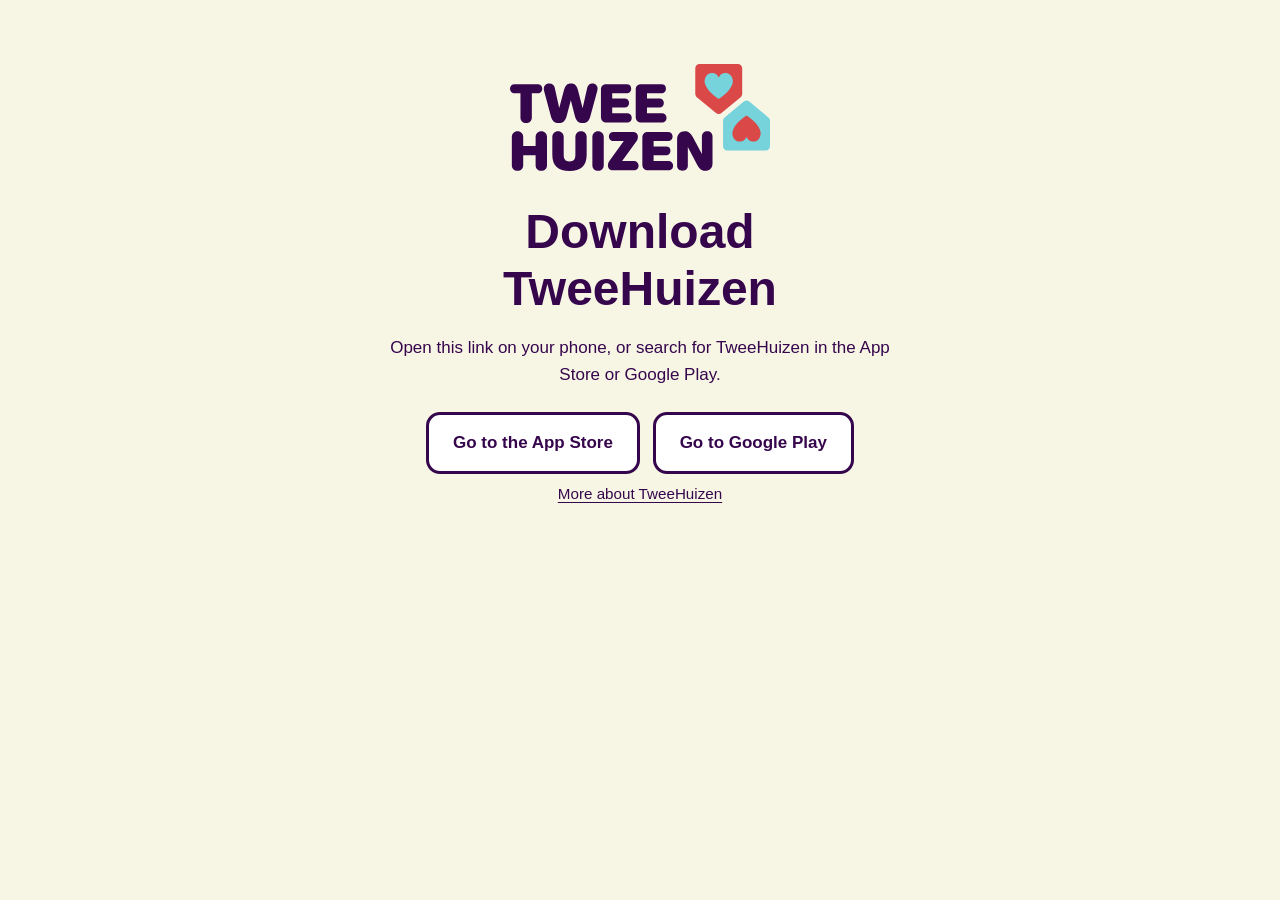
<file: app.html>
<!DOCTYPE html>
<html lang="nl">
<head>
<meta charset="utf-8">
<meta name="viewport" content="width=device-width, initial-scale=1">
<title>TweeHuizen downloaden</title>
<meta name="description" content="Download TweeHuizen, de app voor co-ouders.">
<meta name="robots" content="noindex">
<meta name="theme-color" content="#36064D">
<link rel="icon" type="image/png" href="/assets/favicon-180.png?v=2">
<link rel="apple-touch-icon" href="/assets/favicon-180.png?v=2">
<link rel="stylesheet" href="/assets/stijl-v2.css?v=5">
<!--
  Doorstuurpagina voor de downloadlink in elke uitnodiging die een ouder deelt
  (APP_DOWNLOAD_URL in de app, vanaf versie 2.1).

  Waarom deze pagina bestaat: tot en met 2.0 bevatte die uitnodiging de App
  Store-link, en die opent op een Android-telefoon niets. Een co-ouderapp heeft
  twee ouders nodig. Hier kiest de pagina per toestel: een iPhone of iPad gaat
  meteen door naar de App Store, een Android-telefoon naar Google Play. Een
  computer krijgt beide knoppen.

  Bewust zonder consent.js: deze pagina meet niets en plaatst niets.
-->
<script>
  (function () {
    var ua = navigator.userAgent || "";
    // iPadOS meldt zich sinds versie 13 als een Mac; het aanraakscherm verraadt hem.
    var ios = /iPhone|iPad|iPod/.test(ua) || (/Macintosh/.test(ua) && navigator.maxTouchPoints > 1);
    if (ios) {
      // Zonder landcode, zodat hij in de winkel van elk land opent.
      location.replace("https://apps.apple.com/app/id6761052772");
      return;
    }
    var html = document.documentElement;
    if (/Android/i.test(ua)) {
      location.replace("https://play.google.com/store/apps/details?id=nl.tweehuizen.app");
      return;
    }
    var taal = (navigator.language || "nl").toLowerCase();
    if (taal.indexOf("nl") !== 0) {
      html.className += " is-en";
      html.lang = "en";
    }
  })();
</script>
<style>
  .t-en { display: none; }
  html.is-en .t-en { display: block; }
  html.is-en .t-nl { display: none; }
  .foutpagina .btn { margin: var(--ruimte-s) var(--ruimte-xs); }
  .foutpagina .klein { font-size: 0.95rem; }
</style>
</head>
<body>
<main class="foutpagina">
  <img src="/assets/TH_logo_dark.svg" alt="TweeHuizen" class="logo" width="440" height="181">

  <div class="t-nl" lang="nl">
    <h1>TweeHuizen downloaden</h1>
    <p>Open deze link op je telefoon, of zoek TweeHuizen in de App Store of Google Play.</p>
    <a class="btn btn-primary" href="https://apps.apple.com/app/id6761052772">Naar de App Store</a>
    <a class="btn btn-primary" href="https://play.google.com/store/apps/details?id=nl.tweehuizen.app">Naar Google Play</a>
    <p class="klein"><a href="/">Meer over TweeHuizen</a></p>
  </div>

  <div class="t-en" lang="en">
    <h1>Download TweeHuizen</h1>
    <p>Open this link on your phone, or search for TweeHuizen in the App Store or Google Play.</p>
    <a class="btn btn-primary" href="https://apps.apple.com/app/id6761052772">Go to the App Store</a>
    <a class="btn btn-primary" href="https://play.google.com/store/apps/details?id=nl.tweehuizen.app">Go to Google Play</a>
    <p class="klein"><a href="/support-en.html">More about TweeHuizen</a></p>
  </div>
</main>
</body>
</html>
</file>
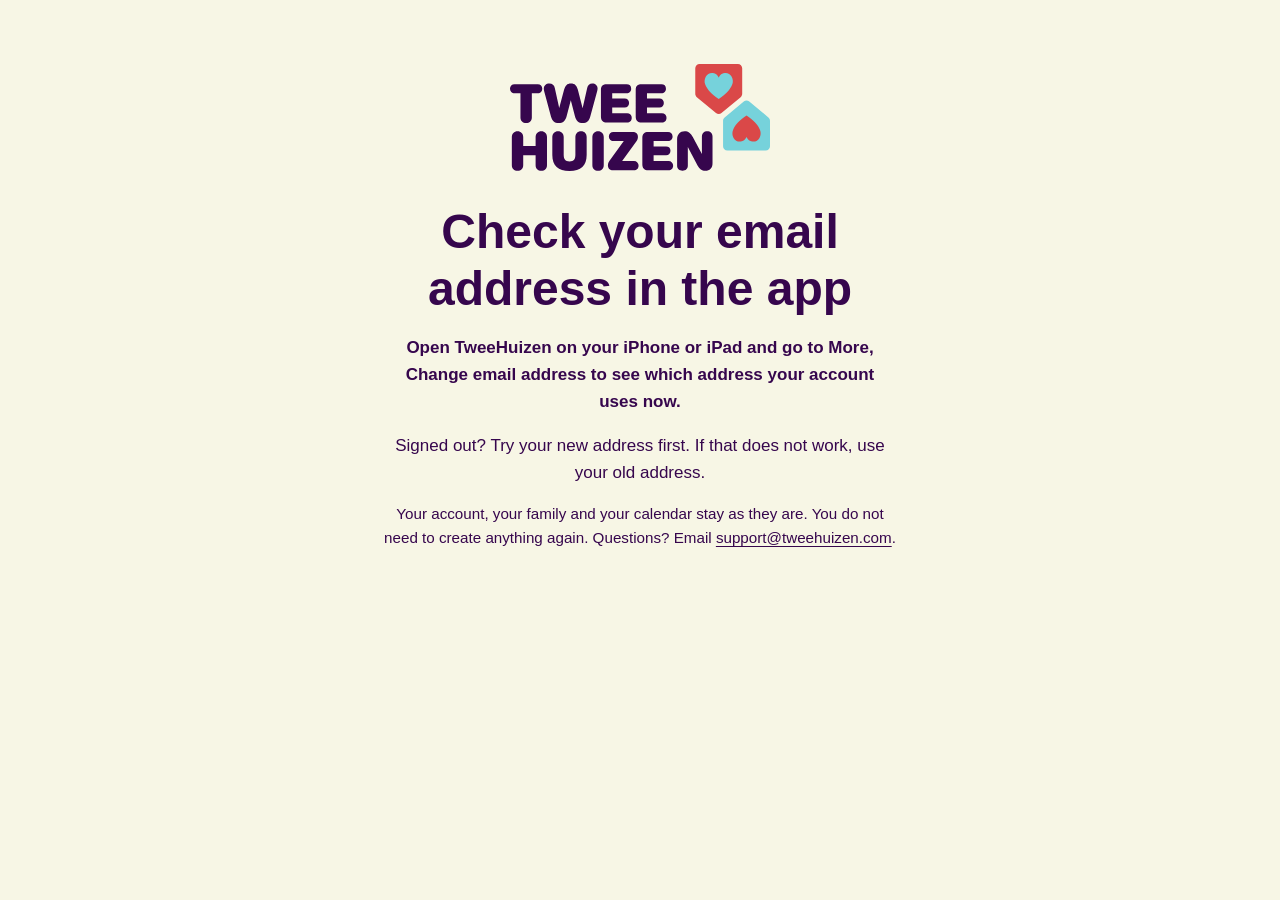
<file: email-bevestigd.html>
<!DOCTYPE html>
<html lang="nl">
<head>
<meta charset="utf-8">
<meta name="viewport" content="width=device-width, initial-scale=1">
<title>Je e-mailadres | TweeHuizen</title>
<meta name="robots" content="noindex">
<meta name="referrer" content="no-referrer">
<meta name="theme-color" content="#36064D">
<link rel="icon" type="image/png" href="/assets/favicon-180.png?v=2">
<link rel="apple-touch-icon" href="/assets/favicon-180.png?v=2">
<link rel="stylesheet" href="/assets/stijl-v2.css?v=5">
<!--
  Terugkeerpagina na het bevestigen van een nieuw e-mailadres (app vanaf 2.1,
  BEVESTIG_REDIRECT in app/account/email.tsx).

  Waarom deze pagina bestaat: Supabase voert de wijziging door zodra iemand op
  de link in de mail tikt, en stuurt daarna door naar deze pagina. Stuurde hij
  meteen door naar tweehuizen://, dan kreeg iemand die de mail op een laptop
  opent alleen een foutmelding van de browser, terwijl zijn inlogadres net was
  veranderd. Codex-review 23 september 2026.

  Wat de pagina doet:
  - Geeft ALLEEN de foutvelden door aan de app (error, error_code,
    error_description), altijd in de query. Tokens gaan nooit mee: de app negeert ze op dit pad
    toch, en een tussenpagina hoort geen sessie door te geven.
  - Haalt alles behalve die foutvelden uit de adresbalk.
  - Opent op een iPhone of iPad meteen de app, die zelf bij de server nagaat
    welk adres er nu staat. Elders legt de pagina uit wat er is gebeurd.
  - Beweert geen succes en geen oorzaak: zonder de app weet deze pagina niet
    of de wijziging rond is, en een foutcode kan ook een serverfout zijn. De
    standaardtekst (ook zonder JavaScript) is daarom neutraal. Codex-tegenlezing
    23 september 2026.

  Bewust zonder consent.js en zonder andere scripts van buiten.
-->
<script>
  (function () {
    var TOEGESTAAN = ["error", "error_code", "error_description"];
    function alleenFouten(tekst) {
      var uit = [];
      var p = new URLSearchParams(tekst);
      TOEGESTAAN.forEach(function (k) {
        p.getAll(k).forEach(function (v) {
          uit.push(encodeURIComponent(k) + "=" + encodeURIComponent(v));
        });
      });
      return uit.join("&");
    }
    // Supabase zet een fout in de query of in het fragment. Naar de app gaat
    // alles in de QUERY: die geeft de router per scherm vers door. Het fragment
    // van een app-link komt daar niet betrouwbaar aan.
    var fouten = [alleenFouten(location.search.slice(1)), alleenFouten(location.hash.slice(1))]
      .filter(function (d) { return d; }).join("&");
    var staart = fouten ? "?" + fouten : "";
    try { history.replaceState(null, "", location.pathname + staart); } catch (e) {}

    var app = "tweehuizen://account/email-bevestigd" + staart;
    window.TH_APP_LINK = app;

    var html = document.documentElement;
    var ua = navigator.userAgent || "";
    // iPadOS meldt zich sinds versie 13 als een Mac; het aanraakscherm verraadt hem.
    var ios = /iPhone|iPad|iPod/.test(ua) || (/Macintosh/.test(ua) && navigator.maxTouchPoints > 1);
    if (ios) html.className += " is-ios";
    if (fouten) html.className += " is-fout";
    var taal = (navigator.language || "nl").toLowerCase();
    if (taal.indexOf("nl") !== 0) {
      html.className += " is-en";
      html.lang = "en";
    }

    document.addEventListener("DOMContentLoaded", function () {
      var knoppen = document.querySelectorAll("a.open-app");
      for (var i = 0; i < knoppen.length; i++) knoppen[i].href = app;
      if (ios) location.href = app;
    });
  })();
</script>
<style>
  .t-en, .alleen-ios, .alleen-fout { display: none; }
  html.is-en .t-en { display: block; }
  html.is-en .t-nl { display: none; }
  html.is-ios .alleen-ios { display: block; }
  html.is-ios a.alleen-ios { display: inline-block; }
  html.is-ios .niet-ios { display: none; }
  html.is-fout .alleen-fout { display: block; }
  html.is-fout .geen-fout { display: none; }
  .foutpagina .btn { margin: var(--ruimte-m) 0; }
  .foutpagina .klein { font-size: 0.95rem; }
</style>
</head>
<body>
<main class="foutpagina">
  <img src="/assets/TH_logo_dark.svg" alt="TweeHuizen" class="logo" width="440" height="181">

  <div class="t-nl" lang="nl">
    <div class="geen-fout">
      <h1>Bekijk je e-mailadres in de app</h1>
      <p class="niet-ios"><strong>Open TweeHuizen op je iPhone of iPad en kijk onder Meer,
      E-mailadres wijzigen welk adres er nu bij je account staat.</strong></p>
      <p class="alleen-ios"><strong>We openen TweeHuizen, zodat je ziet welk adres er nu bij je
      account staat.</strong></p>
      <p>Ben je uitgelogd? Probeer eerst je nieuwe adres, en gebruik je oude adres als dat niet
      werkt.</p>
    </div>
    <div class="alleen-fout">
      <h1>We konden deze bevestiging niet controleren</h1>
      <p><strong>Misschien is de link verlopen of al gebruikt, misschien is je adres al
      gewijzigd.</strong></p>
      <p>Kijk in TweeHuizen onder <strong>Meer, E-mailadres wijzigen</strong> welk adres er nu
      staat. Vraag de wijziging alleen opnieuw aan als daar nog je oude adres staat.</p>
    </div>
    <a class="btn btn-primary open-app alleen-ios" href="tweehuizen://account/email-bevestigd">Open TweeHuizen</a>
    <p class="klein">Je account, je gezin en je agenda blijven gewoon bestaan. Je hoeft niets
    opnieuw aan te maken. Vragen? Mail <a href="mailto:support@tweehuizen.com">support@tweehuizen.com</a>.</p>
  </div>

  <div class="t-en" lang="en">
    <div class="geen-fout">
      <h1>Check your email address in the app</h1>
      <p class="niet-ios"><strong>Open TweeHuizen on your iPhone or iPad and go to More, Change
      email address to see which address your account uses now.</strong></p>
      <p class="alleen-ios"><strong>We are opening TweeHuizen, so you can see which address your
      account uses now.</strong></p>
      <p>Signed out? Try your new address first. If that does not work, use your old address.</p>
    </div>
    <div class="alleen-fout">
      <h1>We could not check this confirmation</h1>
      <p><strong>The link may have expired or been used already, or your address may already have
      changed.</strong></p>
      <p>In TweeHuizen, go to <strong>More, Change email address</strong> to see which address is
      set now. Only request the change again if your old address is still there.</p>
    </div>
    <a class="btn btn-primary open-app alleen-ios" href="tweehuizen://account/email-bevestigd">Open TweeHuizen</a>
    <p class="klein">Your account, your family and your calendar stay as they are. You do not need
    to create anything again. Questions? Email <a href="mailto:support@tweehuizen.com">support@tweehuizen.com</a>.</p>
  </div>
</main>
</body>
</html>
</file>
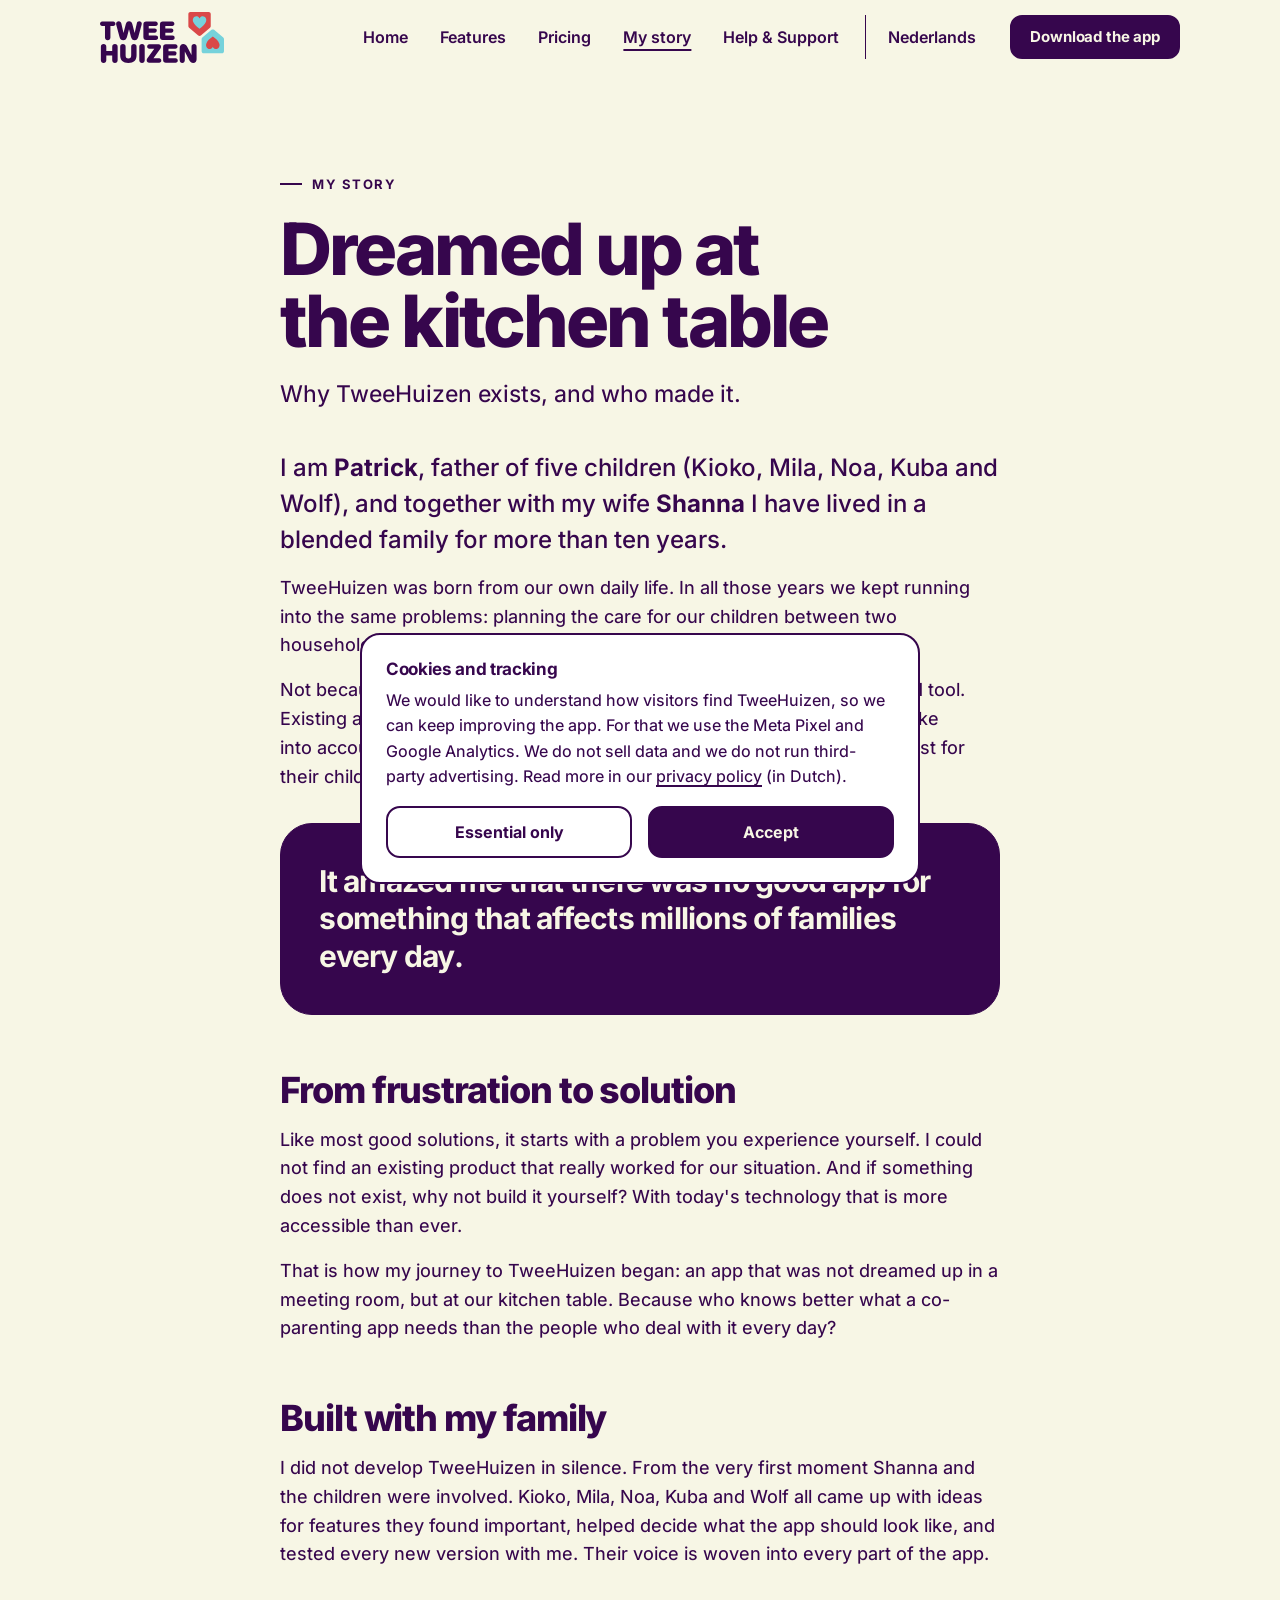
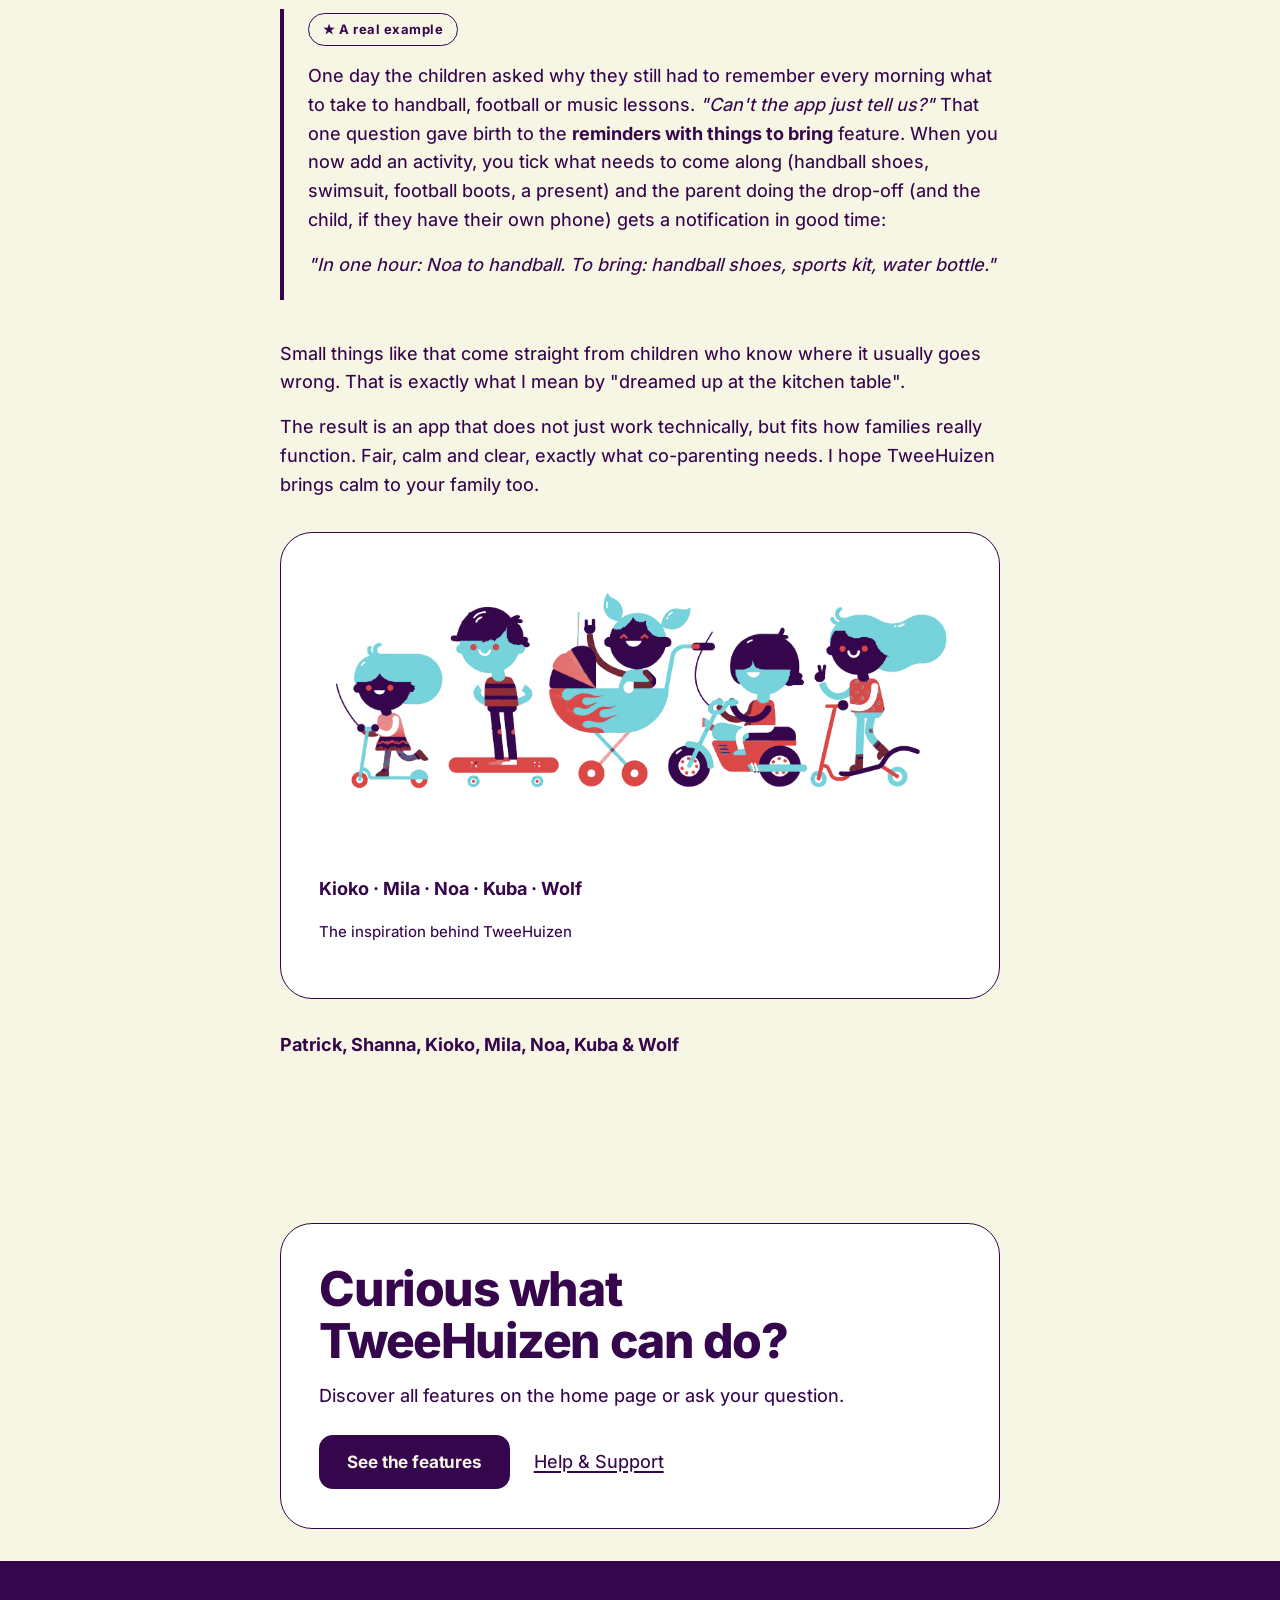
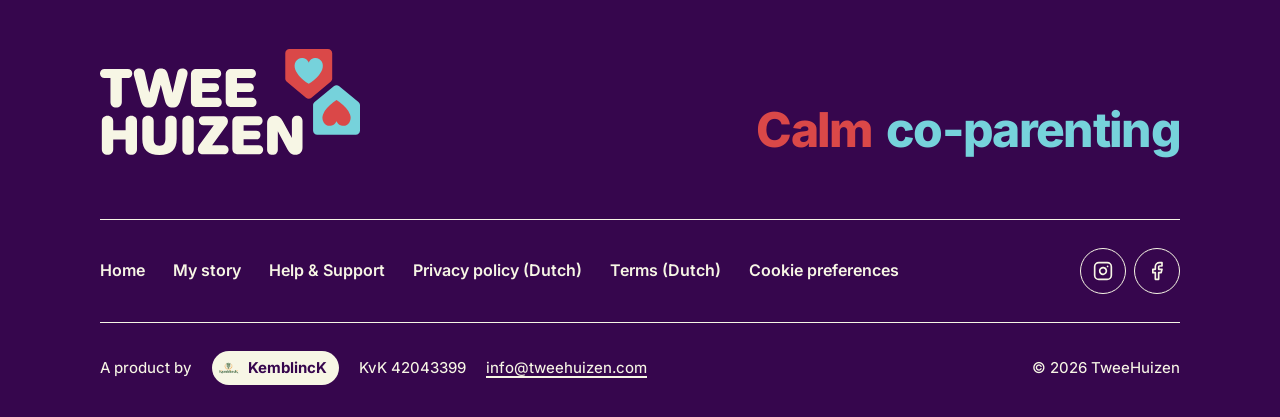
<file: ons-verhaal-en.html>
<!DOCTYPE html>
<html lang="en">
<head>
<meta charset="utf-8">
<meta name="viewport" content="width=device-width, initial-scale=1">
<title>My story | TweeHuizen</title>
<meta name="description" content="Why I made TweeHuizen: an app dreamed up at the kitchen table by a father of five and his children.">
<meta name="theme-color" content="#36064D">
<link rel="canonical" href="https://tweehuizen.com/ons-verhaal-en.html">
<link rel="alternate" hreflang="nl" href="https://tweehuizen.com/ons-verhaal.html">
<link rel="alternate" hreflang="en" href="https://tweehuizen.com/ons-verhaal-en.html">
<link rel="alternate" hreflang="x-default" href="https://tweehuizen.com/ons-verhaal.html">
<meta property="og:type" content="article">
<meta property="og:title" content="My story | TweeHuizen">
<meta property="og:description" content="Why TweeHuizen exists, dreamed up at the kitchen table with my children.">
<meta property="og:url" content="https://tweehuizen.com/ons-verhaal-en.html">
<meta property="og:image" content="https://tweehuizen.com/assets/og-tweehuizen.png?v=2">
<meta property="og:locale" content="en_GB">
<link rel="icon" type="image/png" href="assets/favicon-180.png?v=2">
<link rel="apple-touch-icon" href="assets/favicon-180.png?v=2">
<link rel="preload" href="assets/fonts/inter-latin-wght-normal.woff2" as="font" type="font/woff2" crossorigin>
<script>(function(d){d.classList.add('js');setTimeout(function(){if(!window.thKlaar)d.classList.remove('js');},4000);})(document.documentElement);</script>
<link rel="stylesheet" href="assets/stijl-v3.css?v=2">
</head>
<body>

<a class="skip-link" href="#main">Skip to main content</a>


<header class="topnav">
  <div class="topnav-in">
    <a class="nav-logo" href="index-en.html" aria-label="TweeHuizen, home"><img src="assets/TH_logo_dark.svg" alt="" width="124" height="51"></a>
    <button type="button" class="nav-toggle" aria-expanded="false" aria-controls="hoofdmenu" aria-label="Menu"><span></span><span></span></button>
    <nav class="nav-menu" id="hoofdmenu" aria-label="Main navigation">
      <a href="index-en.html">Home</a>
      <a href="index-en.html#wat-kan-tweehuizen">Features</a>
      <a href="index-en.html#prijzen">Pricing</a>
      <a href="ons-verhaal-en.html" aria-current="page">My story</a>
      <a href="support-en.html">Help &amp; Support</a>
      <a href="ons-verhaal.html" class="lang-switch" hreflang="nl" lang="nl">Nederlands</a>
      <a class="btn btn-primary btn-klein" href="index-en.html#download">Download the app</a>
    </nav>
  </div>
</header>

<main id="main">

<!-- ─── Header ────────────────────────────── -->
<header class="page-header">
  <span class="page-kicker">My story</span>
  <h1 class="page-title">Dreamed up at the kitchen table</h1>
  <p class="page-sub">Why TweeHuizen exists, and who made it.</p>
</header>

<!-- ─── Verhaal ─────────────────────────────── -->
<section class="container story-content">

  <p class="lead">
    I am <strong>Patrick</strong>, father of five children (Kioko, Mila, Noa,
    Kuba and Wolf), and together with my wife <strong>Shanna</strong> I have lived
    in a blended family for more than ten years.
  </p>

  <p>
    TweeHuizen was born from our own daily life. In all those years we kept
    running into the same problems: planning the care for our children between
    two households was complicated, unclear and often a source of
    frustration.
  </p>

  <p>
    Not because the will was not there, but because there simply was no good
    tool. Existing apps lacked essential features, were too complicated or did
    not take into account the dynamics of separated parents who together want
    the best for their children.
  </p>

  <div class="quote-card">
    <blockquote>
      It amazed me that there was no good app for something that affects
      millions of families every day.
    </blockquote>
  </div>

  <h2>From frustration to solution</h2>

  <p>
    Like most good solutions, it starts with a problem you experience
    yourself. I could not find an existing product that really worked for our
    situation. And if something does not exist, why not build it yourself?
    With today's technology that is more accessible than ever.
  </p>

  <p>
    That is how my journey to TweeHuizen began: an app that was not dreamed up
    in a meeting room, but at our kitchen table. Because who knows better what a
    co-parenting app needs than the people who deal with it every
    day?
  </p>

  <h2>Built with my family</h2>

  <p>
    I did not develop TweeHuizen in silence. From the very first moment Shanna
    and the children were involved. Kioko, Mila, Noa, Kuba and Wolf all came up
    with ideas for features they found important, helped decide what the app
    should look like, and tested every new version with me. Their voice is
    woven into every part of the app.
  </p>

  <div class="highlight">
    <div class="highlight-label">★ A real example</div>
    <p>
      One day the children asked why they still had to remember every morning
      what to take to handball, football or music lessons.
      <em>"Can't the app just tell us?"</em> That one question gave birth to
      the <strong>reminders with things to bring</strong> feature. When you now
      add an activity, you tick what needs to come along (handball shoes,
      swimsuit, football boots, a present) and the parent doing the drop-off (and
      the child, if they have their own phone) gets a notification in good time:
    </p>
    <p><em>"In one hour: Noa to handball. To bring: handball shoes, sports kit, water bottle."</em></p>
  </div>

  <p>
    Small things like that come straight from children who know where it
    usually goes wrong. That is exactly what I mean by "dreamed up at the
    kitchen table".
  </p>

  <p>
    The result is an app that does not just work technically, but fits how
    families really function. Fair, calm and clear, exactly what co-parenting
    needs. I hope TweeHuizen brings calm to your family
    too.
  </p>

  <!-- Kinderen-kaart -->
  <div class="kids-section">
    <img src="assets/foto-5-kids-huisstijl-v3.webp" alt="Kioko, Mila, Noa, Kuba and Wolf" width="590" height="280" loading="lazy">
    <div class="kids-names">Kioko · Mila · Noa · Kuba · Wolf</div>
    <p class="kids-caption">The inspiration behind TweeHuizen</p>
  </div>

  <p class="signature">
    <strong>Patrick</strong>, Shanna, Kioko, Mila, Noa, Kuba &amp; Wolf
  </p>

</section>

<!-- ─── CTA ─────────────────────────────────── -->
<section class="container">
  <div class="cta-card">
    <h2 style="margin-top: 0">Curious what TweeHuizen can do?</h2>
    <p>
      Discover all features on the home page or ask your question.
    </p>
    <div class="cta-actions">
      <a href="index-en.html#wat-kan-tweehuizen" class="cta-btn">See the features</a>
      <a href="support-en.html">Help &amp; Support</a>
    </div>
  </div>
</section>

<!-- ─── Footer ──────────────────────────────── -->
</main>

<footer class="footer" role="contentinfo">
  <div class="footer-container">
    <div class="footer-top">
      <a class="footer-brand" href="index-en.html" aria-label="TweeHuizen"><img src="assets/TH_logo_light.svg" alt="" width="260" height="107" loading="lazy"></a>
      <p class="parent-colors footer-parent-colors"><span class="parent-text-a">Calm</span> <span class="parent-text-b">co-parenting</span></p>
    </div>
    <div class="footer-midden">
      <div class="footer-links">
        <a href="index-en.html">Home</a>
        <a href="ons-verhaal-en.html">My story</a>
        <a href="support-en.html">Help &amp; Support</a>
        <a href="privacy.html" hreflang="nl">Privacy policy (Dutch)</a>
        <a href="voorwaarden.html" hreflang="nl">Terms (Dutch)</a>
        <button type="button" class="cookie-link" onclick="window.tweeHuizenCookievoorkeuren &amp;&amp; window.tweeHuizenCookievoorkeuren();">Cookie preferences</button>
      </div>
      <nav class="footer-social" aria-label="Follow TweeHuizen on social media">
        <a href="https://www.instagram.com/twee.huizen" target="_blank" rel="noopener" aria-label="TweeHuizen on Instagram"><svg viewBox="0 0 24 24" fill="none" stroke="currentColor" stroke-width="2" stroke-linecap="round" stroke-linejoin="round" aria-hidden="true"><rect x="2" y="2" width="20" height="20" rx="5" ry="5"></rect><path d="M16 11.37A4 4 0 1 1 12.63 8 4 4 0 0 1 16 11.37z"></path><line x1="17.5" y1="6.5" x2="17.51" y2="6.5"></line></svg></a>
        <a href="https://www.facebook.com/share/1awK8HkGwE/" target="_blank" rel="noopener" aria-label="TweeHuizen on Facebook"><svg viewBox="0 0 24 24" fill="none" stroke="currentColor" stroke-width="2" stroke-linecap="round" stroke-linejoin="round" aria-hidden="true"><path d="M18 2h-3a5 5 0 0 0-5 5v3H7v4h3v8h4v-8h3l1-4h-4V7a1 1 0 0 1 1-1h3z"></path></svg></a>
      </nav>
    </div>
    <div class="footer-onder">
      <address class="footer-legal">
        <span>A product by</span> <a href="https://kemblinck.nl" class="footer-kemblinck"><img src="kemblinck-logo-64.png?v=1" alt="" class="footer-kemblinck__logo" width="22" height="22" loading="lazy"><strong>KemblincK</strong></a>
        <span>KvK 42043399</span>
        <a href="mailto:info@tweehuizen.com">info@tweehuizen.com</a>
      </address>
      <div class="footer-copy">&copy; <span id="year">2026</span> TweeHuizen</div>
    </div>
  </div>
</footer>

<script>
  var y = document.getElementById('year');
  if (y) { y.textContent = new Date().getFullYear(); }
</script>

<script src="consent.js?v=3" defer></script>
<script src="assets/site.js?v=1" defer></script>
</body>
</html>
</file>
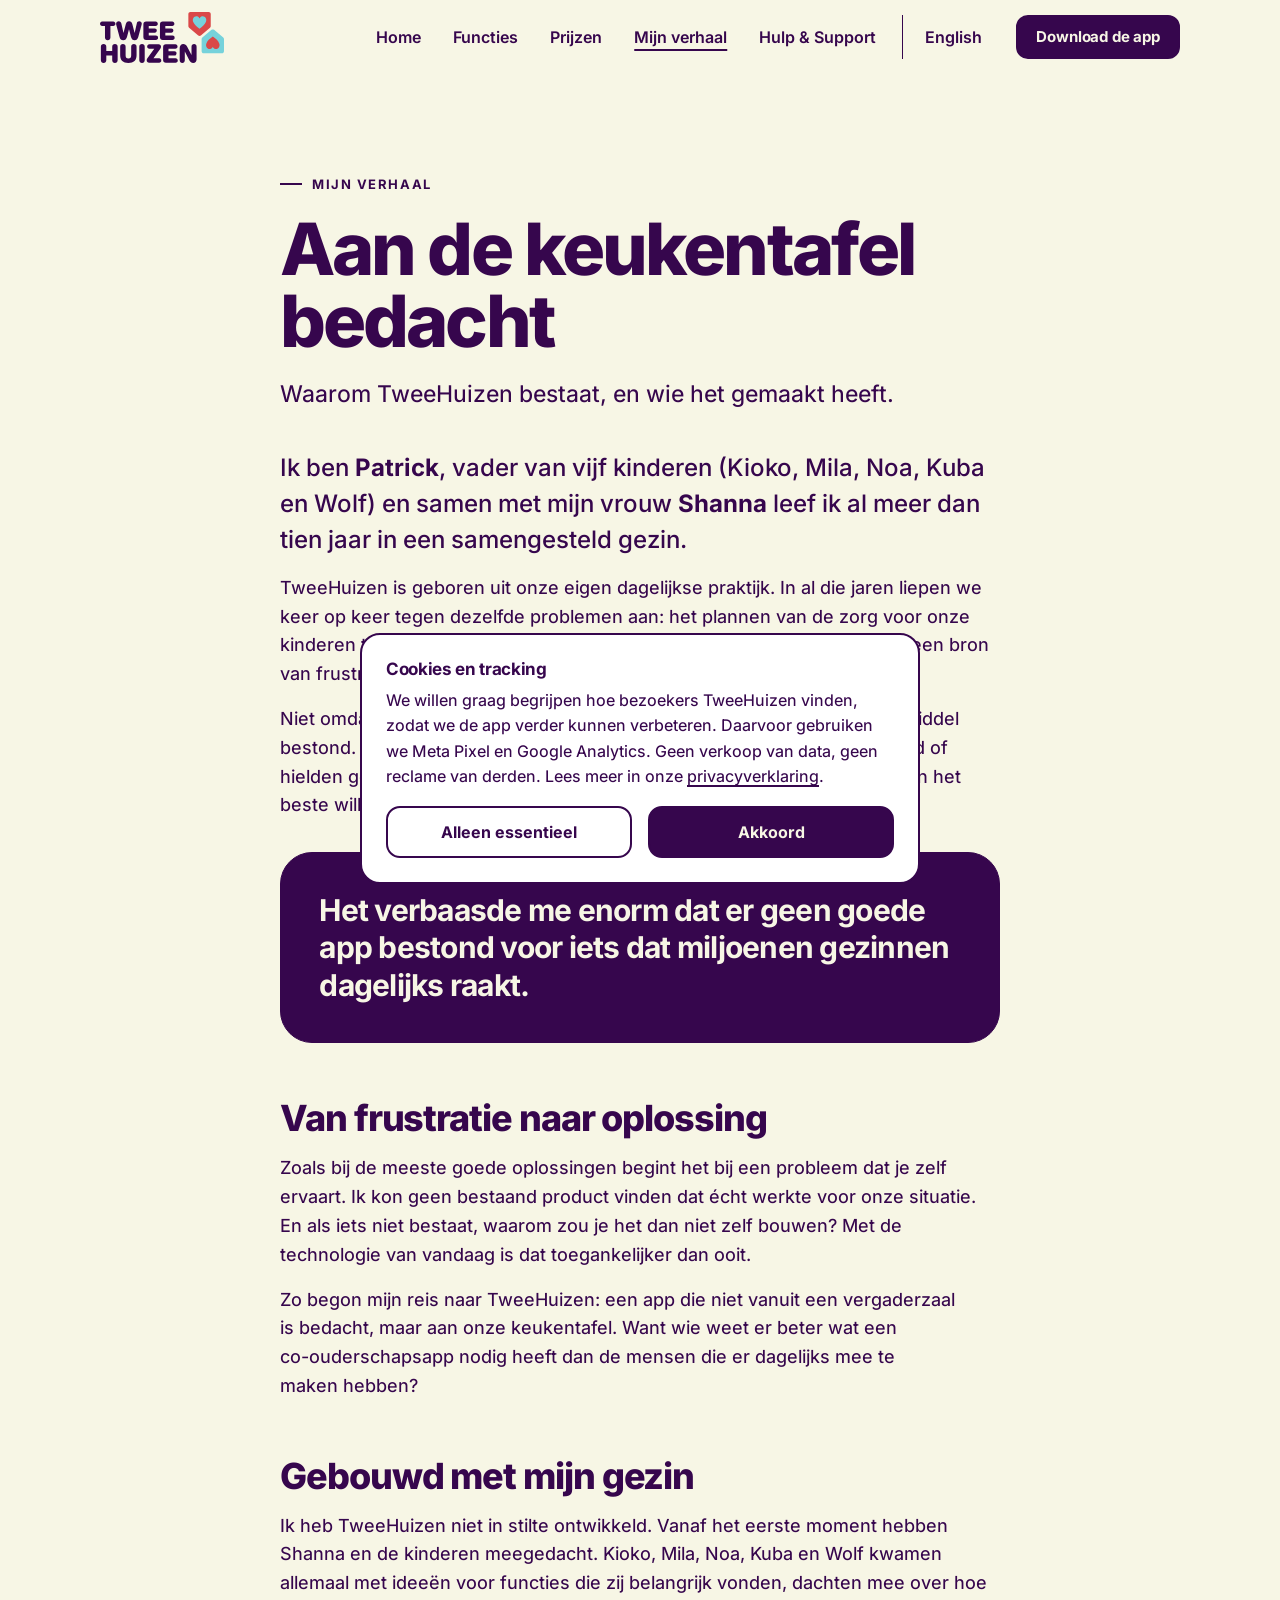
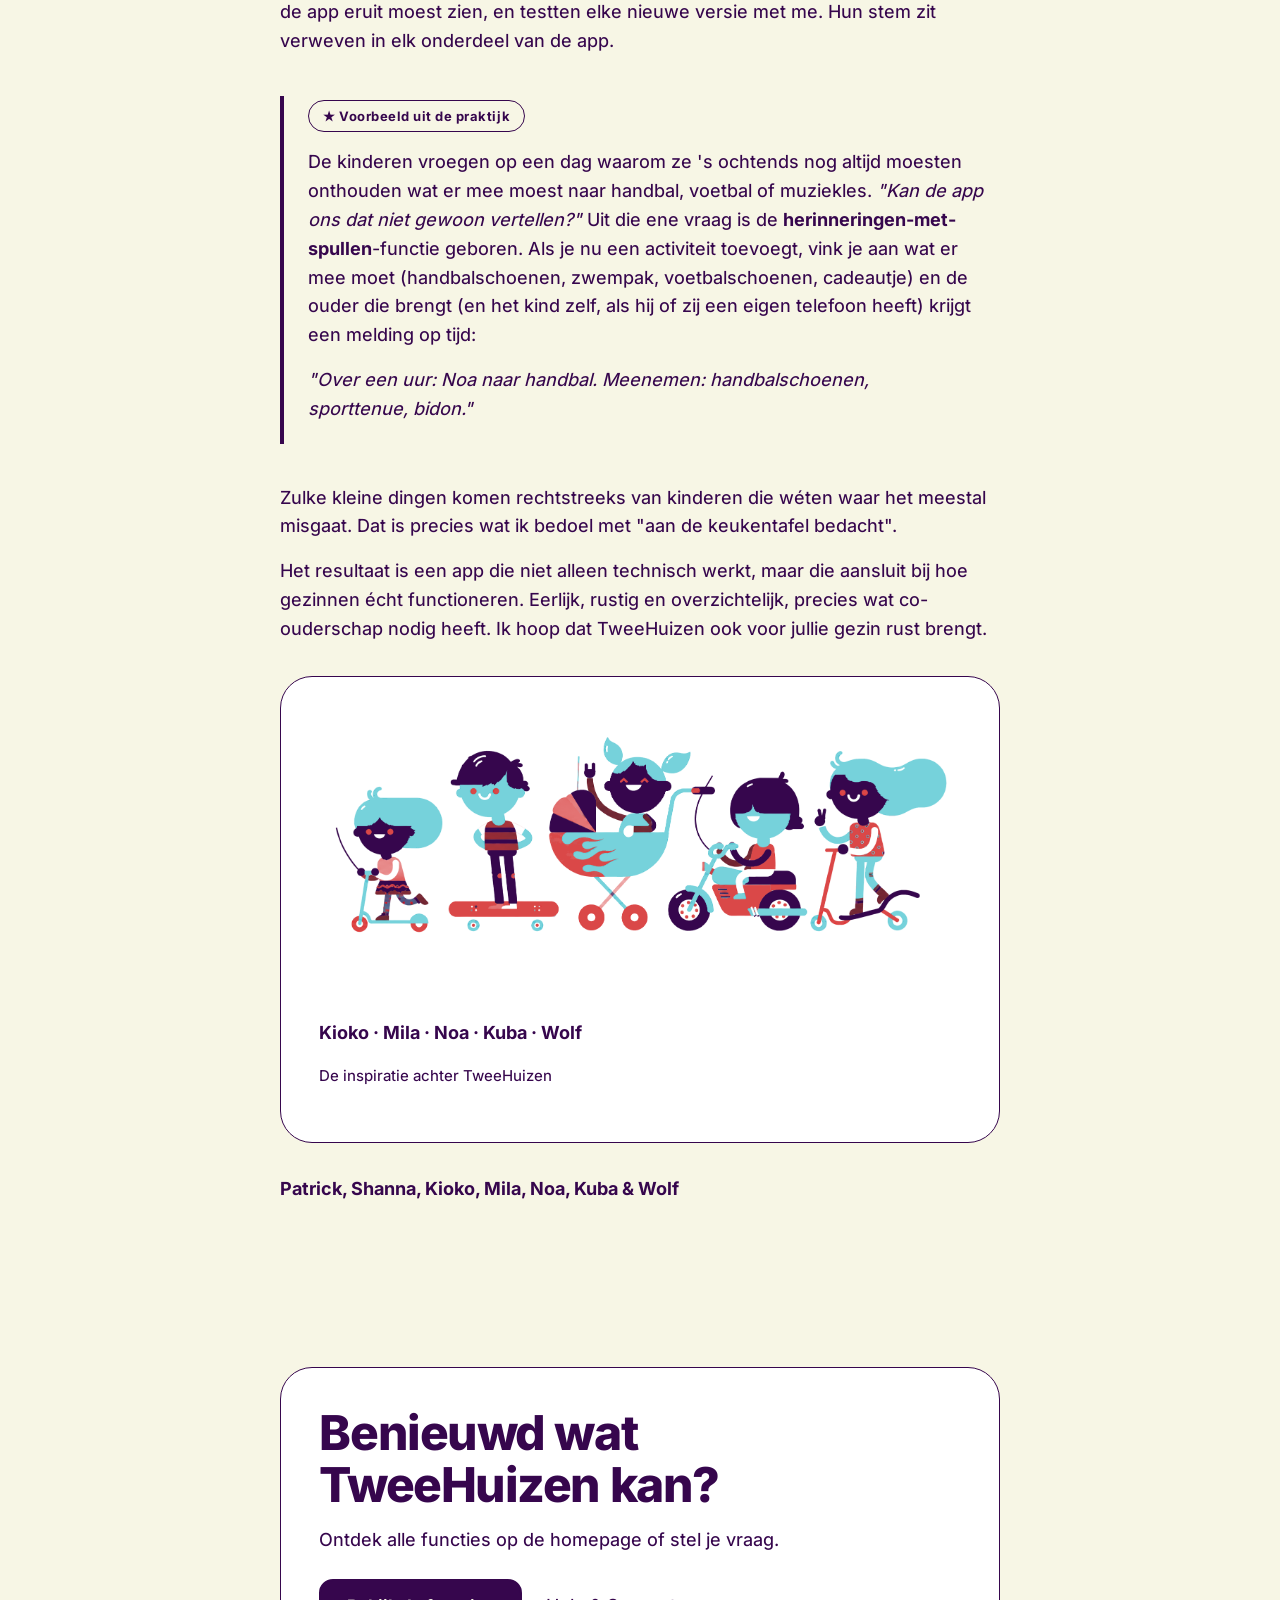
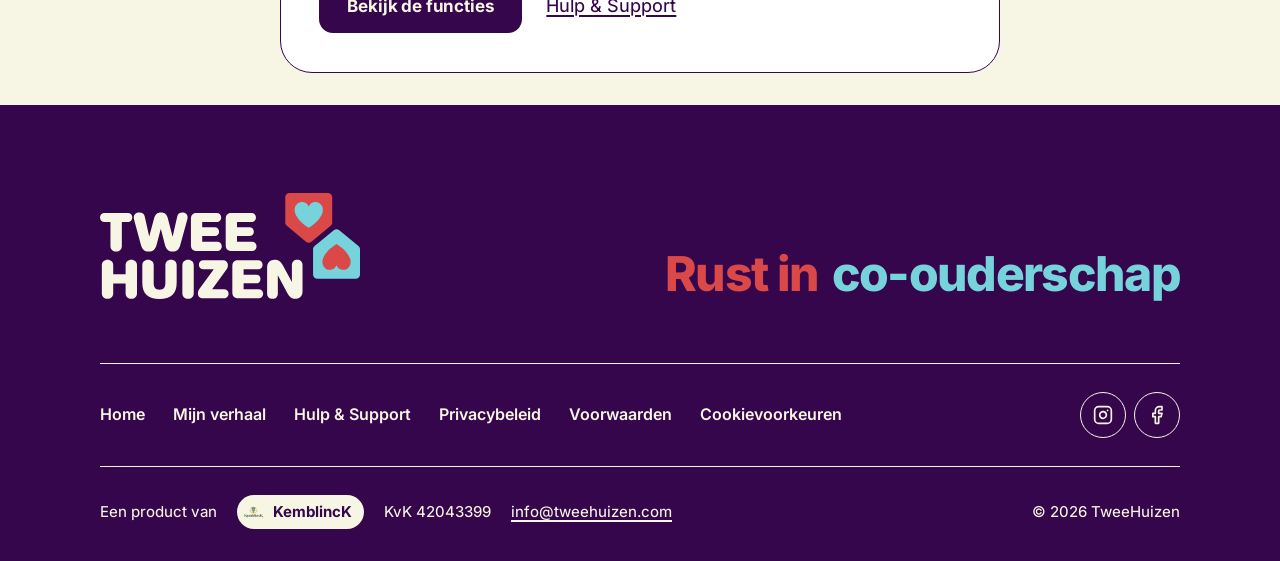
<file: ons-verhaal.html>
<!DOCTYPE html>
<html lang="nl">
<head>
<meta charset="utf-8">
<meta name="viewport" content="width=device-width, initial-scale=1">
<title>Mijn verhaal | TweeHuizen</title>
<meta name="description" content="Waarom ik TweeHuizen heb gemaakt: een app bedacht aan de keukentafel door een vader van vijf en zijn kinderen.">
<meta name="theme-color" content="#36064D">
<link rel="canonical" href="https://tweehuizen.com/ons-verhaal.html">
<link rel="alternate" hreflang="nl" href="https://tweehuizen.com/ons-verhaal.html">
<link rel="alternate" hreflang="en" href="https://tweehuizen.com/ons-verhaal-en.html">
<link rel="alternate" hreflang="x-default" href="https://tweehuizen.com/ons-verhaal.html">
<meta property="og:type" content="article">
<meta property="og:title" content="Mijn verhaal | TweeHuizen">
<meta property="og:description" content="Waarom TweeHuizen bestaat, aan de keukentafel bedacht met mijn kinderen.">
<meta property="og:url" content="https://tweehuizen.com/ons-verhaal.html">
<meta property="og:image" content="https://tweehuizen.com/assets/og-tweehuizen.png?v=2">
<meta property="og:locale" content="nl_NL">
<link rel="icon" type="image/png" href="assets/favicon-180.png?v=2">
<link rel="apple-touch-icon" href="assets/favicon-180.png?v=2">
<link rel="preload" href="assets/fonts/inter-latin-wght-normal.woff2" as="font" type="font/woff2" crossorigin>
<script>(function(d){d.classList.add('js');setTimeout(function(){if(!window.thKlaar)d.classList.remove('js');},4000);})(document.documentElement);</script>
<link rel="stylesheet" href="assets/stijl-v3.css?v=2">
</head>
<body>

<a class="skip-link" href="#main">Ga naar hoofdinhoud</a>


<header class="topnav">
  <div class="topnav-in">
    <a class="nav-logo" href="index.html" aria-label="TweeHuizen, naar de homepagina"><img src="assets/TH_logo_dark.svg" alt="" width="124" height="51"></a>
    <button type="button" class="nav-toggle" aria-expanded="false" aria-controls="hoofdmenu" aria-label="Menu"><span></span><span></span></button>
    <nav class="nav-menu" id="hoofdmenu" aria-label="Hoofdnavigatie">
      <a href="index.html">Home</a>
      <a href="index.html#wat-kan-tweehuizen">Functies</a>
      <a href="index.html#prijzen">Prijzen</a>
      <a href="ons-verhaal.html" aria-current="page">Mijn verhaal</a>
      <a href="support.html">Hulp &amp; Support</a>
      <a href="ons-verhaal-en.html" class="lang-switch" hreflang="en" lang="en">English</a>
      <a class="btn btn-primary btn-klein" href="index.html#download">Download de app</a>
    </nav>
  </div>
</header>

<main id="main">

<!-- ─── Header ────────────────────────────── -->
<header class="page-header">
  <span class="page-kicker">Mijn verhaal</span>
  <h1 class="page-title">Aan de keukentafel bedacht</h1>
  <p class="page-sub">Waarom TweeHuizen bestaat, en wie het gemaakt heeft.</p>
</header>

<!-- ─── Verhaal ─────────────────────────────── -->
<section class="container story-content">

  <p class="lead">
    Ik ben <strong>Patrick</strong>, vader van vijf kinderen (Kioko, Mila, Noa,
    Kuba en Wolf) en samen met mijn vrouw <strong>Shanna</strong> leef ik al
    meer dan tien jaar in een samengesteld gezin.
  </p>

  <p>
    TweeHuizen is geboren uit onze eigen dagelijkse praktijk. In al die jaren
    liepen we keer op keer tegen dezelfde problemen aan: het plannen van de zorg
    voor onze kinderen tussen twee huishoudens was ingewikkeld, onduidelijk en
    vaak een bron van frustratie.
  </p>

  <p>
    Niet omdat de wil er niet was, maar omdat er simpelweg geen goed hulpmiddel
    bestond. Bestaande apps misten essentiële functies, waren te ingewikkeld of
    hielden geen rekening met de dynamiek van gescheiden ouders die samen het
    beste willen voor hun kinderen.
  </p>

  <div class="quote-card">
    <blockquote>
      Het verbaasde me enorm dat er geen goede app bestond voor iets dat
      miljoenen gezinnen dagelijks raakt.
    </blockquote>
  </div>

  <h2>Van frustratie naar oplossing</h2>

  <p>
    Zoals bij de meeste goede oplossingen begint het bij een probleem dat je
    zelf ervaart. Ik kon geen bestaand product vinden dat écht werkte voor onze
    situatie. En als iets niet bestaat, waarom zou je het dan niet zelf bouwen?
    Met de technologie van vandaag is dat toegankelijker dan ooit.
  </p>

  <p>
    Zo begon mijn reis naar TweeHuizen: een app die niet vanuit een vergaderzaal
    is bedacht, maar aan onze keukentafel. Want wie weet er beter wat een
    co-ouderschapsapp nodig heeft dan de mensen die er dagelijks mee te maken
    hebben?
  </p>

  <h2>Gebouwd met mijn gezin</h2>

  <p>
    Ik heb TweeHuizen niet in stilte ontwikkeld. Vanaf het eerste moment hebben
    Shanna en de kinderen meegedacht. Kioko, Mila, Noa, Kuba en Wolf kwamen
    allemaal met ideeën voor functies die zij belangrijk vonden, dachten mee
    over hoe de app eruit moest zien, en testten elke nieuwe versie met me. Hun
    stem zit verweven in elk onderdeel van de app.
  </p>

  <div class="highlight">
    <div class="highlight-label">★ Voorbeeld uit de praktijk</div>
    <p>
      De kinderen vroegen op een dag waarom ze 's ochtends nog altijd moesten
      onthouden wat er mee moest naar handbal, voetbal of muziekles.
      <em>"Kan de app ons dat niet gewoon vertellen?"</em> Uit die ene vraag is
      de <strong>herinneringen-met-spullen</strong>-functie geboren. Als je nu
      een activiteit toevoegt, vink je aan wat er mee moet (handbalschoenen,
      zwempak, voetbalschoenen, cadeautje) en de ouder die brengt (en het kind
      zelf, als hij of zij een eigen telefoon heeft) krijgt een melding op tijd:
    </p>
    <p><em>"Over een uur: Noa naar handbal. Meenemen: handbalschoenen, sporttenue, bidon."</em></p>
  </div>

  <p>
    Zulke kleine dingen komen rechtstreeks van kinderen die wéten waar het
    meestal misgaat. Dat is precies wat ik bedoel met "aan de keukentafel
    bedacht".
  </p>

  <p>
    Het resultaat is een app die niet alleen technisch werkt, maar die aansluit
    bij hoe gezinnen écht functioneren. Eerlijk, rustig en overzichtelijk,
    precies wat co-ouderschap nodig heeft. Ik hoop dat TweeHuizen ook voor
    jullie gezin rust brengt.
  </p>

  <!-- Kinderen-kaart -->
  <div class="kids-section">
    <img src="assets/foto-5-kids-huisstijl-v3.webp" alt="Kioko, Mila, Noa, Kuba en Wolf" width="590" height="280" loading="lazy">
    <div class="kids-names">Kioko · Mila · Noa · Kuba · Wolf</div>
    <p class="kids-caption">De inspiratie achter TweeHuizen</p>
  </div>

  <p class="signature">
    <strong>Patrick</strong>, Shanna, Kioko, Mila, Noa, Kuba &amp; Wolf
  </p>

</section>

<!-- ─── CTA ─────────────────────────────────── -->
<section class="container">
  <div class="cta-card">
    <h2 style="margin-top: 0">Benieuwd wat TweeHuizen kan?</h2>
    <p>
      Ontdek alle functies op de homepage of stel je vraag.
    </p>
    <div class="cta-actions">
      <a href="index.html#wat-kan-tweehuizen" class="cta-btn">Bekijk de functies</a>
      <a href="support.html">Hulp &amp; Support</a>
    </div>
  </div>
</section>

<!-- ─── Footer ──────────────────────────────── -->
</main>

<footer class="footer" role="contentinfo">
  <div class="footer-container">
    <div class="footer-top">
      <a class="footer-brand" href="index.html" aria-label="TweeHuizen"><img src="assets/TH_logo_light.svg" alt="" width="260" height="107" loading="lazy"></a>
      <p class="parent-colors footer-parent-colors"><span class="parent-text-a">Rust in</span> <span class="parent-text-b">co-ouderschap</span></p>
    </div>
    <div class="footer-midden">
      <div class="footer-links">
        <a href="index.html">Home</a>
        <a href="ons-verhaal.html">Mijn verhaal</a>
        <a href="support.html">Hulp &amp; Support</a>
        <a href="privacy.html">Privacybeleid</a>
        <a href="voorwaarden.html">Voorwaarden</a>
        <button type="button" class="cookie-link" onclick="window.tweeHuizenCookievoorkeuren &amp;&amp; window.tweeHuizenCookievoorkeuren();">Cookievoorkeuren</button>
      </div>
      <nav class="footer-social" aria-label="Volg TweeHuizen op social media">
        <a href="https://www.instagram.com/twee.huizen" target="_blank" rel="noopener" aria-label="TweeHuizen op Instagram"><svg viewBox="0 0 24 24" fill="none" stroke="currentColor" stroke-width="2" stroke-linecap="round" stroke-linejoin="round" aria-hidden="true"><rect x="2" y="2" width="20" height="20" rx="5" ry="5"></rect><path d="M16 11.37A4 4 0 1 1 12.63 8 4 4 0 0 1 16 11.37z"></path><line x1="17.5" y1="6.5" x2="17.51" y2="6.5"></line></svg></a>
        <a href="https://www.facebook.com/share/1awK8HkGwE/" target="_blank" rel="noopener" aria-label="TweeHuizen op Facebook"><svg viewBox="0 0 24 24" fill="none" stroke="currentColor" stroke-width="2" stroke-linecap="round" stroke-linejoin="round" aria-hidden="true"><path d="M18 2h-3a5 5 0 0 0-5 5v3H7v4h3v8h4v-8h3l1-4h-4V7a1 1 0 0 1 1-1h3z"></path></svg></a>
      </nav>
    </div>
    <div class="footer-onder">
      <address class="footer-legal">
        <span>Een product van</span> <a href="https://kemblinck.nl" class="footer-kemblinck"><img src="kemblinck-logo-64.png?v=1" alt="" class="footer-kemblinck__logo" width="22" height="22" loading="lazy"><strong>KemblincK</strong></a>
        <span>KvK 42043399</span>
        <a href="mailto:info@tweehuizen.com">info@tweehuizen.com</a>
      </address>
      <div class="footer-copy">&copy; <span id="year">2026</span> TweeHuizen</div>
    </div>
  </div>
</footer>

<script>
  var y = document.getElementById('year');
  if (y) { y.textContent = new Date().getFullYear(); }
</script>

<script src="consent.js?v=3" defer></script>
<script src="assets/site.js?v=1" defer></script>
</body>
</html>
</file>
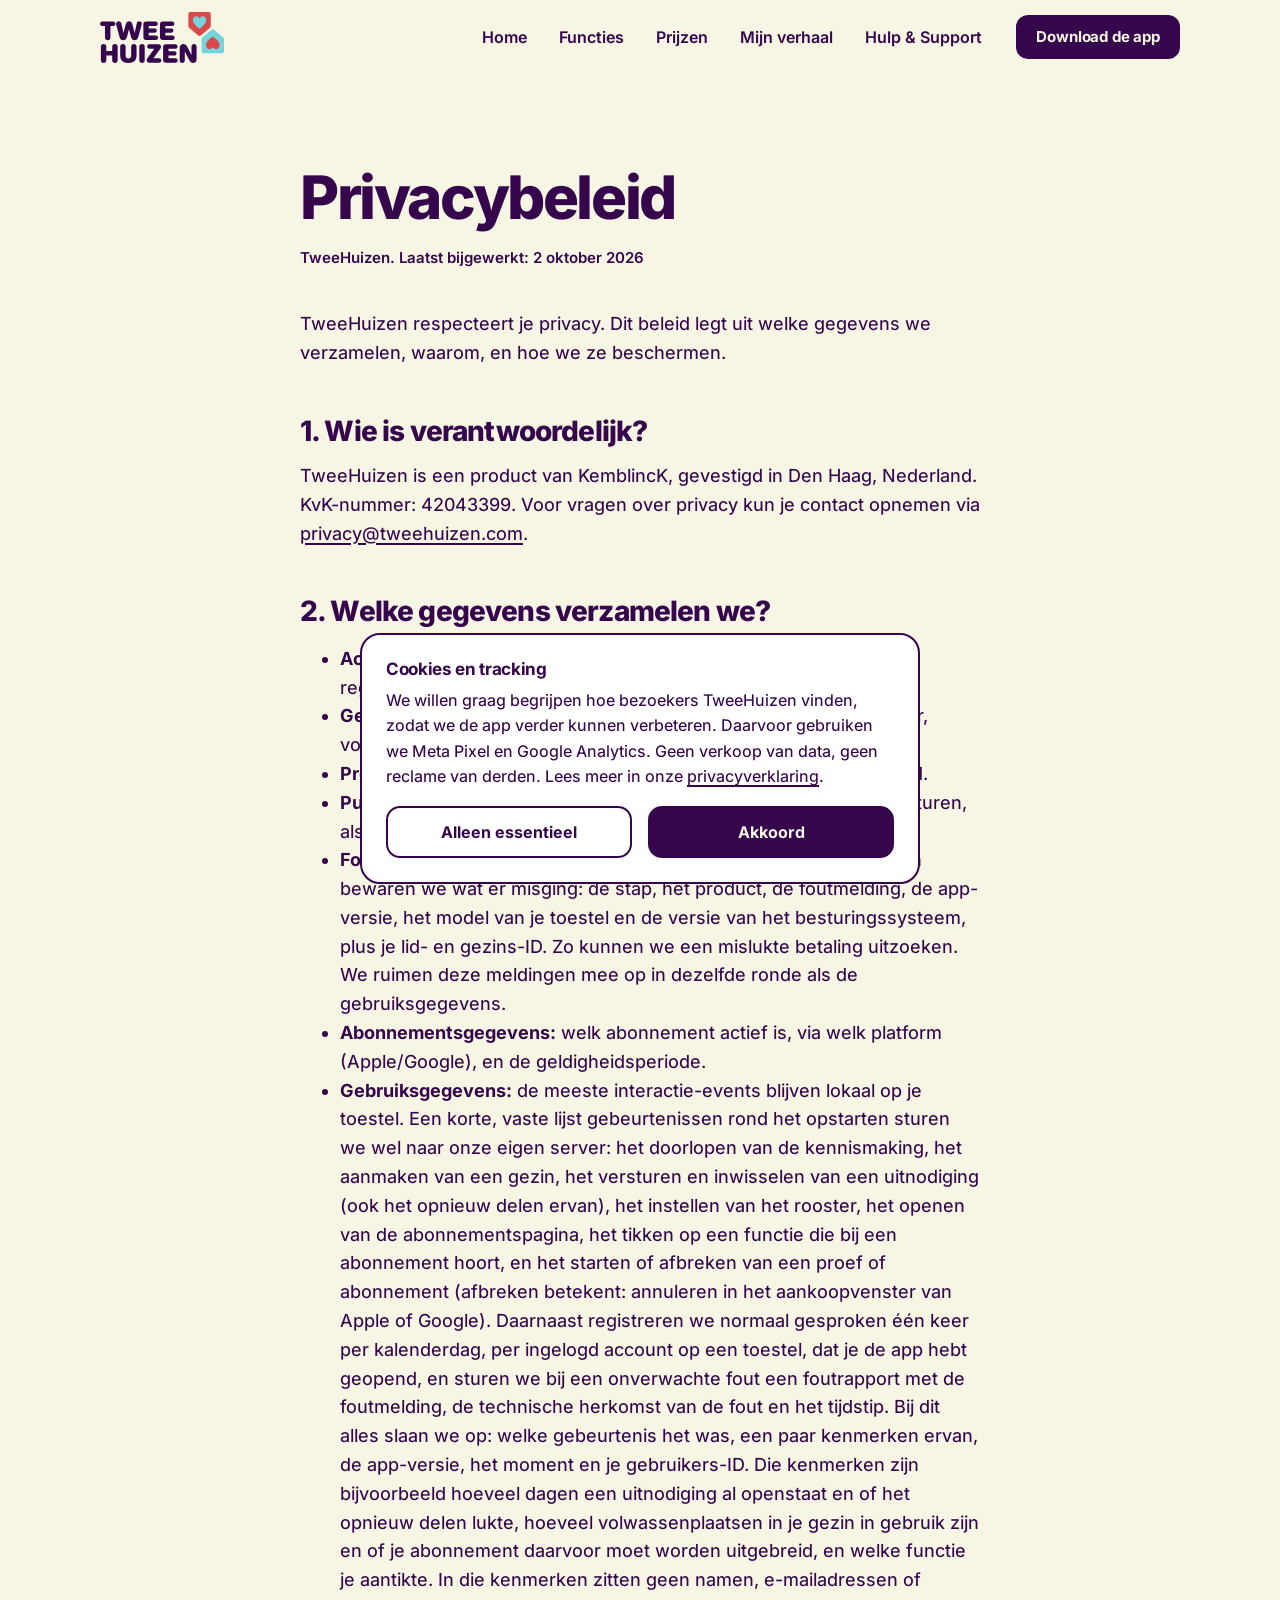
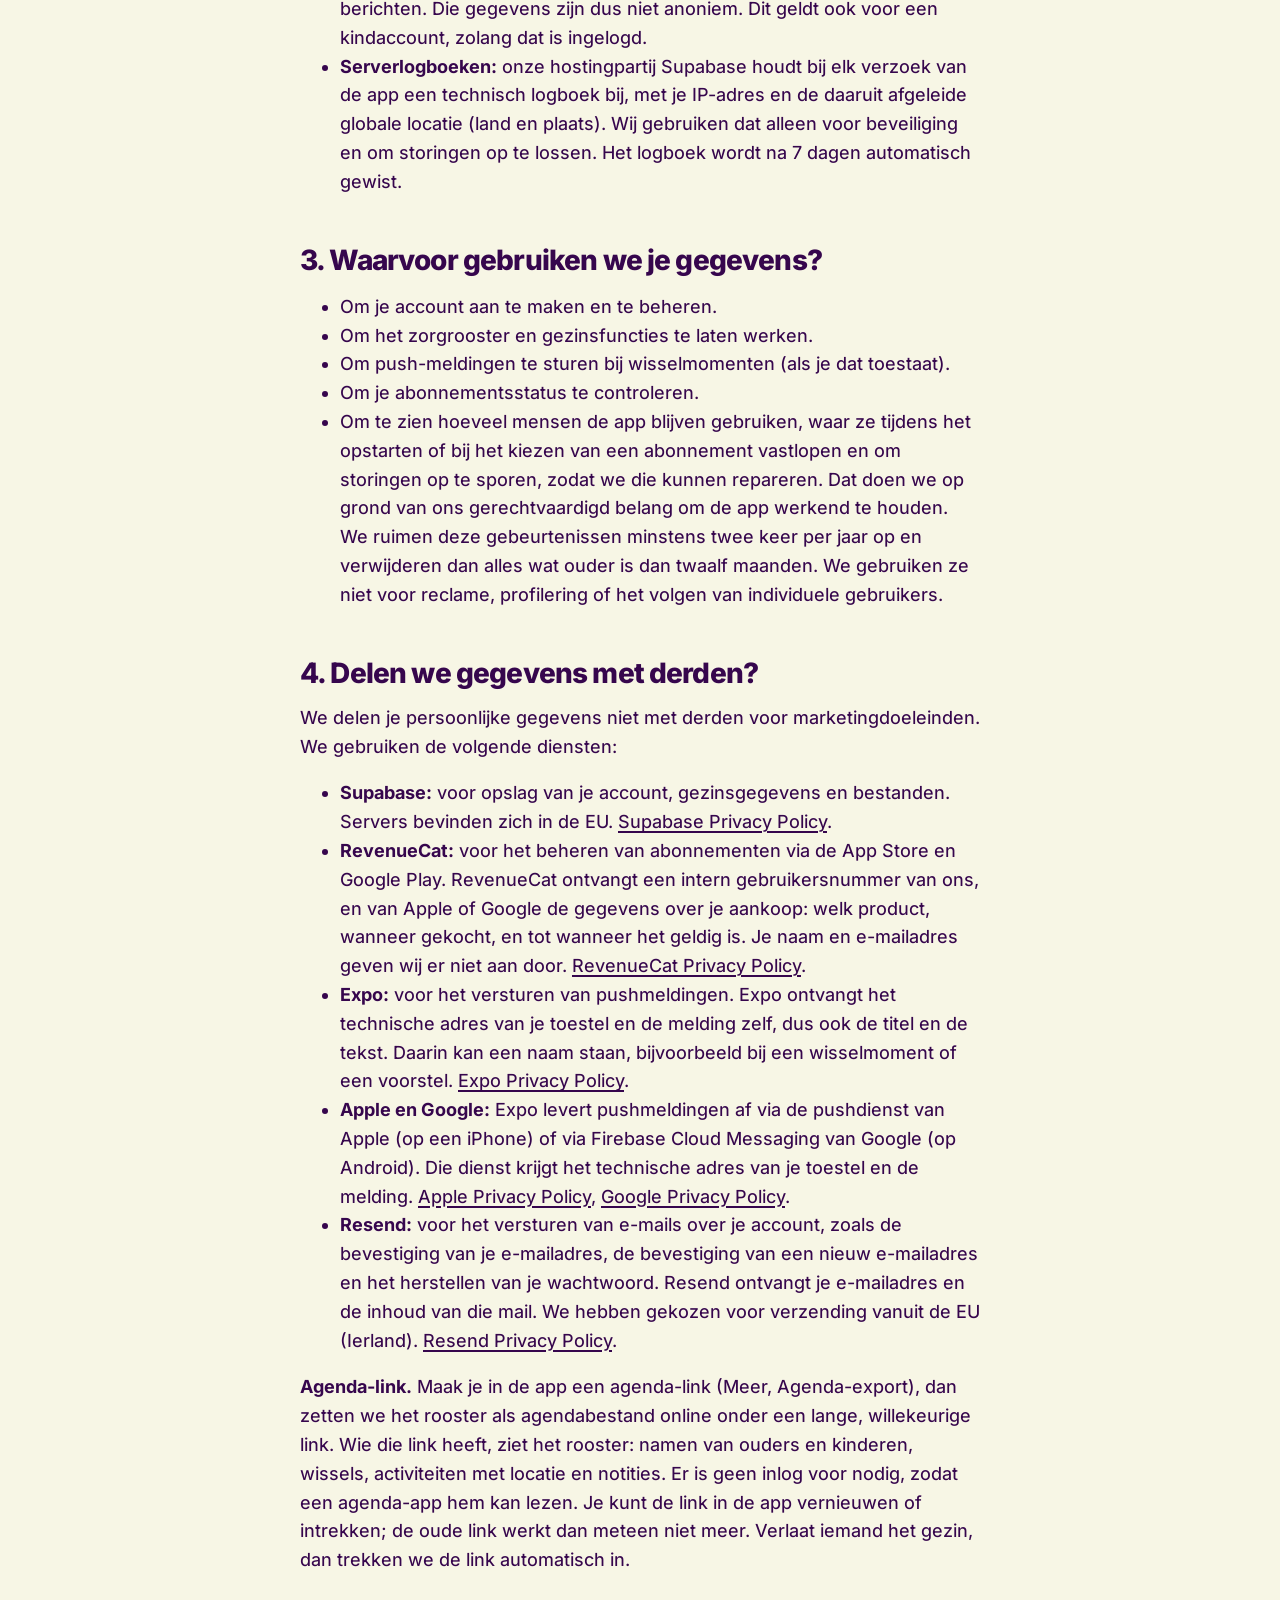
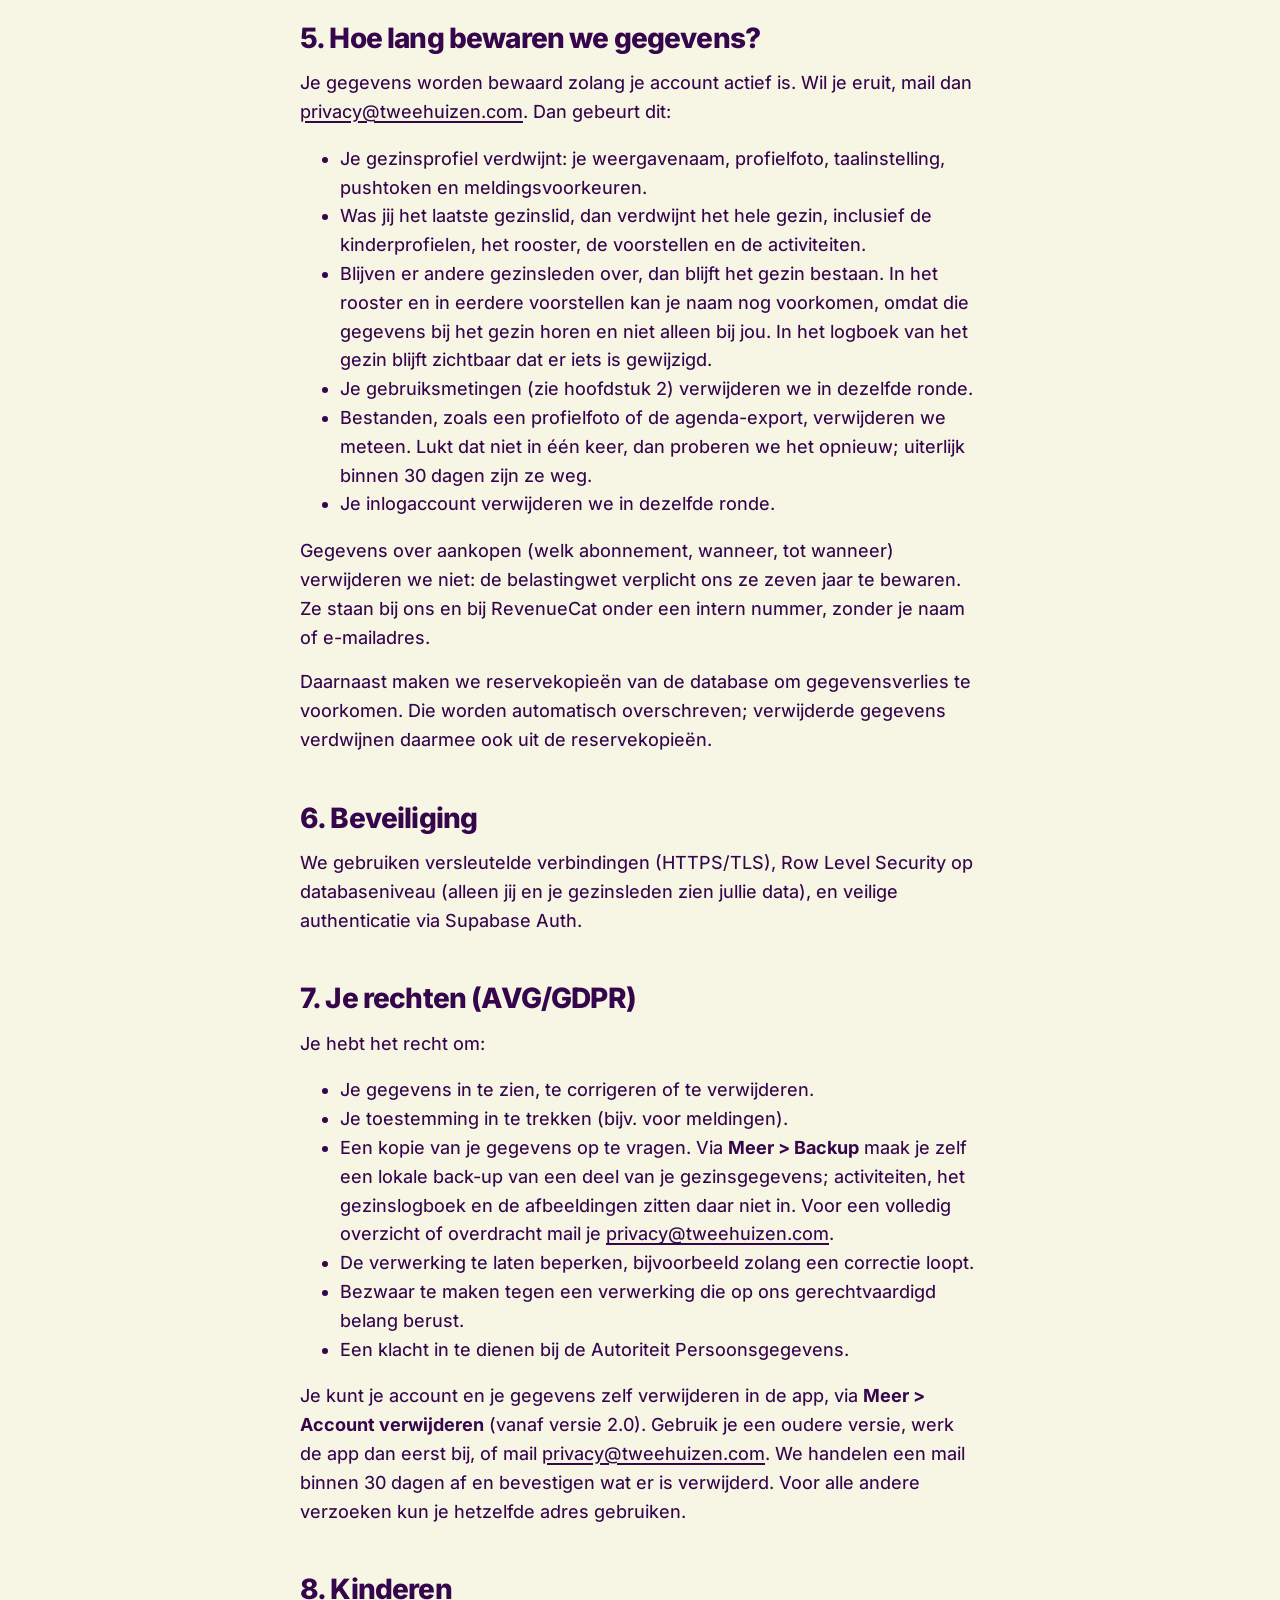
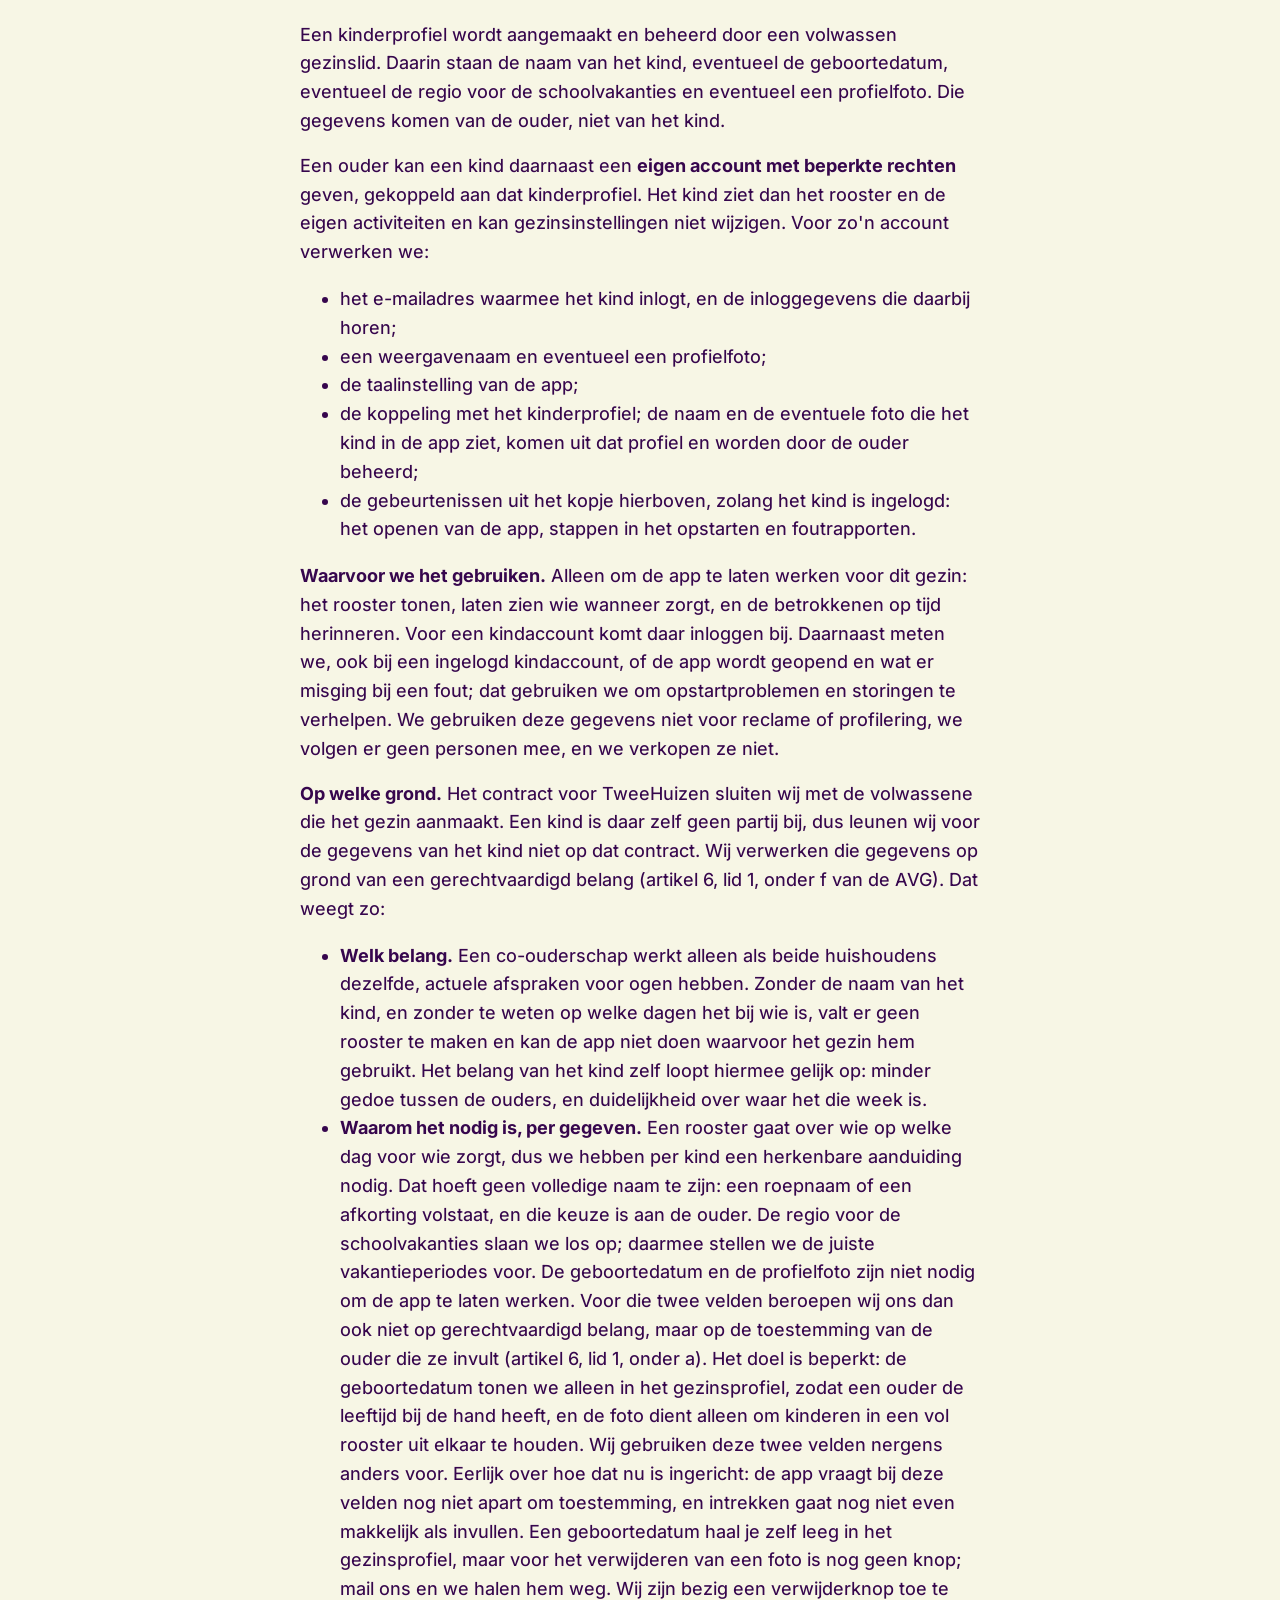
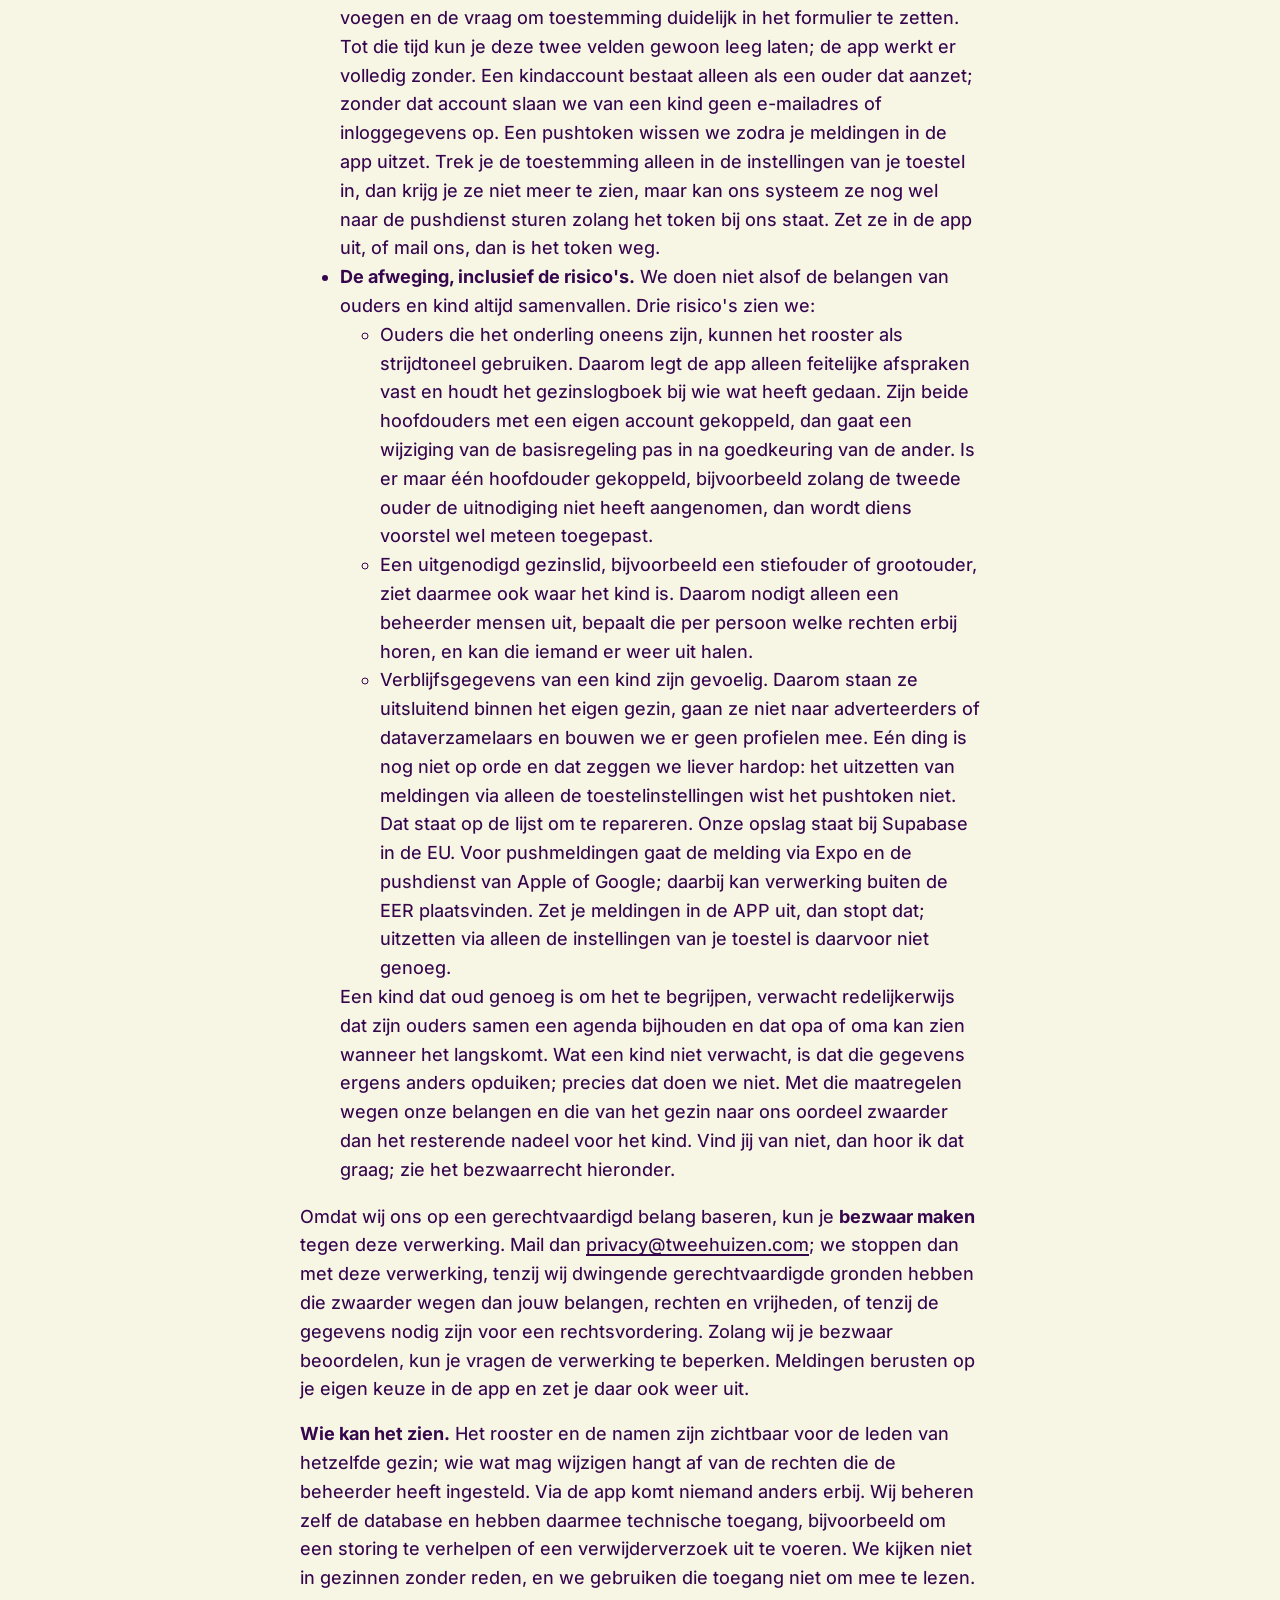
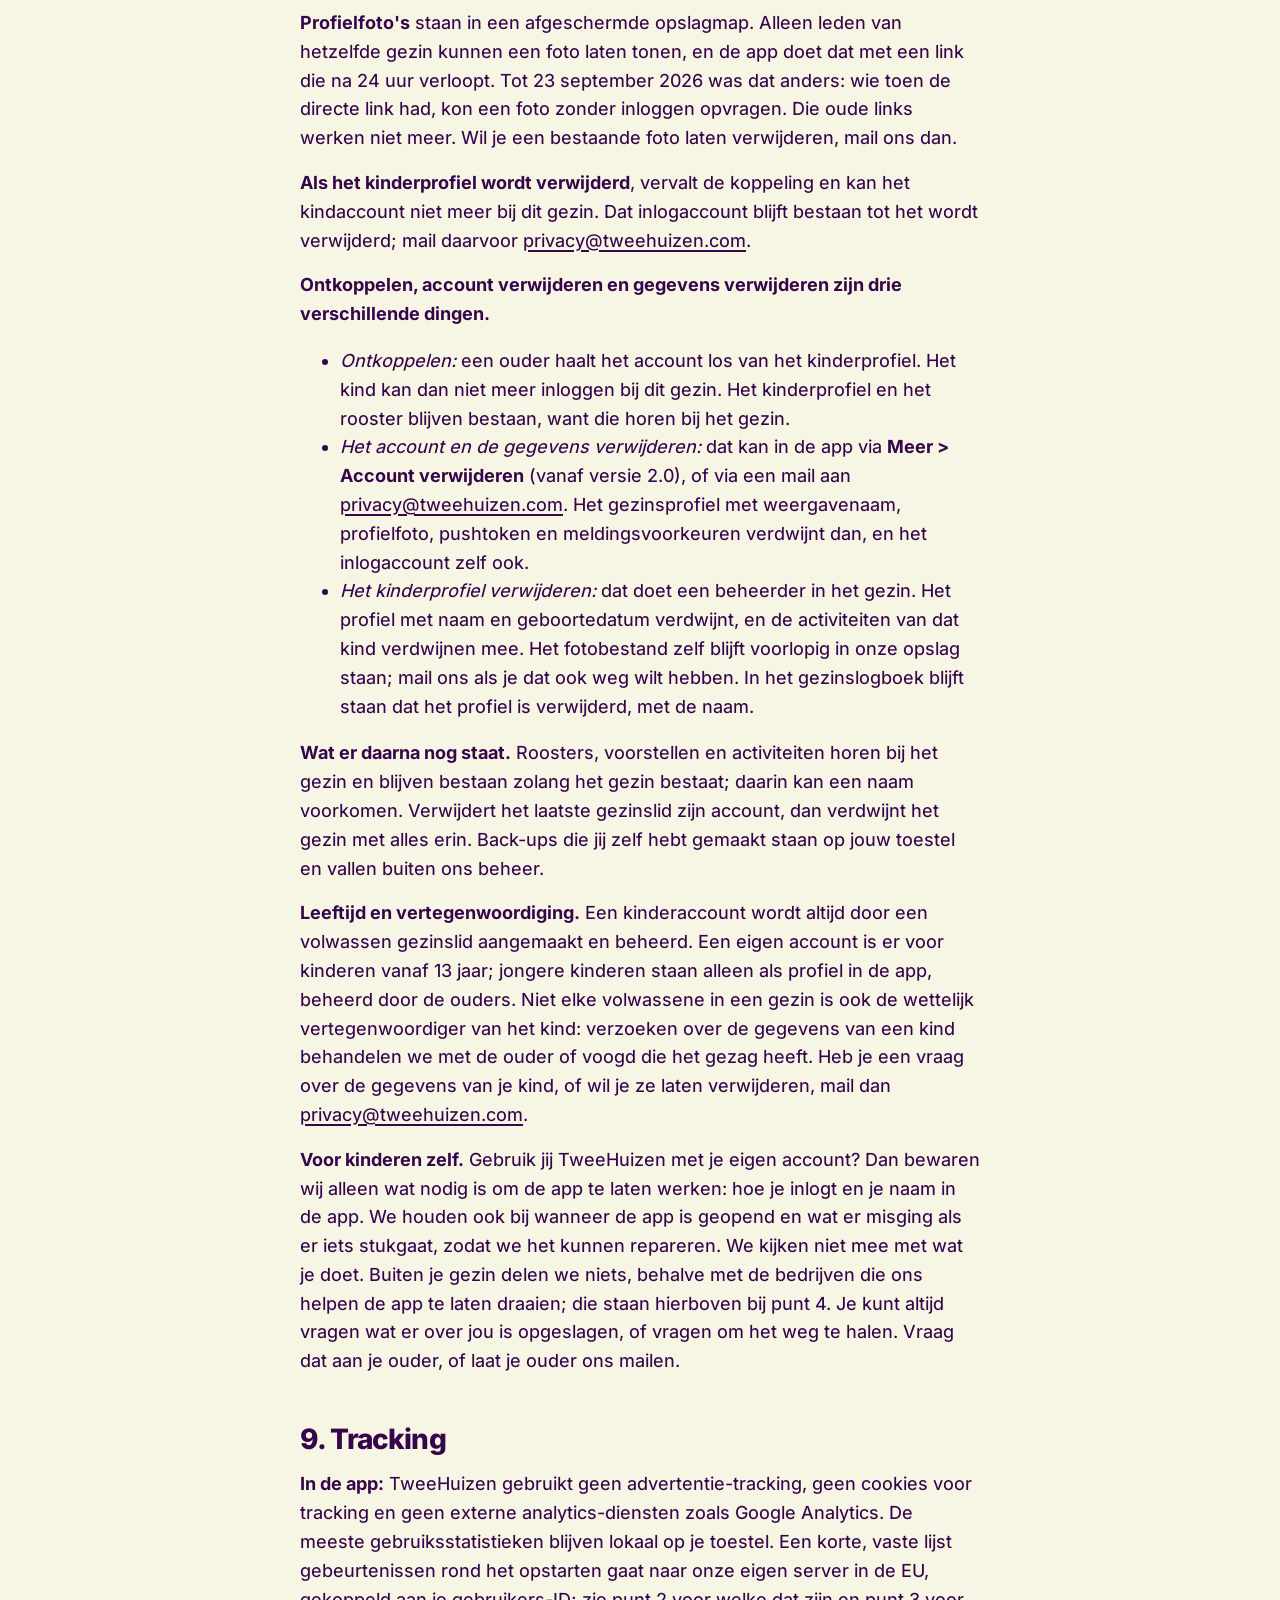
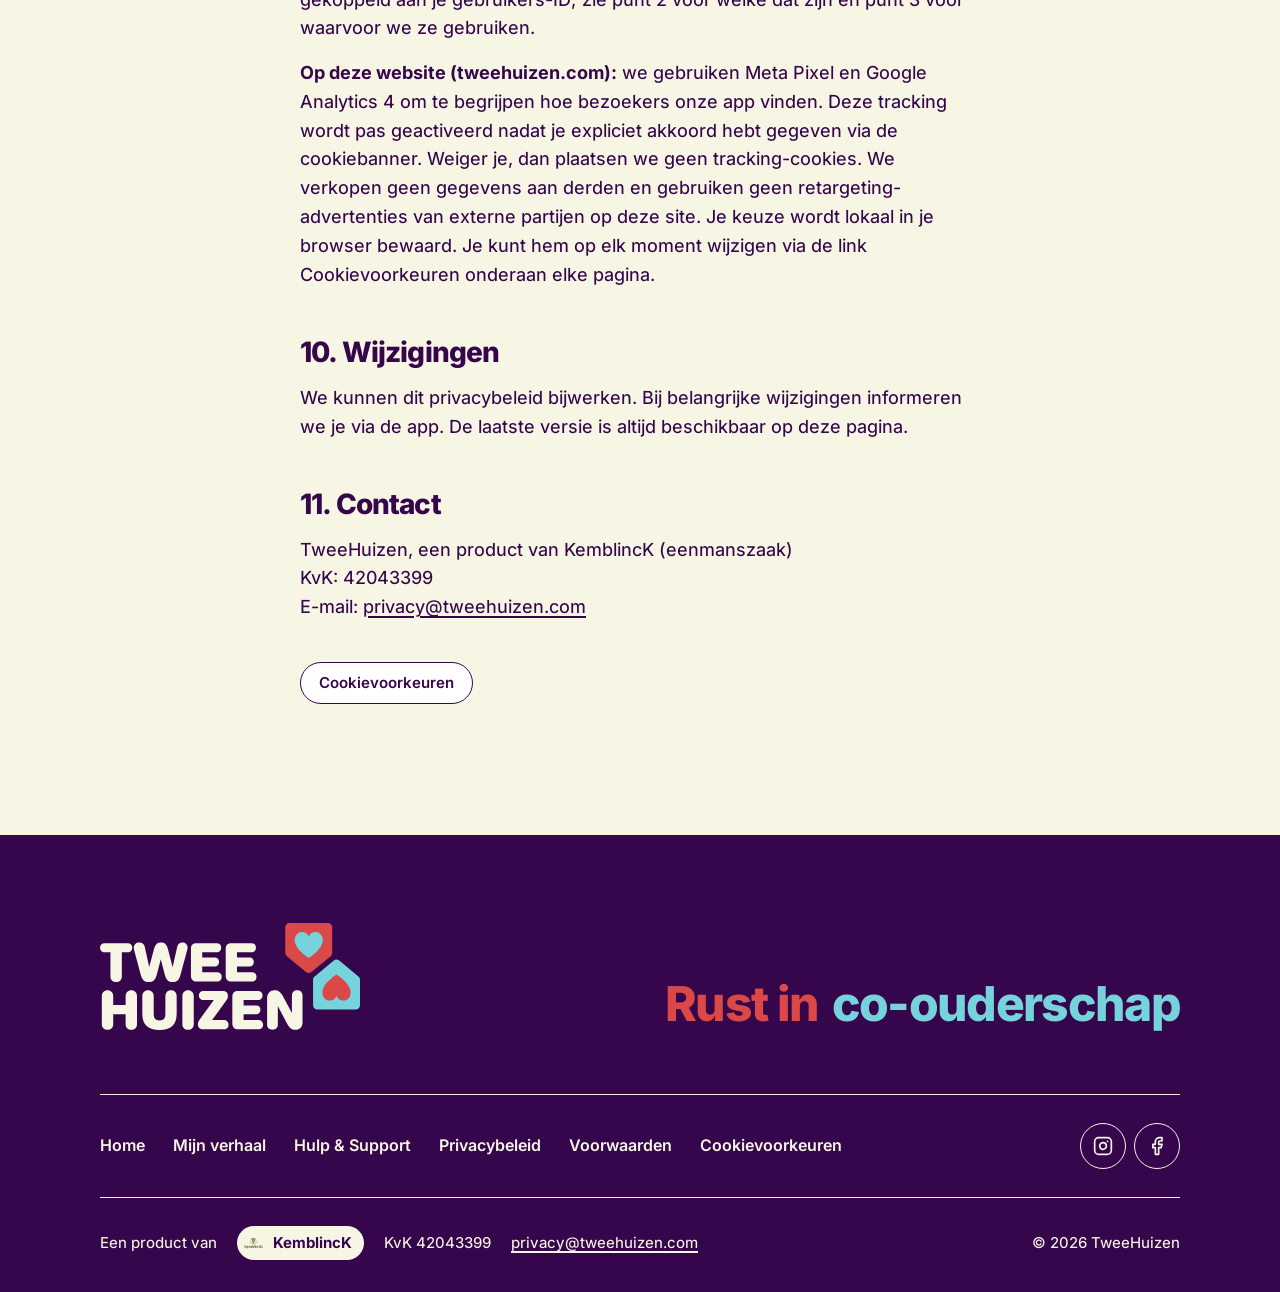
<file: privacy.html>
<!DOCTYPE html>
<html lang="nl">
<head>
<meta charset="utf-8">
<meta name="viewport" content="width=device-width, initial-scale=1">
<title>Privacybeleid | TweeHuizen</title>
<meta name="description" content="Het privacybeleid van TweeHuizen: welke gegevens de app verwerkt, waarom, en wat jouw rechten zijn.">
<link rel="canonical" href="https://tweehuizen.com/privacy.html">
<meta property="og:type" content="website">
<meta property="og:site_name" content="TweeHuizen">
<meta property="og:title" content="Privacybeleid | TweeHuizen">
<meta property="og:url" content="https://tweehuizen.com/privacy.html">
<meta property="og:image" content="https://tweehuizen.com/assets/og-tweehuizen.png?v=2">
<meta property="og:locale" content="nl_NL">
<link rel="icon" type="image/png" href="assets/favicon-180.png?v=2">
<link rel="apple-touch-icon" href="assets/favicon-180.png?v=2">
<link rel="preload" href="assets/fonts/inter-latin-wght-normal.woff2" as="font" type="font/woff2" crossorigin>
<script>(function(d){d.classList.add('js');setTimeout(function(){if(!window.thKlaar)d.classList.remove('js');},4000);})(document.documentElement);</script>
<link rel="stylesheet" href="assets/stijl-v3.css?v=2">
</head>
<body>

<a class="skip-link" href="#main">Ga naar hoofdinhoud</a>

<header class="topnav">
  <div class="topnav-in">
    <a class="nav-logo" href="index.html" aria-label="TweeHuizen, naar de homepagina"><img src="assets/TH_logo_dark.svg" alt="" width="124" height="51"></a>
    <button type="button" class="nav-toggle" aria-expanded="false" aria-controls="hoofdmenu" aria-label="Menu"><span></span><span></span></button>
    <nav class="nav-menu" id="hoofdmenu" aria-label="Hoofdnavigatie">
      <a href="index.html">Home</a>
      <a href="index.html#wat-kan-tweehuizen">Functies</a>
      <a href="index.html#prijzen">Prijzen</a>
      <a href="ons-verhaal.html">Mijn verhaal</a>
      <a href="support.html">Hulp &amp; Support</a>
      <a class="btn btn-primary btn-klein" href="index.html#download">Download de app</a>
    </nav>
  </div>
</header>

<main id="main" class="juridisch">

<h1>Privacybeleid</h1>
<p class="meta">TweeHuizen. Laatst bijgewerkt: 2 oktober 2026</p>

<p>TweeHuizen respecteert je privacy. Dit beleid legt uit welke gegevens we verzamelen, waarom, en hoe we ze beschermen.</p>

<h2>1. Wie is verantwoordelijk?</h2>
<p>TweeHuizen is een product van KemblincK, gevestigd in Den Haag, Nederland. KvK-nummer: 42043399. Voor vragen over privacy kun je contact opnemen via <a href="mailto:privacy@tweehuizen.com">privacy@tweehuizen.com</a>.</p>

<h2>2. Welke gegevens verzamelen we?</h2>
<ul>
  <li><strong>Accountgegevens:</strong> e-mailadres en zelfgekozen weergavenaam bij registratie.</li>
  <li><strong>Gezinsgegevens:</strong> namen van gezinsleden en kinderen, zorgrooster, voorstellen en activiteiten die je zelf invoert.</li>
  <li><strong>Profielfoto's:</strong> optioneel, als je een avatar uploadt voor een gezinslid.</li>
  <li><strong>Push token:</strong> een technisch adres om meldingen naar je toestel te sturen, als je meldingen inschakelt.</li>
  <li><strong>Foutgegevens bij aankopen:</strong> loopt een aankoop of herstel vast, dan bewaren we
      wat er misging: de stap, het product, de foutmelding, de app-versie, het model van je
      toestel en de versie van het besturingssysteem, plus je lid- en gezins-ID. Zo kunnen we
      een mislukte betaling uitzoeken. We ruimen deze meldingen mee op in dezelfde ronde als de
      gebruiksgegevens.</li>
  <li><strong>Abonnementsgegevens:</strong> welk abonnement actief is, via welk platform (Apple/Google), en de geldigheidsperiode.</li>
  <li><strong>Gebruiksgegevens:</strong> de meeste interactie-events blijven lokaal op je
      toestel. Een korte, vaste lijst gebeurtenissen rond het opstarten sturen we wel naar onze
      eigen server: het doorlopen van de kennismaking, het aanmaken van een gezin, het versturen
      en inwisselen van een uitnodiging (ook het opnieuw delen ervan), het instellen van het
      rooster, het openen van de abonnementspagina, het tikken op een functie die bij een
      abonnement hoort, en het starten of afbreken van een proef of abonnement (afbreken betekent:
      annuleren in het aankoopvenster van Apple of Google). Daarnaast registreren we normaal gesproken één
      keer per kalenderdag, per ingelogd account op een toestel, dat je de app hebt geopend, en sturen we bij een onverwachte fout een foutrapport met de foutmelding, de
      technische herkomst van de fout en het tijdstip. Bij dit alles slaan we op: welke
      gebeurtenis het was, een paar kenmerken ervan, de app-versie, het moment en je
      gebruikers-ID. Die kenmerken zijn bijvoorbeeld hoeveel dagen een uitnodiging al openstaat
      en of het opnieuw delen lukte, hoeveel volwassenplaatsen in je gezin in gebruik zijn en of
      je abonnement daarvoor moet worden uitgebreid, en welke functie je aantikte. In die kenmerken
      zitten geen namen, e-mailadressen of berichten. Die gegevens zijn dus niet anoniem. Dit geldt ook voor een kindaccount,
      zolang dat is ingelogd.</li>
  <li><strong>Serverlogboeken:</strong> onze hostingpartij Supabase houdt bij elk verzoek van de
      app een technisch logboek bij, met je IP-adres en de daaruit afgeleide globale locatie
      (land en plaats). Wij gebruiken dat alleen voor beveiliging en om storingen op te lossen.
      Het logboek wordt na 7 dagen automatisch gewist.</li>
</ul>

<h2>3. Waarvoor gebruiken we je gegevens?</h2>
<ul>
  <li>Om je account aan te maken en te beheren.</li>
  <li>Om het zorgrooster en gezinsfuncties te laten werken.</li>
  <li>Om push-meldingen te sturen bij wisselmomenten (als je dat toestaat).</li>
  <li>Om je abonnementsstatus te controleren.</li>
  <li>Om te zien hoeveel mensen de app blijven gebruiken, waar ze tijdens het opstarten of
      bij het kiezen van een abonnement vastlopen en om storingen op te sporen,
      zodat we die kunnen repareren. Dat doen we op grond van ons gerechtvaardigd belang om de
      app werkend te houden. We ruimen deze gebeurtenissen minstens twee keer per jaar op en
      verwijderen dan alles wat ouder is dan twaalf maanden. We gebruiken ze niet voor reclame,
      profilering of het volgen van individuele gebruikers.</li>
</ul>

<h2>4. Delen we gegevens met derden?</h2>
<p>We delen je persoonlijke gegevens niet met derden voor marketingdoeleinden. We gebruiken de volgende diensten:</p>
<ul>
  <li><strong>Supabase:</strong> voor opslag van je account, gezinsgegevens en bestanden. Servers bevinden zich in de EU. <a href="https://supabase.com/privacy">Supabase Privacy Policy</a>.</li>
  <li><strong>RevenueCat:</strong> voor het beheren van abonnementen via de App Store en Google Play.
      RevenueCat ontvangt een intern gebruikersnummer van ons, en van Apple of Google de gegevens over je
      aankoop: welk product, wanneer gekocht, en tot wanneer het geldig is. Je naam en
      e-mailadres geven wij er niet aan door.
      <a href="https://www.revenuecat.com/privacy">RevenueCat Privacy Policy</a>.</li>
  <li><strong>Expo:</strong> voor het versturen van pushmeldingen. Expo ontvangt het technische
      adres van je toestel en de melding zelf, dus ook de titel en de tekst. Daarin kan een naam
      staan, bijvoorbeeld bij een wisselmoment of een voorstel.
      <a href="https://expo.dev/privacy">Expo Privacy Policy</a>.</li>
  <li><strong>Apple en Google:</strong> Expo levert pushmeldingen af via de pushdienst van Apple
      (op een iPhone) of via Firebase Cloud Messaging van Google (op Android). Die dienst krijgt
      het technische adres van je toestel en de melding.
      <a href="https://www.apple.com/legal/privacy/">Apple Privacy Policy</a>,
      <a href="https://policies.google.com/privacy">Google Privacy Policy</a>.</li>
  <li><strong>Resend:</strong> voor het versturen van e-mails over je account, zoals de bevestiging
      van je e-mailadres, de bevestiging van een nieuw e-mailadres en het herstellen van je
      wachtwoord. Resend ontvangt je e-mailadres en de inhoud van die mail. We hebben gekozen voor
      verzending vanuit de EU (Ierland).
      <a href="https://resend.com/legal/privacy-policy">Resend Privacy Policy</a>.</li>
</ul>
<p><strong>Agenda-link.</strong> Maak je in de app een agenda-link (Meer, Agenda-export), dan
zetten we het rooster als agendabestand online onder een lange, willekeurige link. Wie die link
heeft, ziet het rooster: namen van ouders en kinderen, wissels, activiteiten met locatie en
notities. Er is geen inlog voor nodig, zodat een agenda-app hem kan lezen. Je kunt de link in de
app vernieuwen of intrekken; de oude link werkt dan meteen niet meer. Verlaat iemand het gezin,
dan trekken we de link automatisch in.</p>

<h2>5. Hoe lang bewaren we gegevens?</h2>
<p>Je gegevens worden bewaard zolang je account actief is. Wil je eruit, mail dan
<a href="mailto:privacy@tweehuizen.com">privacy@tweehuizen.com</a>. Dan gebeurt dit:</p>
<ul>
  <li>Je gezinsprofiel verdwijnt: je weergavenaam, profielfoto, taalinstelling, pushtoken en
      meldingsvoorkeuren.</li>
  <li>Was jij het laatste gezinslid, dan verdwijnt het hele gezin, inclusief de kinderprofielen,
      het rooster, de voorstellen en de activiteiten.</li>
  <li>Blijven er andere gezinsleden over, dan blijft het gezin bestaan. In het rooster en in
      eerdere voorstellen kan je naam nog voorkomen, omdat die gegevens bij het gezin horen en
      niet alleen bij jou. In het logboek van het gezin blijft zichtbaar dat er iets is gewijzigd.</li>
  <li>Je gebruiksmetingen (zie hoofdstuk 2) verwijderen we in dezelfde ronde.</li>
  <li>Bestanden, zoals een profielfoto of de agenda-export, verwijderen we meteen. Lukt dat niet
      in één keer, dan proberen we het opnieuw; uiterlijk binnen 30 dagen zijn ze weg.</li>
  <li>Je inlogaccount verwijderen we in dezelfde ronde.</li>
</ul>
<p>Gegevens over aankopen (welk abonnement, wanneer, tot wanneer) verwijderen we niet: de
belastingwet verplicht ons ze zeven jaar te bewaren. Ze staan bij ons en bij RevenueCat onder een
intern nummer, zonder je naam of e-mailadres.</p>
<p>Daarnaast maken we reservekopieën van de database om gegevensverlies te voorkomen. Die worden
automatisch overschreven; verwijderde gegevens verdwijnen daarmee ook uit de reservekopieën.</p>

<h2>6. Beveiliging</h2>
<p>We gebruiken versleutelde verbindingen (HTTPS/TLS), Row Level Security op databaseniveau (alleen jij en je gezinsleden zien jullie data), en veilige authenticatie via Supabase Auth.</p>

<h2>7. Je rechten (AVG/GDPR)</h2>
<p>Je hebt het recht om:</p>
<ul>
  <li>Je gegevens in te zien, te corrigeren of te verwijderen.</li>
  <li>Je toestemming in te trekken (bijv. voor meldingen).</li>
  <li>Een kopie van je gegevens op te vragen. Via <strong>Meer &gt; Backup</strong> maak je zelf
      een lokale back-up van een deel van je gezinsgegevens; activiteiten, het gezinslogboek en
      de afbeeldingen zitten daar niet in. Voor een volledig overzicht of overdracht mail je
      <a href="mailto:privacy@tweehuizen.com">privacy@tweehuizen.com</a>.</li>
  <li>De verwerking te laten beperken, bijvoorbeeld zolang een correctie loopt.</li>
  <li>Bezwaar te maken tegen een verwerking die op ons gerechtvaardigd belang berust.</li>
  <li>Een klacht in te dienen bij de Autoriteit Persoonsgegevens.</li>
</ul>
<p>Je kunt je account en je gegevens zelf verwijderen in de app, via
<strong>Meer &gt; Account verwijderen</strong> (vanaf versie 2.0). Gebruik je een oudere versie,
werk de app dan eerst bij, of mail
<a href="mailto:privacy@tweehuizen.com">privacy@tweehuizen.com</a>. We handelen een mail binnen 30
dagen af en bevestigen wat er is verwijderd. Voor alle andere verzoeken kun je hetzelfde adres
gebruiken.</p>

<h2>8. Kinderen</h2>
<p>Een kinderprofiel wordt aangemaakt en beheerd door een volwassen gezinslid. Daarin staan de
naam van het kind, eventueel de geboortedatum, eventueel de regio voor de schoolvakanties en
eventueel een profielfoto. Die gegevens komen van de ouder, niet van het kind.</p>

<p>Een ouder kan een kind daarnaast een <strong>eigen account met beperkte rechten</strong> geven,
gekoppeld aan dat kinderprofiel. Het kind ziet dan het rooster en de eigen activiteiten en kan
gezinsinstellingen niet wijzigen. Voor zo'n account verwerken we:</p>
<ul>
  <li>het e-mailadres waarmee het kind inlogt, en de inloggegevens die daarbij horen;</li>
  <li>een weergavenaam en eventueel een profielfoto;</li>
  <li>de taalinstelling van de app;</li>
  <li>de koppeling met het kinderprofiel; de naam en de eventuele foto die het kind in de app
      ziet, komen uit dat profiel en worden door de ouder beheerd;</li>
  <li>de gebeurtenissen uit het kopje hierboven, zolang het kind is ingelogd: het openen van de
      app, stappen in het opstarten en foutrapporten.</li>
</ul>

<p><strong>Waarvoor we het gebruiken.</strong> Alleen om de app te laten werken voor dit
gezin: het rooster tonen, laten zien wie wanneer zorgt, en de betrokkenen op tijd herinneren.
Voor een kindaccount komt daar inloggen bij. Daarnaast meten we, ook bij een ingelogd
kindaccount, of de app wordt geopend en wat er misging bij een fout; dat gebruiken we om
opstartproblemen en storingen te verhelpen. We gebruiken deze gegevens niet voor reclame of
profilering, we volgen er geen personen mee, en we verkopen ze niet.</p>

<p><strong>Op welke grond.</strong> Het contract voor TweeHuizen sluiten wij met de volwassene
die het gezin aanmaakt. Een kind is daar zelf geen partij bij, dus leunen wij voor de gegevens
van het kind niet op dat contract. Wij verwerken die gegevens op grond van een gerechtvaardigd
belang (artikel 6, lid 1, onder f van de AVG). Dat weegt zo:</p>

<ul>
  <li><strong>Welk belang.</strong> Een co-ouderschap werkt alleen als beide huishoudens
      dezelfde, actuele afspraken voor ogen hebben. Zonder de naam van het kind, en zonder te
      weten op welke dagen het bij wie is, valt er geen rooster te maken en kan de app niet
      doen waarvoor het gezin hem gebruikt. Het belang van het kind zelf loopt hiermee gelijk
      op: minder gedoe tussen de ouders, en duidelijkheid over waar het die week is.</li>
  <li><strong>Waarom het nodig is, per gegeven.</strong> Een rooster gaat over wie op welke dag
      voor wie zorgt, dus we hebben per kind een herkenbare aanduiding nodig. Dat hoeft geen
      volledige naam te zijn: een roepnaam of een afkorting volstaat, en die keuze is aan de
      ouder. De regio voor de schoolvakanties slaan we los op; daarmee stellen we de juiste
      vakantieperiodes voor. De geboortedatum en de profielfoto zijn niet nodig om de app te
      laten werken. Voor die twee velden beroepen wij ons dan ook niet op gerechtvaardigd
      belang, maar op de toestemming van de ouder die ze invult (artikel 6, lid 1, onder a). Het
      doel is beperkt: de geboortedatum tonen we alleen in het gezinsprofiel, zodat een ouder de
      leeftijd bij de hand heeft, en de foto dient alleen om kinderen in een vol rooster uit
      elkaar te houden. Wij gebruiken deze twee velden nergens anders voor.

      Eerlijk over hoe dat nu is ingericht: de app vraagt bij deze velden nog niet apart om
      toestemming, en intrekken gaat nog niet even makkelijk als invullen. Een geboortedatum
      haal je zelf leeg in het gezinsprofiel, maar voor het verwijderen van een foto is nog geen
      knop; mail ons en we halen hem weg. Wij zijn bezig een verwijderknop toe te voegen en de
      vraag om toestemming duidelijk in het formulier te zetten. Tot die tijd kun je deze twee
      velden gewoon leeg laten; de app werkt er volledig zonder. Een kindaccount bestaat alleen als een ouder
      dat aanzet; zonder dat account slaan we van een kind geen e-mailadres of inloggegevens op.
      Een pushtoken wissen we zodra je meldingen in de app uitzet. Trek je de toestemming
      alleen in de instellingen van je toestel in, dan krijg je ze niet meer te zien, maar kan
      ons systeem ze nog wel naar de pushdienst sturen zolang het token bij ons staat. Zet ze in
      de app uit, of mail ons, dan is het token weg.</li>
  <li><strong>De afweging, inclusief de risico's.</strong> We doen niet alsof de belangen van
      ouders en kind altijd samenvallen. Drie risico's zien we:
      <ul>
        <li>Ouders die het onderling oneens zijn, kunnen het rooster als strijdtoneel gebruiken.
            Daarom legt de app alleen feitelijke afspraken vast en houdt het gezinslogboek bij
            wie wat heeft gedaan. Zijn beide hoofdouders met een eigen account gekoppeld, dan
            gaat een wijziging van de basisregeling pas in na goedkeuring van de ander. Is er
            maar één hoofdouder gekoppeld, bijvoorbeeld zolang de tweede ouder de uitnodiging
            niet heeft aangenomen, dan wordt diens voorstel wel meteen toegepast.</li>
        <li>Een uitgenodigd gezinslid, bijvoorbeeld een stiefouder of grootouder, ziet daarmee
            ook waar het kind is. Daarom nodigt alleen een beheerder mensen uit, bepaalt die per
            persoon welke rechten erbij horen, en kan die iemand er weer uit halen.</li>
        <li>Verblijfsgegevens van een kind zijn gevoelig. Daarom staan ze uitsluitend binnen het
            eigen gezin, gaan ze niet naar adverteerders of dataverzamelaars en bouwen we er
            geen profielen mee. Eén ding is nog niet op orde en dat zeggen we liever hardop:
            het uitzetten van meldingen via alleen de toestelinstellingen wist het pushtoken
            niet. Dat staat op de lijst om te repareren. Onze opslag staat bij Supabase in de EU. Voor
            pushmeldingen gaat de melding via Expo en de pushdienst van Apple of Google; daarbij kan
            verwerking buiten de EER plaatsvinden. Zet je meldingen in de APP uit, dan stopt
            dat; uitzetten via alleen de instellingen van je toestel is daarvoor niet genoeg.</li>
      </ul>
      Een kind dat oud genoeg is om het te begrijpen, verwacht redelijkerwijs dat zijn ouders
      samen een agenda bijhouden en dat opa of oma kan zien wanneer het langskomt. Wat een kind
      niet verwacht, is dat die gegevens ergens anders opduiken; precies dat doen we niet. Met
      die maatregelen wegen onze belangen en die van het gezin naar ons oordeel zwaarder dan het
      resterende nadeel voor het kind. Vind jij van niet, dan hoor ik dat graag; zie het
      bezwaarrecht hieronder.</li>
</ul>

<p>Omdat wij ons op een gerechtvaardigd belang baseren, kun je <strong>bezwaar maken</strong>
tegen deze verwerking. Mail dan <a href="mailto:privacy@tweehuizen.com">privacy@tweehuizen.com</a>;
we stoppen dan met deze verwerking, tenzij wij dwingende gerechtvaardigde gronden hebben die
zwaarder wegen dan jouw belangen, rechten en vrijheden, of tenzij de gegevens nodig zijn voor
een rechtsvordering. Zolang wij je bezwaar beoordelen, kun je vragen de verwerking te beperken. Meldingen berusten op je eigen keuze in de app en zet je daar ook weer uit.</p>

<p><strong>Wie kan het zien.</strong> Het rooster en de namen zijn zichtbaar voor de leden van
hetzelfde gezin; wie wat mag wijzigen hangt af van de rechten die de beheerder heeft ingesteld.
Via de app komt niemand anders erbij. Wij beheren zelf de database en hebben daarmee technische
toegang, bijvoorbeeld om een storing te verhelpen of een verwijderverzoek uit te voeren. We
kijken niet in gezinnen zonder reden, en we gebruiken die toegang niet om mee te lezen.</p>

<p><strong>Profielfoto's</strong> staan in een afgeschermde opslagmap. Alleen leden van hetzelfde
gezin kunnen een foto laten tonen, en de app doet dat met een link die na 24 uur verloopt. Tot
23 september 2026 was dat anders: wie toen de directe link had, kon een foto zonder inloggen
opvragen. Die oude links werken niet meer. Wil je een bestaande foto laten verwijderen, mail ons
dan.</p>

<p><strong>Als het kinderprofiel wordt verwijderd</strong>, vervalt de koppeling en kan het
kindaccount niet meer bij dit gezin. Dat inlogaccount blijft bestaan tot het wordt verwijderd;
mail daarvoor <a href="mailto:privacy@tweehuizen.com">privacy@tweehuizen.com</a>.</p>

<p><strong>Ontkoppelen, account verwijderen en gegevens verwijderen zijn drie verschillende
dingen.</strong></p>
<ul>
  <li><em>Ontkoppelen:</em> een ouder haalt het account los van het kinderprofiel. Het kind kan
      dan niet meer inloggen bij dit gezin. Het kinderprofiel en het rooster blijven bestaan,
      want die horen bij het gezin.</li>
  <li><em>Het account en de gegevens verwijderen:</em> dat kan in de app via
      <strong>Meer &gt; Account verwijderen</strong> (vanaf versie 2.0), of via een mail aan
      <a href="mailto:privacy@tweehuizen.com">privacy@tweehuizen.com</a>. Het gezinsprofiel met
      weergavenaam, profielfoto, pushtoken en meldingsvoorkeuren verdwijnt dan, en het
      inlogaccount zelf ook.</li>
  <li><em>Het kinderprofiel verwijderen:</em> dat doet een beheerder in het gezin. Het profiel
      met naam en geboortedatum verdwijnt, en de activiteiten van dat kind verdwijnen mee. Het
      fotobestand zelf blijft voorlopig in onze opslag staan; mail ons als je dat ook weg wilt
      hebben. In het gezinslogboek blijft staan dat het profiel is verwijderd, met de naam.</li>
</ul>

<p><strong>Wat er daarna nog staat.</strong> Roosters, voorstellen en activiteiten horen bij het
gezin en blijven bestaan zolang het gezin bestaat; daarin kan een naam voorkomen. Verwijdert het
laatste gezinslid zijn account, dan verdwijnt het gezin met alles erin. Back-ups die jij zelf
hebt gemaakt staan op jouw toestel en vallen buiten ons beheer.</p>

<p><strong>Leeftijd en vertegenwoordiging.</strong> Een kinderaccount wordt altijd door een
volwassen gezinslid aangemaakt en beheerd. Een eigen account is er voor kinderen vanaf 13 jaar;
jongere kinderen staan alleen als profiel in de app, beheerd door de ouders. Niet elke volwassene in een gezin is ook de wettelijk
vertegenwoordiger van het kind: verzoeken over de gegevens van een kind behandelen we met de
ouder of voogd die het gezag heeft. Heb je een vraag over de gegevens van je kind, of wil je ze
laten verwijderen, mail dan <a href="mailto:privacy@tweehuizen.com">privacy@tweehuizen.com</a>.</p>

<p><strong>Voor kinderen zelf.</strong> Gebruik jij TweeHuizen met je eigen account? Dan bewaren
wij alleen wat nodig is om de app te laten werken: hoe je inlogt en je naam in de app. We houden
ook bij wanneer de app is geopend en wat er misging als er iets stukgaat, zodat we het kunnen
repareren. We kijken niet mee met wat je doet. Buiten je gezin delen we niets, behalve met de
bedrijven die ons helpen de app te laten draaien; die staan hierboven bij punt 4. Je kunt altijd vragen wat er over jou is opgeslagen, of vragen om het weg te
halen. Vraag dat aan je ouder, of laat je ouder ons mailen.</p>

<h2>9. Tracking</h2>
<p><strong>In de app:</strong> TweeHuizen gebruikt geen advertentie-tracking, geen cookies voor
tracking en geen externe analytics-diensten zoals Google Analytics. De meeste gebruiksstatistieken
blijven lokaal op je toestel. Een korte, vaste lijst gebeurtenissen rond het opstarten gaat naar
onze eigen server in de EU, gekoppeld aan je gebruikers-ID; zie punt 2 voor welke dat zijn en punt
3 voor waarvoor we ze gebruiken.</p>
<p><strong>Op deze website (tweehuizen.com):</strong> we gebruiken Meta Pixel en Google Analytics 4 om te begrijpen hoe bezoekers onze app vinden. Deze tracking wordt pas geactiveerd nadat je expliciet akkoord hebt gegeven via de cookiebanner. Weiger je, dan plaatsen we geen tracking-cookies. We verkopen geen gegevens aan derden en gebruiken geen retargeting-advertenties van externe partijen op deze site. Je keuze wordt lokaal in je browser bewaard. Je kunt hem op elk moment wijzigen via de link Cookievoorkeuren onderaan elke pagina.</p>

<h2>10. Wijzigingen</h2>
<p>We kunnen dit privacybeleid bijwerken. Bij belangrijke wijzigingen informeren we je via de app. De laatste versie is altijd beschikbaar op deze pagina.</p>

<h2>11. Contact</h2>
<p>TweeHuizen, een product van KemblincK (eenmanszaak)<br>
KvK: 42043399<br>
E-mail: <a href="mailto:privacy@tweehuizen.com">privacy@tweehuizen.com</a></p>

<script src="consent.js?v=3" defer></script>
  <p class="voorkeuren"><button type="button" class="cookie-link" onclick="window.tweeHuizenCookievoorkeuren &amp;&amp; window.tweeHuizenCookievoorkeuren();">Cookievoorkeuren</button></p>
</main>

<footer class="footer" role="contentinfo">
  <div class="footer-container">
    <div class="footer-top">
      <a class="footer-brand" href="index.html" aria-label="TweeHuizen"><img src="assets/TH_logo_light.svg" alt="" width="260" height="107" loading="lazy"></a>
      <p class="parent-colors footer-parent-colors"><span class="parent-text-a">Rust in</span> <span class="parent-text-b">co-ouderschap</span></p>
    </div>
    <div class="footer-midden">
      <div class="footer-links">
        <a href="index.html">Home</a>
        <a href="ons-verhaal.html">Mijn verhaal</a>
        <a href="support.html">Hulp &amp; Support</a>
        <a href="privacy.html">Privacybeleid</a>
        <a href="voorwaarden.html">Voorwaarden</a>
        <button type="button" class="cookie-link" onclick="window.tweeHuizenCookievoorkeuren &amp;&amp; window.tweeHuizenCookievoorkeuren();">Cookievoorkeuren</button>
      </div>
      <nav class="footer-social" aria-label="Volg TweeHuizen op social media">
        <a href="https://www.instagram.com/twee.huizen" target="_blank" rel="noopener" aria-label="TweeHuizen op Instagram"><svg viewBox="0 0 24 24" fill="none" stroke="currentColor" stroke-width="2" stroke-linecap="round" stroke-linejoin="round" aria-hidden="true"><rect x="2" y="2" width="20" height="20" rx="5" ry="5"></rect><path d="M16 11.37A4 4 0 1 1 12.63 8 4 4 0 0 1 16 11.37z"></path><line x1="17.5" y1="6.5" x2="17.51" y2="6.5"></line></svg></a>
        <a href="https://www.facebook.com/share/1awK8HkGwE/" target="_blank" rel="noopener" aria-label="TweeHuizen op Facebook"><svg viewBox="0 0 24 24" fill="none" stroke="currentColor" stroke-width="2" stroke-linecap="round" stroke-linejoin="round" aria-hidden="true"><path d="M18 2h-3a5 5 0 0 0-5 5v3H7v4h3v8h4v-8h3l1-4h-4V7a1 1 0 0 1 1-1h3z"></path></svg></a>
      </nav>
    </div>
    <div class="footer-onder">
      <address class="footer-legal">
        <span>Een product van</span> <a href="https://kemblinck.nl" class="footer-kemblinck"><img src="kemblinck-logo-64.png?v=1" alt="" class="footer-kemblinck__logo" width="22" height="22" loading="lazy"><strong>KemblincK</strong></a>
        <span>KvK 42043399</span>
        <a href="mailto:privacy@tweehuizen.com">privacy@tweehuizen.com</a>
      </address>
      <div class="footer-copy">&copy; <span id="year">2026</span> TweeHuizen</div>
    </div>
  </div>
</footer>

<script src="assets/site.js?v=1" defer></script>
</body>
</html>
</file>
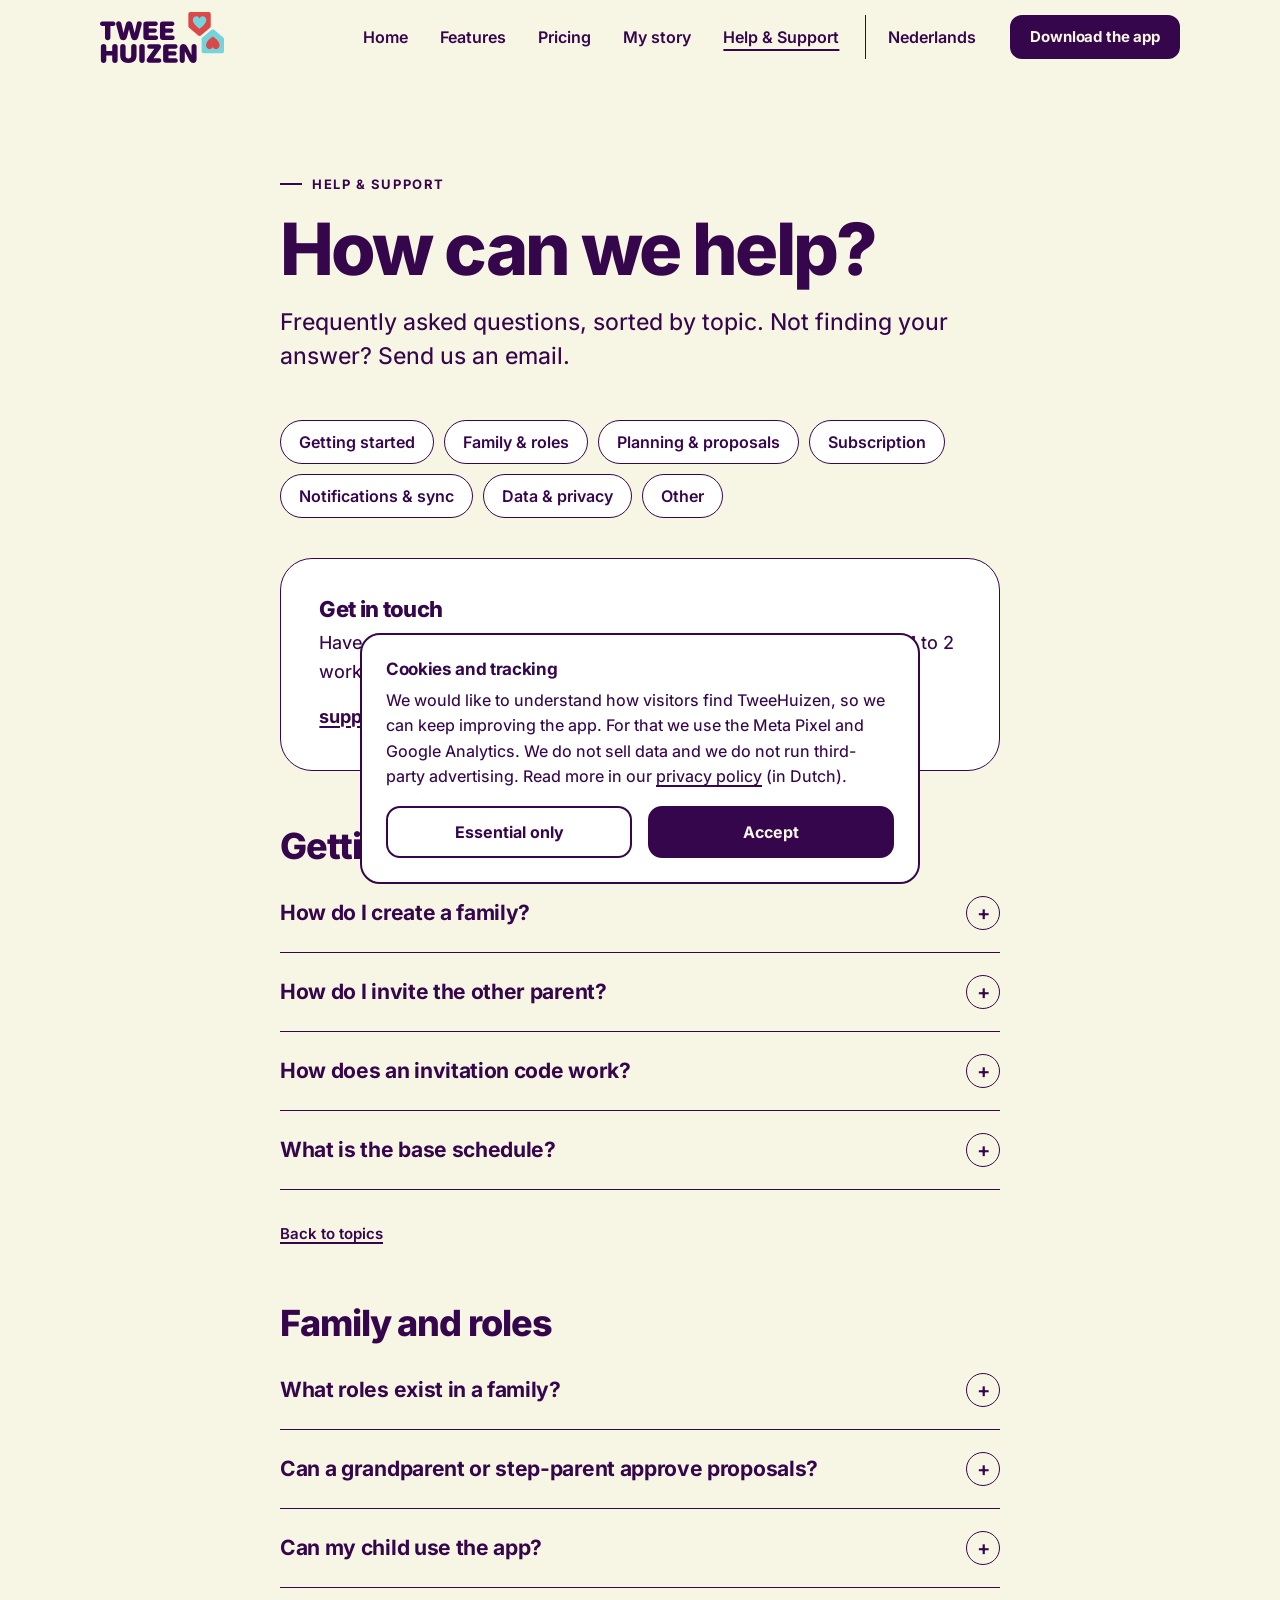
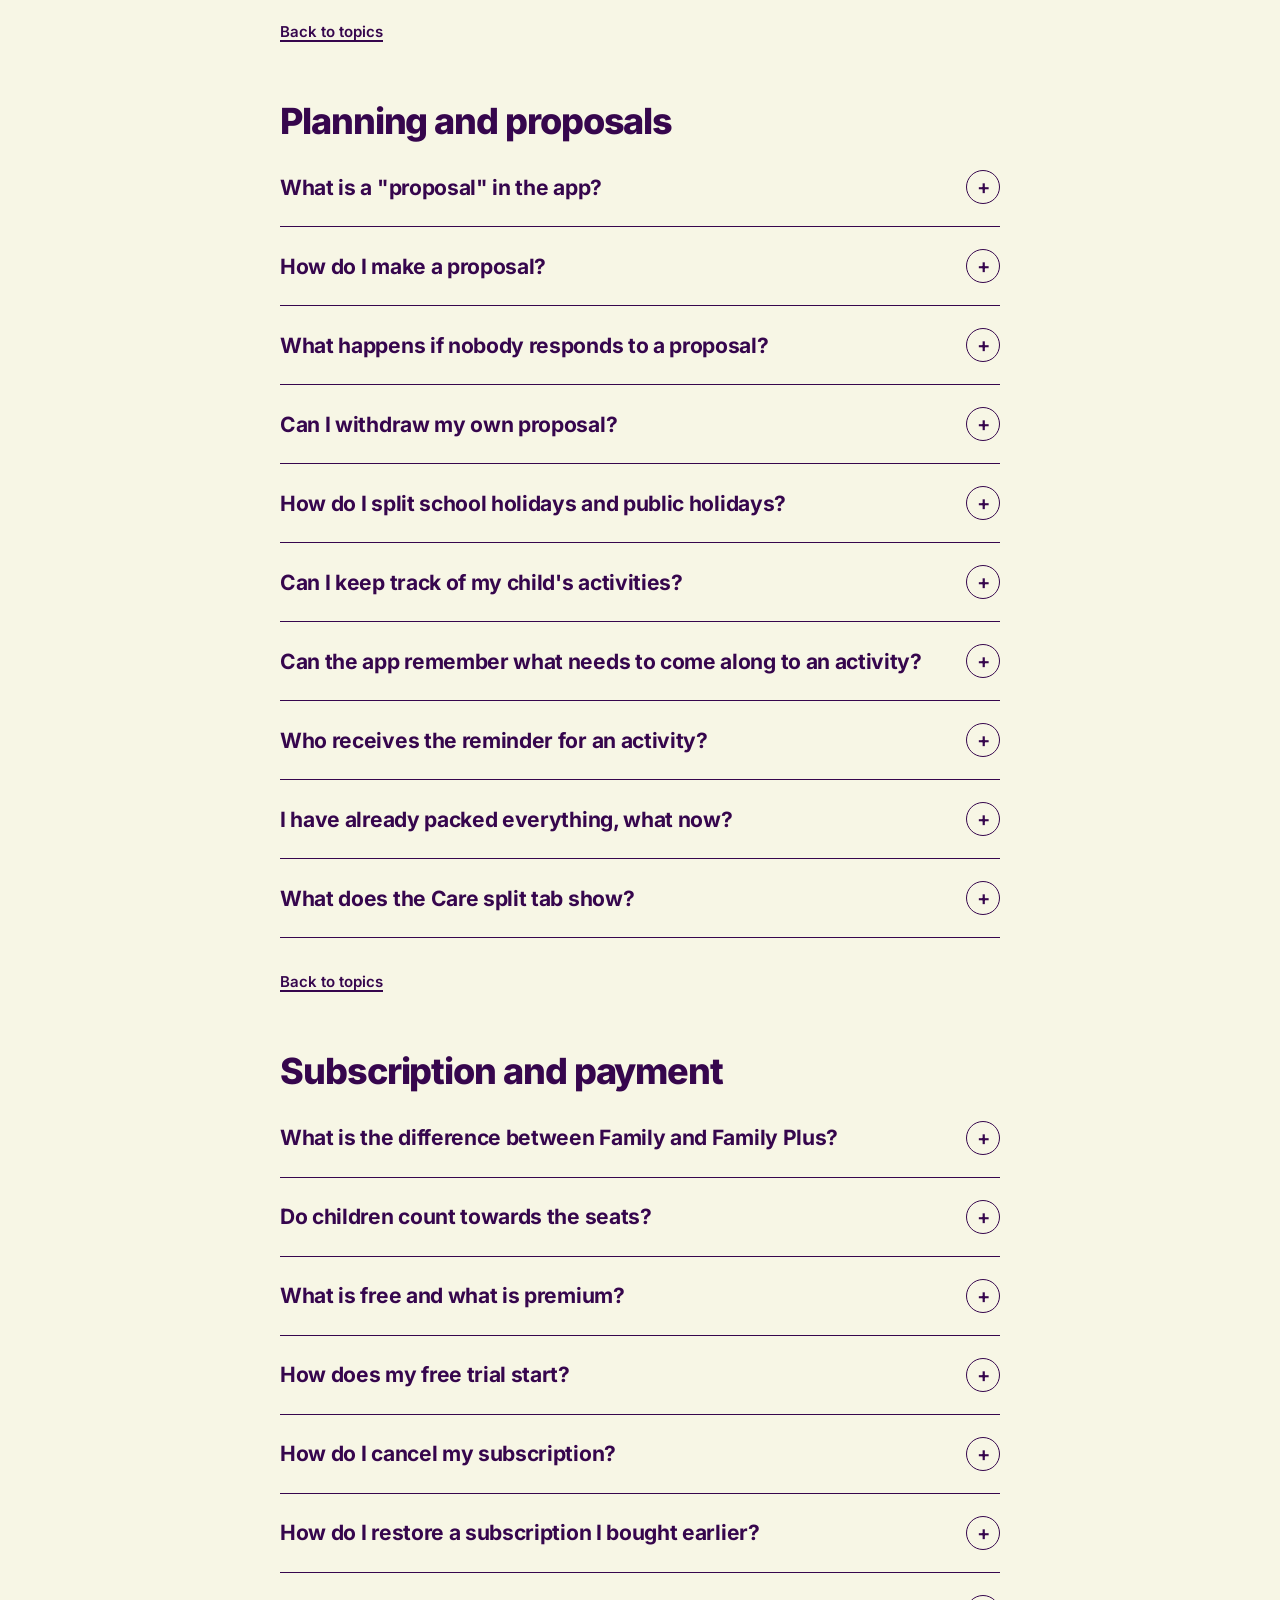
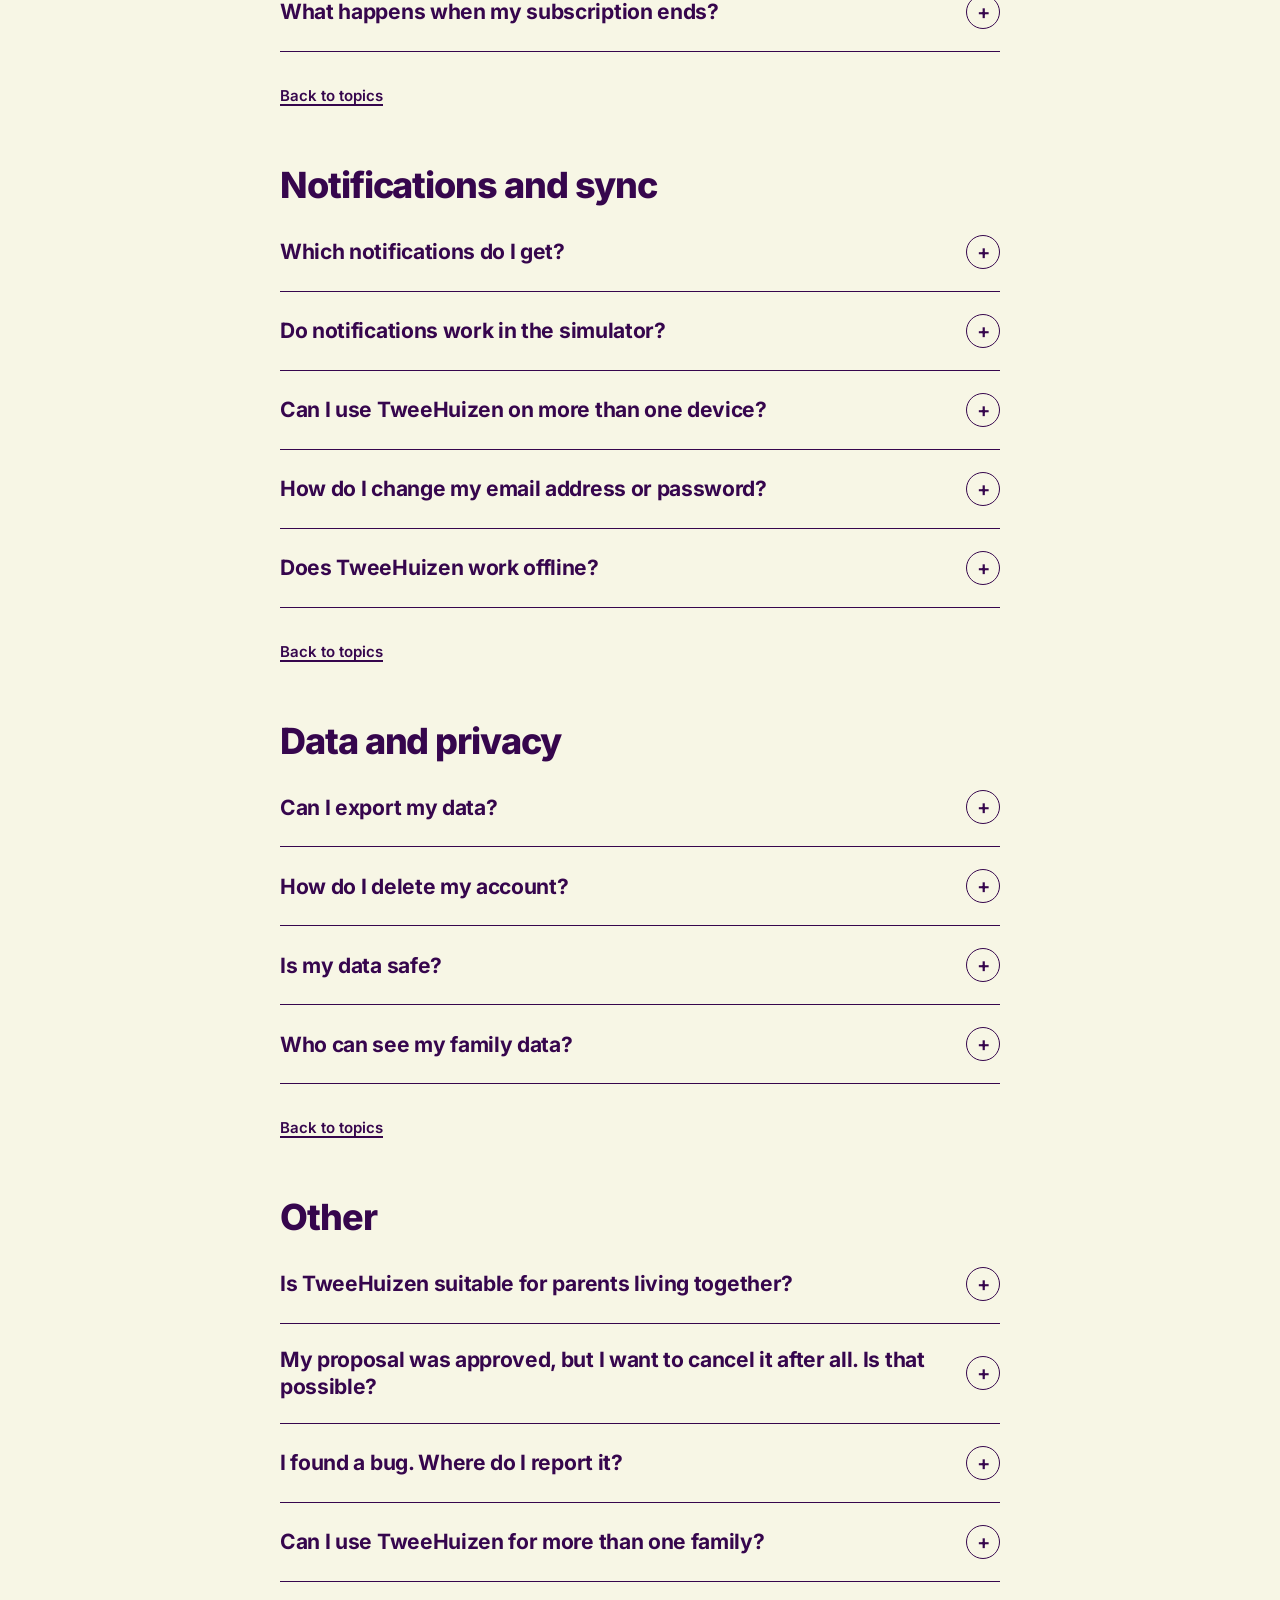
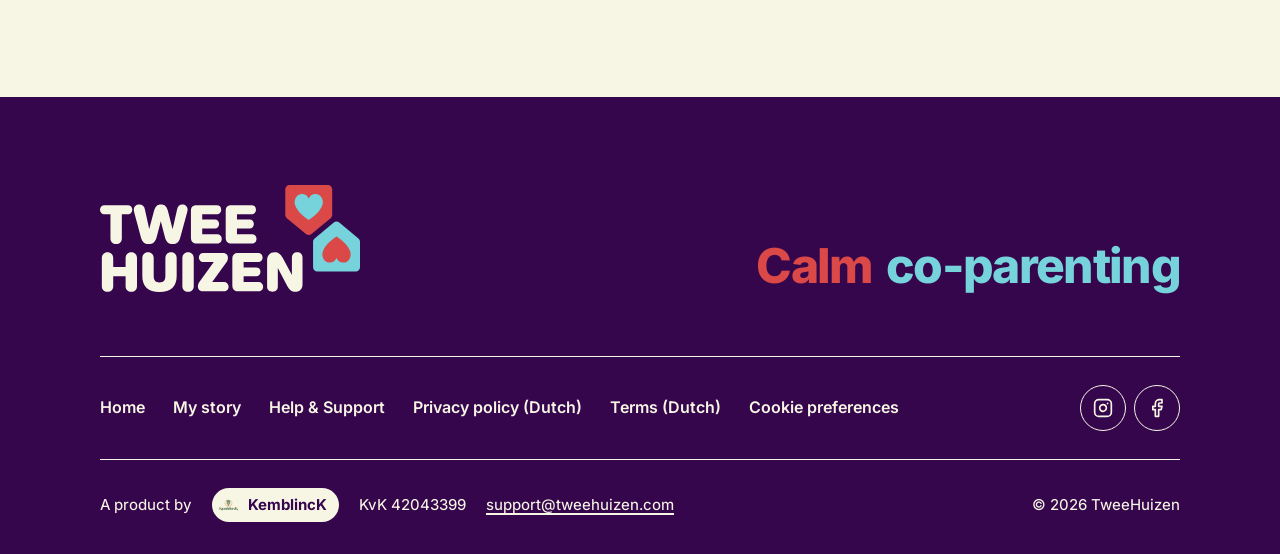
<file: support-en.html>
<!DOCTYPE html>
<html lang="en">
<head>
<meta charset="utf-8">
<meta name="viewport" content="width=device-width, initial-scale=1">
<title>Help &amp; Support | TweeHuizen</title>
<meta name="description" content="Frequently asked questions about TweeHuizen: subscriptions, inviting your family, activities, notifications and more.">
<meta name="theme-color" content="#36064D">
<link rel="canonical" href="https://tweehuizen.com/support-en.html">
<link rel="alternate" hreflang="nl" href="https://tweehuizen.com/support.html">
<link rel="alternate" hreflang="en" href="https://tweehuizen.com/support-en.html">
<link rel="alternate" hreflang="x-default" href="https://tweehuizen.com/support.html">
<meta property="og:type" content="website">
<meta property="og:title" content="Help &amp; Support | TweeHuizen">
<meta property="og:description" content="Frequently asked questions about TweeHuizen.">
<meta property="og:url" content="https://tweehuizen.com/support-en.html">
<meta property="og:image" content="https://tweehuizen.com/assets/og-tweehuizen.png?v=2">
<meta property="og:locale" content="en_GB">
<meta property="og:locale:alternate" content="nl_NL">
<link rel="icon" type="image/png" href="assets/favicon-180.png?v=2">
<link rel="apple-touch-icon" href="assets/favicon-180.png?v=2">
<link rel="preload" href="assets/fonts/inter-latin-wght-normal.woff2" as="font" type="font/woff2" crossorigin>
<script>(function(d){d.classList.add('js');setTimeout(function(){if(!window.thKlaar)d.classList.remove('js');},4000);})(document.documentElement);</script>
<link rel="stylesheet" href="assets/stijl-v3.css?v=2">
</head>
<body>

<a class="skip-link" href="#main">Skip to main content</a>


<header class="topnav">
  <div class="topnav-in">
    <a class="nav-logo" href="index-en.html" aria-label="TweeHuizen, home"><img src="assets/TH_logo_dark.svg" alt="" width="124" height="51"></a>
    <button type="button" class="nav-toggle" aria-expanded="false" aria-controls="hoofdmenu" aria-label="Menu"><span></span><span></span></button>
    <nav class="nav-menu" id="hoofdmenu" aria-label="Main navigation">
      <a href="index-en.html">Home</a>
      <a href="index-en.html#wat-kan-tweehuizen">Features</a>
      <a href="index-en.html#prijzen">Pricing</a>
      <a href="ons-verhaal-en.html">My story</a>
      <a href="support-en.html" aria-current="page">Help &amp; Support</a>
      <a href="support.html" class="lang-switch" hreflang="nl" lang="nl">Nederlands</a>
      <a class="btn btn-primary btn-klein" href="index-en.html#download">Download the app</a>
    </nav>
  </div>
</header>

<main id="main">

<!-- ─── Header ────────────────────────────── -->
<header class="page-header">
  <span class="page-kicker">Help &amp; Support</span>
  <h1 class="page-title">How can we help?</h1>
  <p class="page-sub">Frequently asked questions, sorted by topic. Not finding your answer? Send us an email.</p>
</header>

<!-- ─── Contact-kaart ─────────────────────── -->
<section class="container support-content">
<nav class="category-jump" id="onderwerpen" aria-label="Help topics">
    <a href="#getting-started" class="category-chip">Getting started</a>
    <a href="#family" class="category-chip">Family &amp; roles</a>
    <a href="#planning" class="category-chip">Planning &amp; proposals</a>
    <a href="#subscription" class="category-chip">Subscription</a>
    <a href="#notifications" class="category-chip">Notifications &amp; sync</a>
    <a href="#data" class="category-chip">Data &amp; privacy</a>
    <a href="#other" class="category-chip">Other</a>
  </nav>

  <div class="contact-card">
    <div class="contact-body">
      <h2>Get in touch</h2>
      <p>Have a question, a problem or a suggestion? We usually reply within 1 to 2 working days.</p>
      <a href="mailto:support@tweehuizen.com" class="email">support@tweehuizen.com</a>
    </div>
  </div>

  <!-- Jump links -->


  <!-- ─── Getting started ─────────────────── -->
  <div class="category" id="getting-started">
    <h2 class="category-title">Getting started with TweeHuizen</h2>
  </div>

  <details class="faq">
    <summary>How do I create a family?</summary>
    <div class="faq-answer">
    <p>After signing up, the onboarding guides you through it. You create a family, add your children and set up the base schedule. After that you can invite the other parent from the Family tab.</p>
    </div>
  </details>

  <details class="faq">
    <summary>How do I invite the other parent?</summary>
    <div class="faq-answer">
    <p>Go to the <strong>Family</strong> tab and tap <strong>"Invite someone"</strong>. You get an invitation code you can share via WhatsApp, email or any other app. The message also contains a download link that opens the App Store straight away on an iPhone. The other parent enters the code while creating their own account.</p>
    </div>
  </details>

  <details class="faq">
    <summary>How does an invitation code work?</summary>
    <div class="faq-answer">
    <p>An invitation code is a unique code that lets someone join your family. Once they enter it during sign-up, they are linked to your family automatically, with the role and permissions you chose.</p>
    <p>Codes stay valid for thirty days. Not redeemed in time? No problem: you can generate a new code from that person's profile in the Family tab.</p>
    </div>
  </details>

  <details class="faq">
    <summary>What is the base schedule?</summary>
    <div class="faq-answer">
    <p>The base schedule is the fixed care split that repeats itself, for example "week on, week off" or a fixed weekly pattern. You set it up under <strong>Coordinate → Base schedule</strong>. When the split changes, you can make a proposal for specific days or periods.</p>
    </div>
  </details>

  <!-- ─── Family and roles ─────────────────── -->
  <a class="back-topics" href="#onderwerpen">Back to topics</a>
  <div class="category" id="family">
    <h2 class="category-title">Family and roles</h2>
  </div>

  <details class="faq">
    <summary>What roles exist in a family?</summary>
    <div class="faq-answer">
    <p>TweeHuizen has three main roles:</p>
    <ul>
      <li><strong>Parent (primary parent):</strong> full rights: planning, making proposals and approving them.</li>
      <li><strong>Someone involved</strong> (step-parent, grandparent, carer): can view and make proposals, and optionally approve them as well (set per person).</li>
      <li><strong>Child:</strong> a profile without an account, managed by the parents. Older children can optionally get their own login with limited rights.</li>
    </ul>
    </div>
  </details>

  <details class="faq">
    <summary>Can a grandparent or step-parent approve proposals?</summary>
    <div class="faq-answer">
    <p>By default only parents can approve proposals. Parents can change this under <strong>Family → Permission settings</strong>: turn on "Non-parents may approve", then decide per person who gets that right. This change needs approval from both parents.</p>
    </div>
  </details>

  <details class="faq">
    <summary>Can my child use the app?</summary>
    <div class="faq-answer">
    <p>Yes, older children can get their own login with limited rights. You first create a child profile in the app and then generate a link code. With that code the child can sign in on their own phone and follow the schedule, without being able to change family details.</p>
    </div>
  </details>

  <!-- ─── Planning ───────────────────────── -->
  <a class="back-topics" href="#onderwerpen">Back to topics</a>
  <div class="category" id="planning">
    <h2 class="category-title">Planning and proposals</h2>
  </div>

  <details class="faq">
    <summary>What is a "proposal" in the app?</summary>
    <div class="faq-answer">
    <p>A proposal is a request to deviate from the base schedule, for example "I would like to swap Saturday" or "the children are all with me next week". The other parent gets a notification and can approve or decline. The schedule only changes after approval.</p>
    </div>
  </details>

  <details class="faq">
    <summary>How do I make a proposal?</summary>
    <div class="faq-answer">
    <p>Go to the <strong>Schedule</strong> or <strong>Coordinate</strong> tab and tap <strong>"New proposal"</strong>. Choose a date, say what you want to change and add a note if you like. The other parent gets a notification.</p>
    </div>
  </details>

  <details class="faq">
    <summary>What happens if nobody responds to a proposal?</summary>
    <div class="faq-answer">
    <p>Proposals stay open until the other parent responds. If both primary parents are linked with their own account, every change needs the other parent's explicit consent. If only one primary parent is linked, for example while the second parent has not accepted the invitation yet, an authorised proposal for the base schedule is applied right away. Notifications keep you up to date.</p>
    </div>
  </details>

  <details class="faq">
    <summary>Can I withdraw my own proposal?</summary>
    <div class="faq-answer">
    <p>Yes. As long as the other parent has not approved or declined it, you can withdraw it yourself. Go to <strong>Coordinate</strong>, find your proposal under <strong>"Waiting for a response"</strong> and tap <strong>"Withdraw proposal"</strong>. The other parent no longer sees it in their list. The action stays visible in the log, so you can both look back at what happened.</p>
    </div>
  </details>

  <details class="faq">
    <summary>How do I split school holidays and public holidays?</summary>
    <div class="faq-answer">
    <p>Go to <strong>Coordinate → Holidays and public holidays</strong>. You will see all Dutch school holidays and recognised public holidays. For each holiday period you can record which parent the children are with, or propose a different split.</p>
    </div>
  </details>

  <details class="faq">
    <summary>Can I keep track of my child's activities?</summary>
    <div class="faq-answer">
    <p>Yes. Under <strong>Coordinate → Activities</strong> you add sports, parties, hobbies and other regular commitments. This makes it clear who takes the child to which activity, and prevents double bookings.</p>
    </div>
  </details>

  <details class="faq">
    <summary>Can the app remember what needs to come along to an activity?</summary>
    <div class="faq-answer">
    <p>Yes. For every activity you can make a list of things to bring, for example swimwear, a towel and goggles for a swimming lesson. Choose when you want a reminder (30 minutes, 1 hour, 2 hours or a day before) and the app sends a notification with the full list.</p>
    <p>The app also suggests items for common activities: type "swimming lesson" and TweeHuizen proposes swimwear, a towel and goggles.</p>
    </div>
  </details>

  <details class="faq">
    <summary>Who receives the reminder for an activity?</summary>
    <div class="faq-answer">
    <p>The parent doing the drop-off gets the notification, including the list of things to bring. That way they do not have to dig through old messages in the morning to work out what goes in the sports bag.</p>
    <p>Does your child have their own account, for example an older teenager? Then you can tick the box so they get the notification too. Very handy when they pack their own bag.</p>
    </div>
  </details>

  <details class="faq">
    <summary>I have already packed everything, what now?</summary>
    <div class="faq-answer">
    <p>The reminder itself has two buttons: <strong>Packed</strong> and <strong>Snooze 15 min</strong>. "Packed" closes the notification. "Snooze" brings it back 15 minutes later, handy if you are busy right now but want to pack shortly.</p>
    </div>
  </details>

  <details class="faq">
    <summary>What does the Care split tab show?</summary>
    <div class="faq-answer">
    <p>Care split shows statistics about how care is divided: how many days, weekends and holidays each family member has had. Useful to look at every now and then to see whether the split still feels fair.</p>
    </div>
  </details>

  <!-- ─── Subscription ─────────────────────── -->
  <a class="back-topics" href="#onderwerpen">Back to topics</a>
  <div class="category" id="subscription">
    <h2 class="category-title">Subscription and payment</h2>
  </div>

  <details class="faq">
    <summary>What is the difference between Family and Family Plus?</summary>
    <div class="faq-answer">
    <p><strong>Family</strong> is for 2 adults (the two parents). <strong>Family Plus</strong> is for 3 to 6 adults, for example when step-parents, grandparents or other involved adults take part. Children are free in both cases.</p>
    </div>
  </details>

  <details class="faq">
    <summary>Do children count towards the seats?</summary>
    <div class="faq-answer">
    <p>No. Children are always free profiles. Only adults use a seat in your subscription.</p>
    </div>
  </details>

  <details class="faq">
    <summary>What is free and what is premium?</summary>
    <div class="faq-answer">
    <p><strong>Free:</strong> creating an account, starting a family, adding children, setting up the base schedule, inviting family members, viewing the schedule, and splitting holidays and public holidays.</p>
    <p><strong>Premium:</strong> making and approving proposals (coordinating), tracking activities, care split statistics, push notifications, calendar export and backup.</p>
    <p>You start with a 14-day free trial, so you can try everything.</p>
    </div>
  </details>

  <details class="faq">
    <summary>How does my free trial start?</summary>
    <div class="faq-answer">
    <p>The 14-day trial starts as soon as you choose a subscription on the paywall. You are only charged after the trial ends, and you can cancel free of charge up to 24 hours before that from your Apple ID settings.</p>
    </div>
  </details>

  <details class="faq">
    <summary>How do I cancel my subscription?</summary>
    <div class="faq-answer">
    <p>On an iPhone: <strong>Settings → your name → Subscriptions → TweeHuizen → Cancel</strong>. On Android: open <strong>Google Play → your profile picture → Payments &amp; subscriptions → Subscriptions → TweeHuizen → Cancel</strong>. You keep access until the end of the paid period. TweeHuizen cannot cancel subscriptions itself; Apple and Google handle that.</p>
    </div>
  </details>

  <details class="faq">
    <summary>How do I restore a subscription I bought earlier?</summary>
    <div class="faq-answer">
    <p>Sign in with the account you used before and choose <strong>Restore purchases</strong> to link your subscription again. Need help? Email <a href="mailto:support@tweehuizen.com">support@tweehuizen.com</a>.</p>
    </div>
  </details>

  <details class="faq">
    <summary>What happens when my subscription ends?</summary>
    <div class="faq-answer">
    <p>You keep access to the basics: family, children, base schedule and viewing the schedule. Premium features (proposals, activities, statistics, notifications, export, backup) are paused until you subscribe again. Your data is kept.</p>
    </div>
  </details>

  <!-- ─── Notifications & sync ───────────────── -->
  <a class="back-topics" href="#onderwerpen">Back to topics</a>
  <div class="category" id="notifications">
    <h2 class="category-title">Notifications and sync</h2>
  </div>

  <details class="faq">
    <summary>Which notifications do I get?</summary>
    <div class="faq-answer">
    <p>TweeHuizen sends notifications for: a new proposal, a response to a proposal, an upcoming handover, and important changes to the schedule. You can fine-tune them under <strong>More → Notifications</strong>.</p>
    </div>
  </details>

  <details class="faq">
    <summary>Do notifications work in the simulator?</summary>
    <div class="faq-answer">
    <p>No. Push notifications only work on a real phone. Local reminders inside the app work without push notifications.</p>
    </div>
  </details>

  <details class="faq">
    <summary>Can I use TweeHuizen on more than one device?</summary>
    <div class="faq-answer">
    <p>Yes. Sign in with the same account on all your devices. Your schedule and changes sync automatically. On a new device you can use "Restore purchases" to link your subscription again.</p>
    </div>
  </details>

  <details class="faq">
    <summary>How do I change my email address or password?</summary>
    <div class="faq-answer">
    <p>You can do this yourself in the app, from version 2.1. Go to <strong>More &gt; Change email address</strong>. To be safe we ask for your password, and you confirm the new address with a link in your inbox. Until you open that link, you keep signing in with your current address. To change your password, go to <strong>More &gt; Change password</strong>: we send you a link, and the button in that email lets you choose a new password. Open that email on the same device. Your account and your family stay exactly the same.</p>
    </div>
  </details>

  <details class="faq">
    <summary>Does TweeHuizen work offline?</summary>
    <div class="faq-answer">
    <p>To a limited extent. You can view previously loaded data while offline, but proposals, notifications and syncing need an internet connection. A change you try to make offline will only go through once you are back online, so you need to make it again.</p>
    </div>
  </details>

  <!-- ─── Data and privacy ────────────────── -->
  <a class="back-topics" href="#onderwerpen">Back to topics</a>
  <div class="category" id="data">
    <h2 class="category-title">Data and privacy</h2>
  </div>

  <details class="faq">
    <summary>Can I export my data?</summary>
    <div class="faq-answer">
    <p>Yes. Go to <strong>More → Calendar export</strong> to export the care schedule to your calendar app (Apple Calendar, Google Calendar). Under <strong>More → Backup</strong> you can make a local backup of part of your family data; activities, the family log and the images are not included. For a full overview, email privacy@tweehuizen.com.</p>
    </div>
  </details>

  <details class="faq">
    <summary>How do I delete my account?</summary>
    <div class="faq-answer">
    <p>In the app, under <strong>More &gt; Delete account</strong>. This works from version 2.0; if you see an error, update the app in the App Store or Google Play. Prefer email? Email <a href="mailto:privacy@tweehuizen.com">privacy@tweehuizen.com</a> and we will delete your account and your data within 30 days. If you were the last member of the family, the whole family is deleted, including the schedule, proposals and activities. If other members remain, the family stays and your name can still appear in the schedule and in earlier proposals. Purchase records (which subscription, when) are kept for seven years, because tax law requires it. We keep them without your name or email address. Files are gone within 30 days at the latest, and server logs after 7 days. Have a subscription? Cancel it with Apple or Google first: deleting your account does not stop the payments, and the subscription does not move to a new account. See our <a href="privacy.html" hreflang="nl">privacy policy</a> (in Dutch) for details.</p>

    </div>
  </details>

  <details class="faq">
    <summary>Is my data safe?</summary>
    <div class="faq-answer">
    <p>Yes. We use encrypted connections (HTTPS), Row Level Security at database level (only you and your family members can read your data from the database) and secure authentication. Sign-in details are stored in the secure Keychain on your iPhone. Our account and family database is hosted with Supabase in the EU.</p>
    <p>See our <a href="privacy.html" hreflang="nl">Privacy policy</a> (in Dutch) for more information.</p>
    </div>
  </details>

  <details class="faq">
    <summary>Who can see my family data?</summary>
    <div class="faq-answer">
    <p>The members of your own family. Through the app, nobody outside your family can reach your
data. As the administrator of the database we do have technical access, for example to fix an
outage or carry out a deletion request; we do not look inside families without a reason. Profile pictures are only visible to your own family as well: the app shows them through a link that expires after 24 hours. In the app we do not use external analytics services and we do not sell data.</p>
    </div>
  </details>

  <!-- ─── Other ─────────────────────────── -->
  <a class="back-topics" href="#onderwerpen">Back to topics</a>
  <div class="category" id="other">
    <h2 class="category-title">Other</h2>
  </div>

  <details class="faq">
    <summary>Is TweeHuizen suitable for parents living together?</summary>
    <div class="faq-answer">
    <p>The app is designed specifically for separated parents with children living at two addresses. Parents living together can of course use it to keep track of the weekly schedule, but a lot of features (such as proposals between two homes) are then less relevant.</p>
    </div>
  </details>

  <details class="faq">
    <summary>My proposal was approved, but I want to cancel it after all. Is that possible?</summary>
    <div class="faq-answer">
    <p>Approved proposals are final. You can make a new proposal to undo the change; that then needs approval from the other parent again. This way everyone stays aware of changes.</p>
    </div>
  </details>

  <details class="faq">
    <summary>I found a bug. Where do I report it?</summary>
    <div class="faq-answer">
    <p>Send an email to <a href="mailto:support@tweehuizen.com">support@tweehuizen.com</a> describing the problem and, if you can, a screenshot. Please also mention which phone and which version of iOS or Android you are using.</p>
    </div>
  </details>

  <details class="faq">
    <summary>Can I use TweeHuizen for more than one family?</summary>
    <div class="faq-answer">
    <p>One account is linked to one family. If you are involved with several families (for example as a carer for different households), you need a separate account per family.</p>
    </div>
  </details>

</section>

<!-- ─── Footer ──────────────────────────────── -->
</main>
<footer class="footer" role="contentinfo">
  <div class="footer-container">
    <div class="footer-top">
      <a class="footer-brand" href="index-en.html" aria-label="TweeHuizen"><img src="assets/TH_logo_light.svg" alt="" width="260" height="107" loading="lazy"></a>
      <p class="parent-colors footer-parent-colors"><span class="parent-text-a">Calm</span> <span class="parent-text-b">co-parenting</span></p>
    </div>
    <div class="footer-midden">
      <div class="footer-links">
        <a href="index-en.html">Home</a>
        <a href="ons-verhaal-en.html">My story</a>
        <a href="support-en.html">Help &amp; Support</a>
        <a href="privacy.html" hreflang="nl">Privacy policy (Dutch)</a>
        <a href="voorwaarden.html" hreflang="nl">Terms (Dutch)</a>
        <button type="button" class="cookie-link" onclick="window.tweeHuizenCookievoorkeuren &amp;&amp; window.tweeHuizenCookievoorkeuren();">Cookie preferences</button>
      </div>
      <nav class="footer-social" aria-label="Follow TweeHuizen on social media">
        <a href="https://www.instagram.com/twee.huizen" target="_blank" rel="noopener" aria-label="TweeHuizen on Instagram"><svg viewBox="0 0 24 24" fill="none" stroke="currentColor" stroke-width="2" stroke-linecap="round" stroke-linejoin="round" aria-hidden="true"><rect x="2" y="2" width="20" height="20" rx="5" ry="5"></rect><path d="M16 11.37A4 4 0 1 1 12.63 8 4 4 0 0 1 16 11.37z"></path><line x1="17.5" y1="6.5" x2="17.51" y2="6.5"></line></svg></a>
        <a href="https://www.facebook.com/share/1awK8HkGwE/" target="_blank" rel="noopener" aria-label="TweeHuizen on Facebook"><svg viewBox="0 0 24 24" fill="none" stroke="currentColor" stroke-width="2" stroke-linecap="round" stroke-linejoin="round" aria-hidden="true"><path d="M18 2h-3a5 5 0 0 0-5 5v3H7v4h3v8h4v-8h3l1-4h-4V7a1 1 0 0 1 1-1h3z"></path></svg></a>
      </nav>
    </div>
    <div class="footer-onder">
      <address class="footer-legal">
        <span>A product by</span> <a href="https://kemblinck.nl" class="footer-kemblinck"><img src="kemblinck-logo-64.png?v=1" alt="" class="footer-kemblinck__logo" width="22" height="22" loading="lazy"><strong>KemblincK</strong></a>
        <span>KvK 42043399</span>
        <a href="mailto:support@tweehuizen.com">support@tweehuizen.com</a>
      </address>
      <div class="footer-copy">&copy; <span id="year">2026</span> TweeHuizen</div>
    </div>
  </div>
</footer>

<script>
  var y = document.getElementById('year');
  if (y) { y.textContent = new Date().getFullYear(); }
</script>

<script src="consent.js?v=3" defer></script>
<script src="assets/site.js?v=1" defer></script>
</body>
</html>
</file>
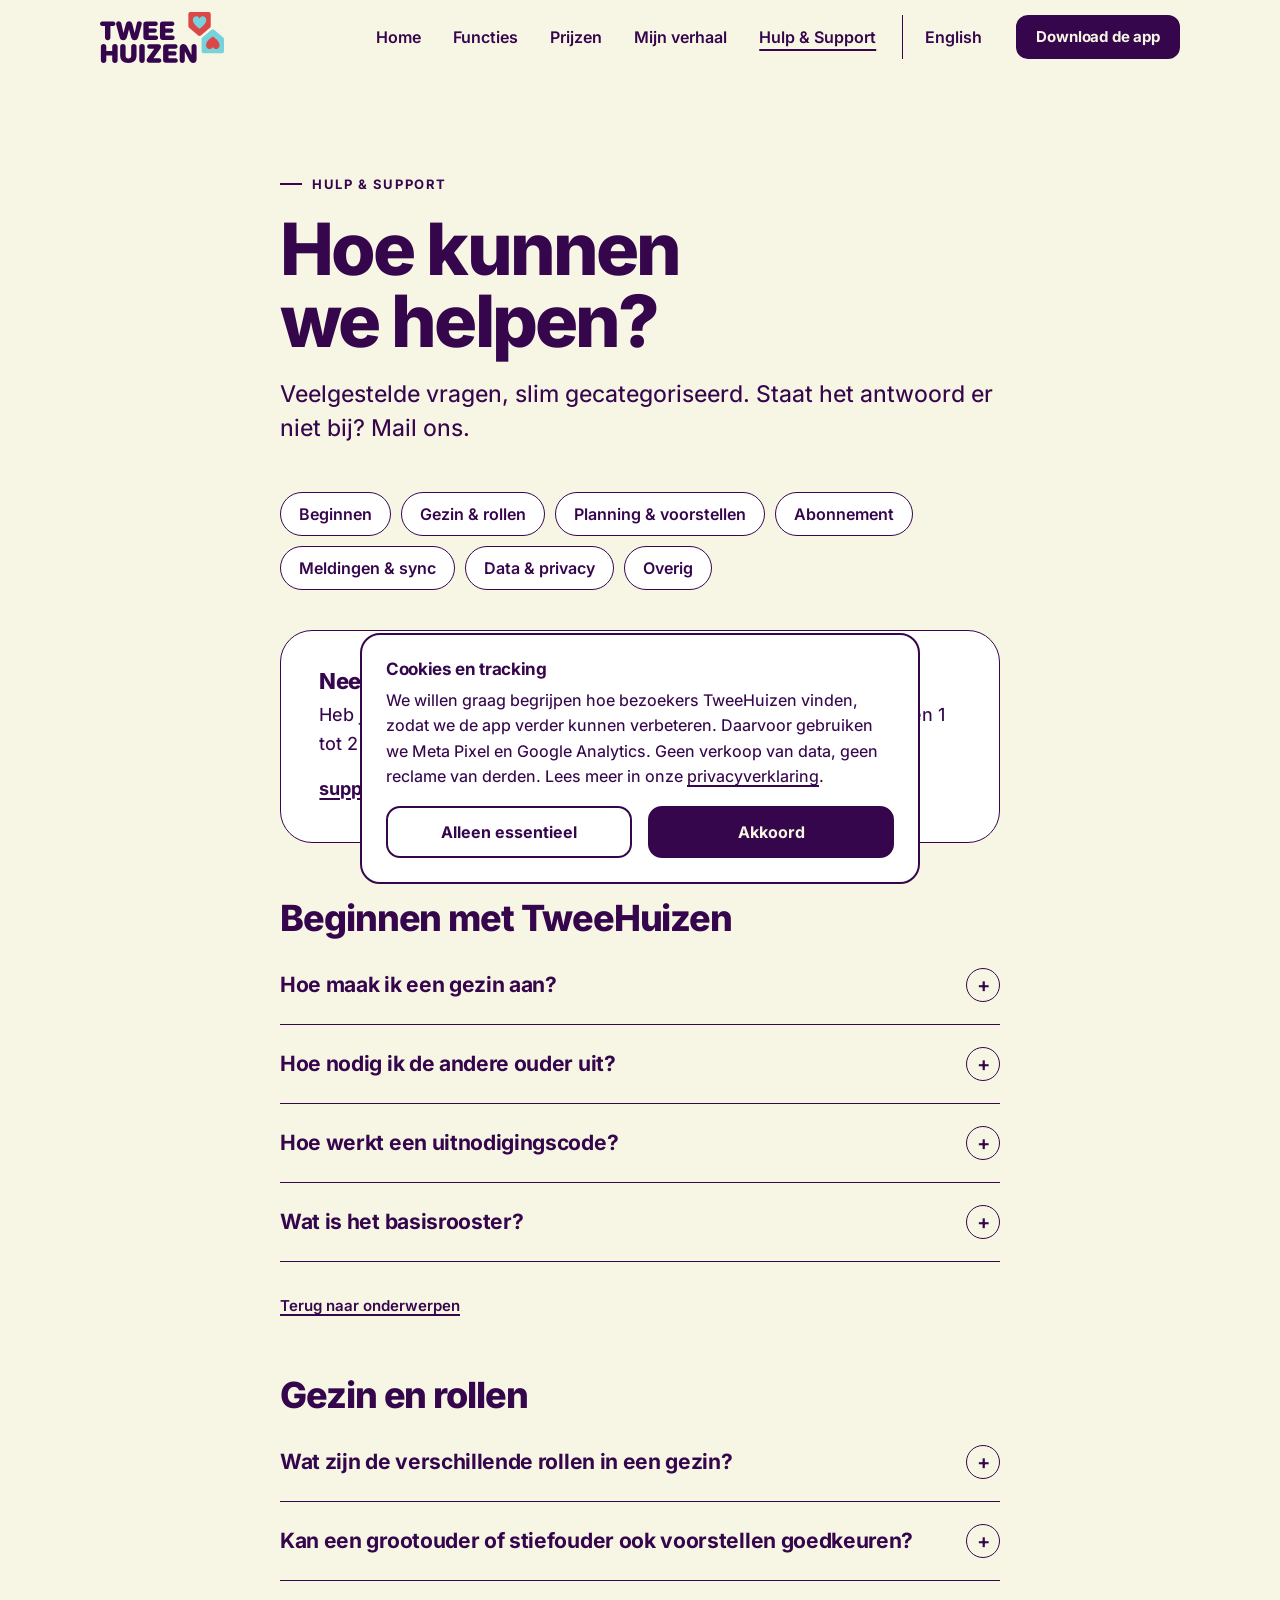
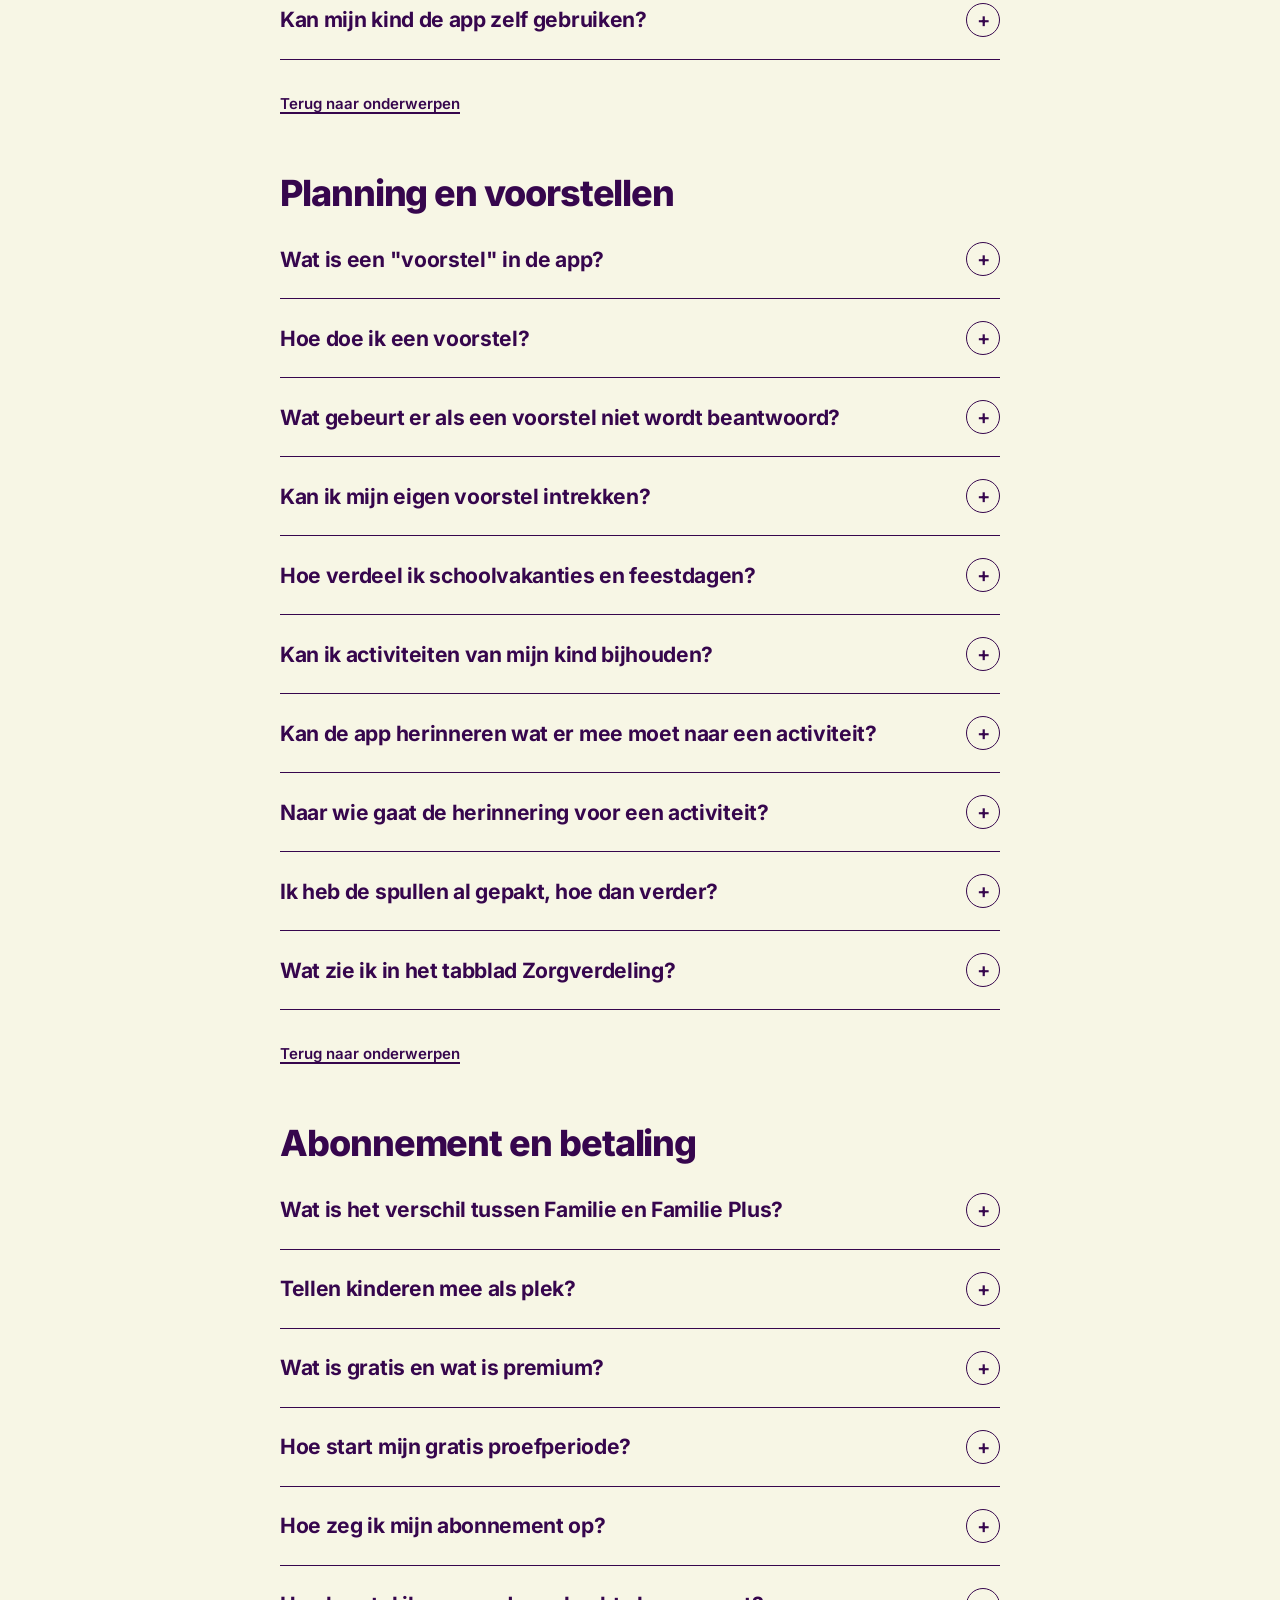
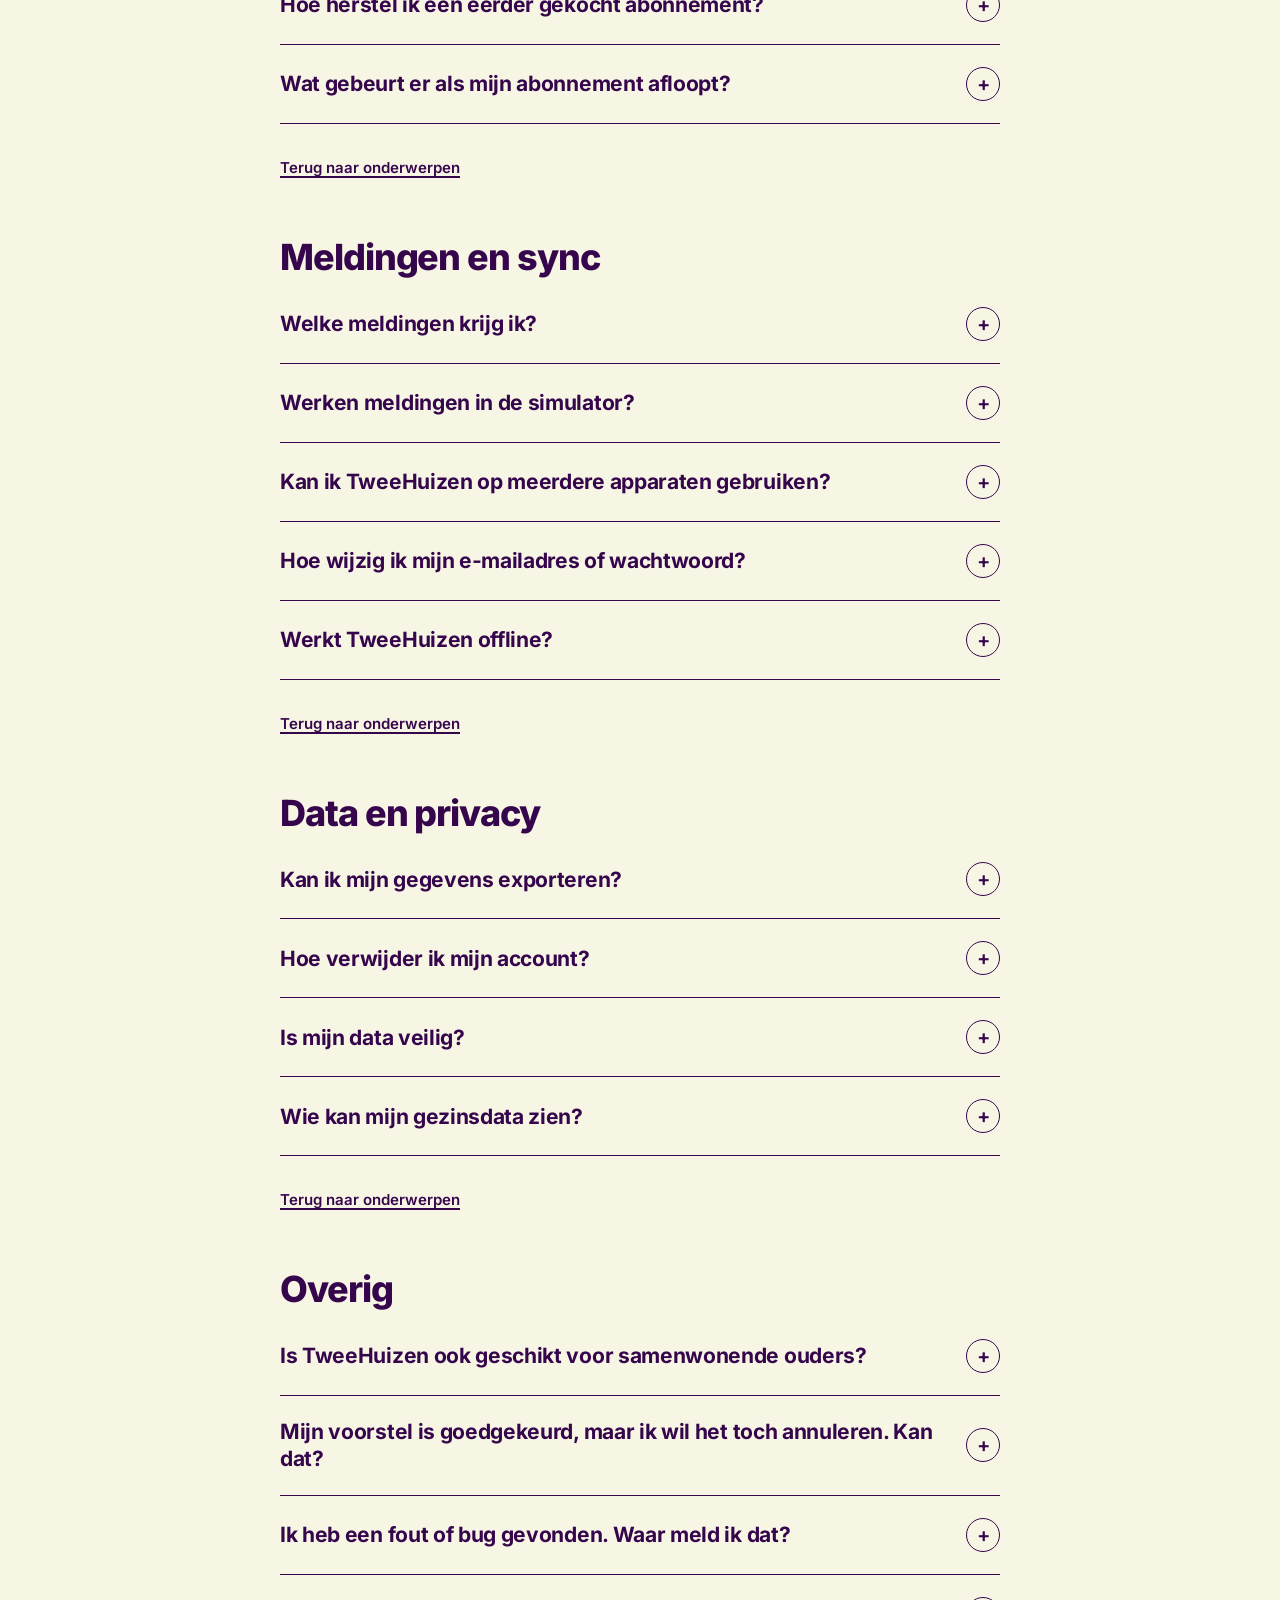
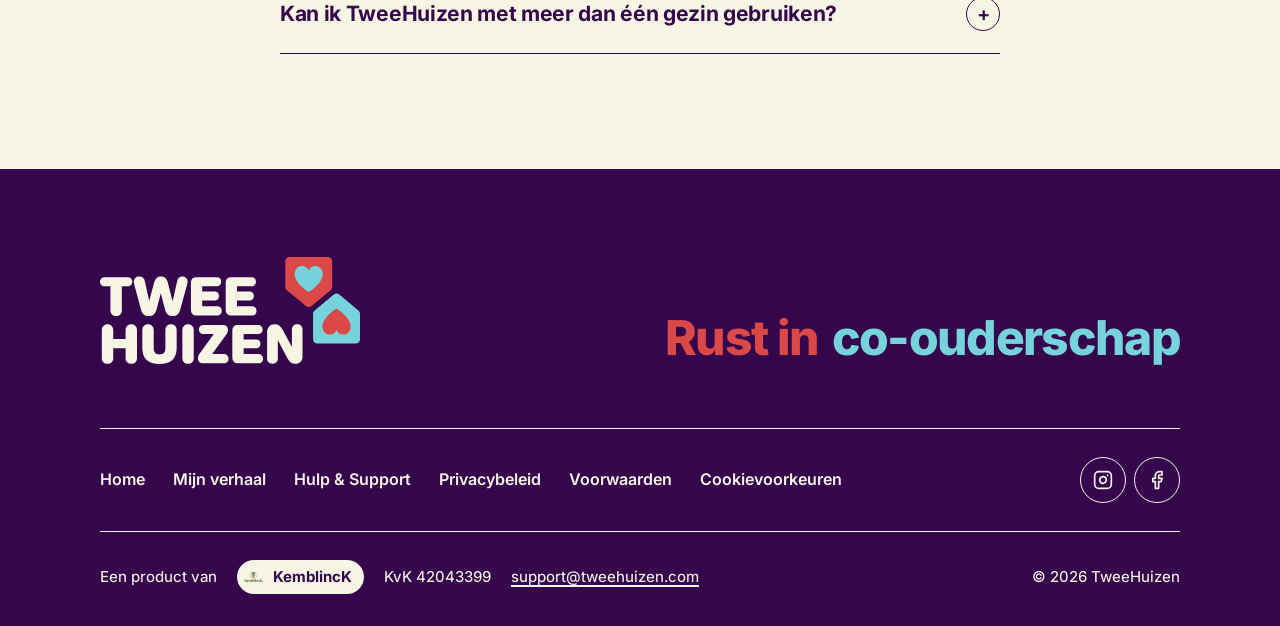
<file: support.html>
<!DOCTYPE html>
<html lang="nl">
<head>
<meta charset="utf-8">
<meta name="viewport" content="width=device-width, initial-scale=1">
<title>Hulp &amp; Support | TweeHuizen</title>
<meta name="description" content="Veelgestelde vragen over TweeHuizen: abonnementen, gezin uitnodigen, activiteiten, meldingen en meer.">
<meta name="theme-color" content="#36064D">
<link rel="canonical" href="https://tweehuizen.com/support.html">
<link rel="alternate" hreflang="nl" href="https://tweehuizen.com/support.html">
<link rel="alternate" hreflang="en" href="https://tweehuizen.com/support-en.html">
<link rel="alternate" hreflang="x-default" href="https://tweehuizen.com/support.html">
<meta property="og:type" content="website">
<meta property="og:title" content="Hulp &amp; Support | TweeHuizen">
<meta property="og:description" content="Veelgestelde vragen over TweeHuizen.">
<meta property="og:url" content="https://tweehuizen.com/support.html">
<meta property="og:image" content="https://tweehuizen.com/assets/og-tweehuizen.png?v=2">
<meta property="og:locale" content="nl_NL">
<link rel="icon" type="image/png" href="assets/favicon-180.png?v=2">
<link rel="apple-touch-icon" href="assets/favicon-180.png?v=2">
<link rel="preload" href="assets/fonts/inter-latin-wght-normal.woff2" as="font" type="font/woff2" crossorigin>
<script>(function(d){d.classList.add('js');setTimeout(function(){if(!window.thKlaar)d.classList.remove('js');},4000);})(document.documentElement);</script>
<link rel="stylesheet" href="assets/stijl-v3.css?v=2">
</head>
<body>

<a class="skip-link" href="#main">Ga naar hoofdinhoud</a>


<header class="topnav">
  <div class="topnav-in">
    <a class="nav-logo" href="index.html" aria-label="TweeHuizen, naar de homepagina"><img src="assets/TH_logo_dark.svg" alt="" width="124" height="51"></a>
    <button type="button" class="nav-toggle" aria-expanded="false" aria-controls="hoofdmenu" aria-label="Menu"><span></span><span></span></button>
    <nav class="nav-menu" id="hoofdmenu" aria-label="Hoofdnavigatie">
      <a href="index.html">Home</a>
      <a href="index.html#wat-kan-tweehuizen">Functies</a>
      <a href="index.html#prijzen">Prijzen</a>
      <a href="ons-verhaal.html">Mijn verhaal</a>
      <a href="support.html" aria-current="page">Hulp &amp; Support</a>
      <a href="support-en.html" class="lang-switch" hreflang="en" lang="en">English</a>
      <a class="btn btn-primary btn-klein" href="index.html#download">Download de app</a>
    </nav>
  </div>
</header>

<main id="main">

<!-- ─── Header ────────────────────────────── -->
<header class="page-header">
  <span class="page-kicker">Hulp &amp; Support</span>
  <h1 class="page-title">Hoe kunnen we helpen?</h1>
  <p class="page-sub">Veelgestelde vragen, slim gecategoriseerd. Staat het antwoord er niet bij? Mail ons.</p>
</header>

<!-- ─── Contact-kaart ─────────────────────── -->
<section class="container support-content">
<nav class="category-jump" id="onderwerpen" aria-label="Hulponderwerpen">
    <a href="#beginnen" class="category-chip">Beginnen</a>
    <a href="#gezin" class="category-chip">Gezin &amp; rollen</a>
    <a href="#planning" class="category-chip">Planning &amp; voorstellen</a>
    <a href="#abonnement" class="category-chip">Abonnement</a>
    <a href="#meldingen" class="category-chip">Meldingen &amp; sync</a>
    <a href="#data" class="category-chip">Data &amp; privacy</a>
    <a href="#overig" class="category-chip">Overig</a>
  </nav>

  <div class="contact-card">
    <div class="contact-body">
      <h2>Neem contact op</h2>
      <p>Heb je een vraag, probleem of suggestie? We reageren meestal binnen 1 tot 2 werkdagen.</p>
      <a href="mailto:support@tweehuizen.com" class="email">support@tweehuizen.com</a>
    </div>
  </div>

  <!-- Jump links -->


  <!-- ─── Beginnen ────────────────────────── -->
  <div class="category" id="beginnen">
    <h2 class="category-title">Beginnen met TweeHuizen</h2>
  </div>

  <details class="faq">
    <summary>Hoe maak ik een gezin aan?</summary>
    <div class="faq-answer">
    <p>Na registratie word je door de onboarding geleid. Je maakt een gezin aan, voegt kinderen toe en stelt het basisrooster in. Daarna kun je de andere ouder uitnodigen via het tabblad Gezin.</p>
    </div>
  </details>

  <details class="faq">
    <summary>Hoe nodig ik de andere ouder uit?</summary>
    <div class="faq-answer">
    <p>Ga naar het tabblad <strong>Gezin</strong> en tik op <strong>"Iemand uitnodigen"</strong>. Je krijgt een uitnodigingscode die je kunt delen via WhatsApp, e-mail of een andere app. In het bericht staat ook een downloadlink: die opent op een iPhone meteen de App Store. De andere ouder voert de code in bij het aanmaken van een eigen account.</p>
    </div>
  </details>

  <details class="faq">
    <summary>Hoe werkt een uitnodigingscode?</summary>
    <div class="faq-answer">
    <p>Een uitnodigingscode is een unieke code waarmee iemand zich bij jullie gezin kan aansluiten. Na het invoeren tijdens registratie wordt de persoon automatisch aan jullie gezin gekoppeld, met de rol en rechten die je hebt ingesteld.</p>
    <p>Codes blijven dertig dagen geldig. Niet op tijd ingewisseld? Geen probleem: je kunt eenvoudig een nieuwe code genereren via het profiel van de uitgenodigde persoon in het tabblad Gezin.</p>
    </div>
  </details>

  <details class="faq">
    <summary>Wat is het basisrooster?</summary>
    <div class="faq-answer">
    <p>Het basisrooster is de vaste zorgverdeling die zich herhaalt. Bijvoorbeeld: "om de week" of "een vast weekschema". Je stelt dit in via <strong>Afstemmen → Basisregeling</strong>. Als de verdeling verandert, kun je voor specifieke dagen of periodes een voorstel doen.</p>
    </div>
  </details>

  <!-- ─── Gezin en rollen ─────────────────── -->
  <a class="back-topics" href="#onderwerpen">Terug naar onderwerpen</a>
  <div class="category" id="gezin">
    <h2 class="category-title">Gezin en rollen</h2>
  </div>

  <details class="faq">
    <summary>Wat zijn de verschillende rollen in een gezin?</summary>
    <div class="faq-answer">
    <p>TweeHuizen kent drie hoofdrollen:</p>
    <ul>
      <li><strong>Ouder (hoofdouder):</strong> volledige rechten: plannen, voorstellen doen en goedkeuren.</li>
      <li><strong>Betrokkene</strong> (stiefouder, opa/oma, verzorger): mag meekijken en voorstellen doen, eventueel ook goedkeuren (instelbaar per persoon).</li>
      <li><strong>Kind:</strong> eigen profiel zonder account, beheerd door de ouders. Oudere kinderen kunnen optioneel een eigen login krijgen met beperkte rechten.</li>
    </ul>
    </div>
  </details>

  <details class="faq">
    <summary>Kan een grootouder of stiefouder ook voorstellen goedkeuren?</summary>
    <div class="faq-answer">
    <p>Standaard mogen alleen ouders voorstellen goedkeuren. Ouders kunnen dit via <strong>Gezin → Rechteninstellingen</strong> wijzigen: zet "Niet-ouders mogen goedkeuren" aan, en stel daarna per persoon in wie dat recht krijgt. Deze wijziging moet door beide ouders goedgekeurd worden.</p>
    </div>
  </details>

  <details class="faq">
    <summary>Kan mijn kind de app zelf gebruiken?</summary>
    <div class="faq-answer">
    <p>Ja, oudere kinderen kunnen een eigen login krijgen met beperkte rechten. Je maakt eerst een kindprofiel aan in de app en genereert dan een koppelcode. Het kind kan daarmee inloggen op een eigen telefoon en het rooster meekijken, zonder gezinsgegevens te kunnen wijzigen.</p>
    </div>
  </details>

  <!-- ─── Planning ───────────────────────── -->
  <a class="back-topics" href="#onderwerpen">Terug naar onderwerpen</a>
  <div class="category" id="planning">
    <h2 class="category-title">Planning en voorstellen</h2>
  </div>

  <details class="faq">
    <summary>Wat is een "voorstel" in de app?</summary>
    <div class="faq-answer">
    <p>Een voorstel is een verzoek om af te wijken van het basisrooster. Bijvoorbeeld: "ik wil zaterdag ruilen" of "de kinderen zijn volgende week allemaal bij mij". De andere ouder ontvangt een melding en kan goedkeuren of afkeuren. Pas na goedkeuring wordt het rooster aangepast.</p>
    </div>
  </details>

  <details class="faq">
    <summary>Hoe doe ik een voorstel?</summary>
    <div class="faq-answer">
    <p>Ga naar het tabblad <strong>Agenda</strong> of <strong>Afstemmen</strong> en tik op <strong>"Nieuw voorstel"</strong>. Kies een datum, geef aan wat je wilt wijzigen en voeg eventueel een toelichting toe. De andere ouder krijgt een melding.</p>
    </div>
  </details>

  <details class="faq">
    <summary>Wat gebeurt er als een voorstel niet wordt beantwoord?</summary>
    <div class="faq-answer">
    <p>Voorstellen blijven open staan totdat de andere ouder reageert. Zijn beide hoofdouders met een eigen account gekoppeld, dan vereist elke wijziging expliciete toestemming van de ander. Is er maar één hoofdouder gekoppeld, bijvoorbeeld zolang de tweede ouder de uitnodiging niet heeft aangenomen, dan wordt een bevoegd voorstel voor de basisregeling meteen toegepast. Via meldingen blijf je op de hoogte.</p>
    </div>
  </details>

  <details class="faq">
    <summary>Kan ik mijn eigen voorstel intrekken?</summary>
    <div class="faq-answer">
    <p>Ja. Zolang de andere ouder je voorstel nog niet heeft goedgekeurd of afgewezen, kun je het zelf intrekken. Ga naar <strong>Afstemmen</strong>, zoek je voorstel onder <strong>"Wacht op reactie"</strong> en tik op <strong>"Voorstel intrekken"</strong>. De andere ouder ziet het voorstel daarna niet meer in zijn lijst. In het logboek blijft de actie zichtbaar zodat jullie samen kunnen terugzien wat er is gebeurd.</p>
    </div>
  </details>

  <details class="faq">
    <summary>Hoe verdeel ik schoolvakanties en feestdagen?</summary>
    <div class="faq-answer">
    <p>Ga naar <strong>Afstemmen → Vakanties en feestdagen</strong>. Je ziet alle Nederlandse schoolvakanties en erkende feestdagen. Voor elke vakantieperiode of feestdag kun je aangeven bij wie de kinderen zijn, of een afwijkende verdeling voorstellen.</p>
    </div>
  </details>

  <details class="faq">
    <summary>Kan ik activiteiten van mijn kind bijhouden?</summary>
    <div class="faq-answer">
    <p>Ja. Via <strong>Afstemmen → Activiteiten</strong> voeg je sport, feestjes, hobby's en andere vaste bezigheden toe. Dit helpt om te zien wie het kind naar welke activiteit brengt en voorkomt dubbele afspraken.</p>
    </div>
  </details>

  <details class="faq">
    <summary>Kan de app herinneren wat er mee moet naar een activiteit?</summary>
    <div class="faq-answer">
    <p>Ja! Bij elke activiteit kun je een lijstje maken met spullen die mee moeten, bijvoorbeeld zwempak, handdoek en zwembril voor zwemles. Kies wanneer je een herinnering wilt (30 min, 1 uur, 2 uur of een dag ervoor) en de app stuurt automatisch een melding met de complete lijst.</p>
    <p>De app doet ook slimme voorstellen voor veelvoorkomende activiteiten: typ "zwemles" en TweeHuizen stelt automatisch zwempak, handdoek en zwembril voor.</p>
    </div>
  </details>

  <details class="faq">
    <summary>Naar wie gaat de herinnering voor een activiteit?</summary>
    <div class="faq-answer">
    <p>De ouder die het kind brengt, krijgt de melding, inclusief de lijst met spullen die mee moeten. Zo hoeft diegene niet 's ochtends door berichten te zoeken om te weten wat er in de sporttas moet.</p>
    <p>Heeft je kind een eigen account (van bijvoorbeeld een oudere tiener)? Dan kun je bij de activiteit aanvinken dat ook hij of zij een melding krijgt. Superhandig als ze zelf hun tas pakken.</p>
    </div>
  </details>

  <details class="faq">
    <summary>Ik heb de spullen al gepakt, hoe dan verder?</summary>
    <div class="faq-answer">
    <p>Op de herinnering zelf zitten twee knoppen: <strong>Gepakt</strong> en <strong>Snooze 15 min</strong>. Met "Gepakt" is de melding afgehandeld. Met "Snooze" krijg je hem 15 minuten later nog eens, handig als je nu even bezig bent maar straks wil pakken.</p>
    </div>
  </details>

  <details class="faq">
    <summary>Wat zie ik in het tabblad Zorgverdeling?</summary>
    <div class="faq-answer">
    <p>Zorgverdeling toont statistieken over de verdeling van de zorg: hoeveel dagen, weekenden en vakanties elk gezinslid heeft gehad. Handig om periodiek te bespreken of de verdeling nog eerlijk voelt.</p>
    </div>
  </details>

  <!-- ─── Abonnement ─────────────────────── -->
  <a class="back-topics" href="#onderwerpen">Terug naar onderwerpen</a>
  <div class="category" id="abonnement">
    <h2 class="category-title">Abonnement en betaling</h2>
  </div>

  <details class="faq">
    <summary>Wat is het verschil tussen Familie en Familie Plus?</summary>
    <div class="faq-answer">
    <p><strong>Familie</strong> is voor 2 volwassenen (de twee ouders). <strong>Familie Plus</strong> is voor 3 tot 6 volwassenen, bijvoorbeeld als er stiefouders, grootouders of andere betrokken volwassenen meedoen. Kinderen zijn in beide gevallen gratis.</p>
    </div>
  </details>

  <details class="faq">
    <summary>Tellen kinderen mee als plek?</summary>
    <div class="faq-answer">
    <p>Nee. Kinderen zijn altijd gratis profielen. Alleen volwassenen gebruiken een plek in je abonnement.</p>
    </div>
  </details>

  <details class="faq">
    <summary>Wat is gratis en wat is premium?</summary>
    <div class="faq-answer">
    <p><strong>Gratis:</strong> account aanmaken, gezin starten, kinderen toevoegen, basisrooster instellen, gezinsleden uitnodigen, agenda bekijken, vakanties en feestdagen verdelen.</p>
    <p><strong>Premium:</strong> voorstellen doen en goedkeuren (afstemmen), activiteiten bijhouden, statistieken van de zorgverdeling, push-meldingen, agenda-export en backup.</p>
    <p>Je start met 14 dagen gratis proefperiode, zodat je alles kunt uitproberen.</p>
    </div>
  </details>

  <details class="faq">
    <summary>Hoe start mijn gratis proefperiode?</summary>
    <div class="faq-answer">
    <p>De 14-dagen proefperiode start zodra je via de paywall een abonnement kiest. Er worden pas kosten in rekening gebracht na afloop van de proefperiode. Je kunt uiterlijk 24 uur vóór het einde kosteloos opzeggen via je Apple ID-instellingen.</p>
    </div>
  </details>

  <details class="faq">
    <summary>Hoe zeg ik mijn abonnement op?</summary>
    <div class="faq-answer">
    <p>Op een iPhone: <strong>Instellingen → je naam → Abonnementen → TweeHuizen → Zeg op</strong>. Op Android: open <strong>Google Play → je profielfoto → Betalingen en abonnementen → Abonnementen → TweeHuizen → Opzeggen</strong>. Je houdt toegang tot het einde van de betaalde periode. TweeHuizen kan niet zelf abonnementen opzeggen. Dat doen Apple en Google.</p>
    </div>
  </details>

  <details class="faq">
    <summary>Hoe herstel ik een eerder gekocht abonnement?</summary>
    <div class="faq-answer">
    <p>Log in met het account dat je eerder gebruikte en kies <strong>Herstel aankopen</strong> om je abonnement opnieuw te koppelen. Lukt dat niet? Mail <a href="mailto:support@tweehuizen.com">support@tweehuizen.com</a>.</p>
    </div>
  </details>

  <details class="faq">
    <summary>Wat gebeurt er als mijn abonnement afloopt?</summary>
    <div class="faq-answer">
    <p>Je behoudt toegang tot de basisfuncties: gezin, kinderen, basisrooster en het bekijken van de agenda. Premium functies (voorstellen, activiteiten, statistieken, meldingen, export, backup) worden gepauzeerd tot je opnieuw een abonnement afsluit. Je gegevens blijven behouden.</p>
    </div>
  </details>

  <!-- ─── Meldingen & sync ───────────────── -->
  <a class="back-topics" href="#onderwerpen">Terug naar onderwerpen</a>
  <div class="category" id="meldingen">
    <h2 class="category-title">Meldingen en sync</h2>
  </div>

  <details class="faq">
    <summary>Welke meldingen krijg ik?</summary>
    <div class="faq-answer">
    <p>TweeHuizen stuurt meldingen bij: een nieuw voorstel, een reactie op een voorstel, een wissel die eraan komt, en belangrijke wijzigingen in het rooster. Je kunt meldingen fijn-tunen via <strong>Meer → Meldingen</strong>.</p>
    </div>
  </details>

  <details class="faq">
    <summary>Werken meldingen in de simulator?</summary>
    <div class="faq-answer">
    <p>Nee. Push-meldingen werken alleen op een echte telefoon. Lokale herinneringen in de app zelf werken ook zonder push-meldingen.</p>
    </div>
  </details>

  <details class="faq">
    <summary>Kan ik TweeHuizen op meerdere apparaten gebruiken?</summary>
    <div class="faq-answer">
    <p>Ja. Log in met hetzelfde account op al je apparaten. Je rooster en wijzigingen synchroniseren automatisch. Op een nieuw toestel kun je "Herstel aankopen" gebruiken om je abonnement te herkoppelen.</p>
    </div>
  </details>

  <details class="faq">
    <summary>Hoe wijzig ik mijn e-mailadres of wachtwoord?</summary>
    <div class="faq-answer">
    <p>Dat doe je zelf in de app, vanaf versie 2.1. Ga naar <strong>Meer &gt; E-mailadres wijzigen</strong>. Voor de zekerheid vragen we je wachtwoord, en je bevestigt het nieuwe adres met een link in je mail. Tot je die link opent, log je gewoon in met je huidige adres. Je wachtwoord wijzig je via <strong>Meer &gt; Wachtwoord wijzigen</strong>: we sturen je een link, en via de knop in die mail kies je een nieuw wachtwoord. Open die mail op hetzelfde toestel. Je account en je gezin blijven daarbij hetzelfde.</p>
    </div>
  </details>

  <details class="faq">
    <summary>Werkt TweeHuizen offline?</summary>
    <div class="faq-answer">
    <p>Beperkt. Je kunt eerder geladen data bekijken als je offline bent, maar voor voorstellen, meldingen en synchronisatie heb je internetverbinding nodig. Een wijziging die je offline probeert te maken, lukt pas als je weer verbinding hebt.</p>
    </div>
  </details>

  <!-- ─── Data en privacy ────────────────── -->
  <a class="back-topics" href="#onderwerpen">Terug naar onderwerpen</a>
  <div class="category" id="data">
    <h2 class="category-title">Data en privacy</h2>
  </div>

  <details class="faq">
    <summary>Kan ik mijn gegevens exporteren?</summary>
    <div class="faq-answer">
    <p>Ja. Ga naar <strong>Meer → Agenda-export</strong> om het zorgrooster naar je agenda-app (Apple Calendar, Google Calendar) te exporteren. Via <strong>Meer → Backup</strong> maak je een lokale back-up van een deel van je gezinsgegevens; activiteiten, het gezinslogboek en de afbeeldingen zitten daar niet in. Voor een volledig overzicht mail je privacy@tweehuizen.com. </p>
    </div>
  </details>

  <details class="faq">
    <summary>Hoe verwijder ik mijn account?</summary>
    <div class="faq-answer">
    <p>In de app, via <strong>Meer &gt; Account verwijderen</strong>. Dat werkt vanaf versie 2.0; zie je een foutmelding, werk de app dan bij in de App Store of Google Play. Liever per mail? Mail <a href="mailto:privacy@tweehuizen.com">privacy@tweehuizen.com</a> en we verwijderen je account en je gegevens binnen 30 dagen. Was jij het laatste gezinslid, dan verdwijnt het hele gezin met rooster, voorstellen en activiteiten. Blijven er anderen over, dan blijft het gezin bestaan en kan je naam nog in het rooster en in oude voorstellen voorkomen. Gegevens over aankopen (welk abonnement, wanneer) bewaren we zeven jaar, want dat verplicht de belastingwet. We bewaren ze zonder je naam of e-mailadres. Bestanden zijn uiterlijk na 30 dagen weg en serverlogboeken na 7 dagen. Heb je een abonnement? Zeg dat eerst op bij Apple of Google: je account verwijderen stopt de betaling niet, en het abonnement gaat niet mee naar een nieuw account. Zie ons <a href="privacy.html">privacybeleid</a> voor de details.</p>

    </div>
  </details>

  <details class="faq">
    <summary>Is mijn data veilig?</summary>
    <div class="faq-answer">
    <p>Ja. We gebruiken versleutelde verbindingen (HTTPS), Row Level Security op databaseniveau (alleen jij en je gezinsleden lezen jullie gegevens uit de database) en veilige authenticatie. Inloggegevens worden op je iPhone opgeslagen in de beveiligde Keychain. Onze account- en gezinsdatabase staat bij Supabase in de EU.</p>
    <p>Zie ons <a href="privacy.html">Privacybeleid</a> voor meer informatie.</p>
    </div>
  </details>

  <details class="faq">
    <summary>Wie kan mijn gezinsdata zien?</summary>
    <div class="faq-answer">
    <p>De leden van jouw gezin. Via de app kan niemand buiten je gezin bij jullie gegevens. Wij
hebben als beheerder van de database wel technische toegang, bijvoorbeeld om een storing te
verhelpen of een verwijderverzoek uit te voeren; we kijken niet in gezinnen zonder reden. Ook profielfoto's zijn alleen voor je eigen gezin te zien: de app toont ze met een link die na 24 uur verloopt. In de app gebruiken we geen externe analytics-diensten, en we verkopen geen gegevens.</p>
    </div>
  </details>

  <!-- ─── Overig ─────────────────────────── -->
  <a class="back-topics" href="#onderwerpen">Terug naar onderwerpen</a>
  <div class="category" id="overig">
    <h2 class="category-title">Overig</h2>
  </div>

  <details class="faq">
    <summary>Is TweeHuizen ook geschikt voor samenwonende ouders?</summary>
    <div class="faq-answer">
    <p>De app is specifiek ontworpen voor gescheiden ouders met kinderen op twee adressen. Samenwonende ouders kunnen hem natuurlijk ook gebruiken om het weekschema bij te houden, maar veel functies (zoals voorstellen tussen twee huizen) zijn dan minder relevant.</p>
    </div>
  </details>

  <details class="faq">
    <summary>Mijn voorstel is goedgekeurd, maar ik wil het toch annuleren. Kan dat?</summary>
    <div class="faq-answer">
    <p>Goedgekeurde voorstellen worden definitief. Je kunt wel een nieuw voorstel doen om de wijziging ongedaan te maken; dit moet dan opnieuw door de andere ouder goedgekeurd worden. Zo blijft iedereen op de hoogte van wijzigingen.</p>
    </div>
  </details>

  <details class="faq">
    <summary>Ik heb een fout of bug gevonden. Waar meld ik dat?</summary>
    <div class="faq-answer">
    <p>Stuur een e-mail naar <a href="mailto:support@tweehuizen.com">support@tweehuizen.com</a> met een beschrijving van het probleem en, als het kan, een schermafbeelding. Vermeld ook welke telefoon en welke versie van iOS of Android je gebruikt.</p>
    </div>
  </details>

  <details class="faq">
    <summary>Kan ik TweeHuizen met meer dan één gezin gebruiken?</summary>
    <div class="faq-answer">
    <p>Eén account is gekoppeld aan één gezin. Als je bij meerdere gezinnen betrokken bent (bijvoorbeeld als zorgverlener voor verschillende families), heb je per gezin een apart account nodig.</p>
    </div>
  </details>

</section>

<!-- ─── Footer ──────────────────────────────── -->
</main>

<footer class="footer" role="contentinfo">
  <div class="footer-container">
    <div class="footer-top">
      <a class="footer-brand" href="index.html" aria-label="TweeHuizen"><img src="assets/TH_logo_light.svg" alt="" width="260" height="107" loading="lazy"></a>
      <p class="parent-colors footer-parent-colors"><span class="parent-text-a">Rust in</span> <span class="parent-text-b">co-ouderschap</span></p>
    </div>
    <div class="footer-midden">
      <div class="footer-links">
        <a href="index.html">Home</a>
        <a href="ons-verhaal.html">Mijn verhaal</a>
        <a href="support.html">Hulp &amp; Support</a>
        <a href="privacy.html">Privacybeleid</a>
        <a href="voorwaarden.html">Voorwaarden</a>
        <button type="button" class="cookie-link" onclick="window.tweeHuizenCookievoorkeuren &amp;&amp; window.tweeHuizenCookievoorkeuren();">Cookievoorkeuren</button>
      </div>
      <nav class="footer-social" aria-label="Volg TweeHuizen op social media">
        <a href="https://www.instagram.com/twee.huizen" target="_blank" rel="noopener" aria-label="TweeHuizen op Instagram"><svg viewBox="0 0 24 24" fill="none" stroke="currentColor" stroke-width="2" stroke-linecap="round" stroke-linejoin="round" aria-hidden="true"><rect x="2" y="2" width="20" height="20" rx="5" ry="5"></rect><path d="M16 11.37A4 4 0 1 1 12.63 8 4 4 0 0 1 16 11.37z"></path><line x1="17.5" y1="6.5" x2="17.51" y2="6.5"></line></svg></a>
        <a href="https://www.facebook.com/share/1awK8HkGwE/" target="_blank" rel="noopener" aria-label="TweeHuizen op Facebook"><svg viewBox="0 0 24 24" fill="none" stroke="currentColor" stroke-width="2" stroke-linecap="round" stroke-linejoin="round" aria-hidden="true"><path d="M18 2h-3a5 5 0 0 0-5 5v3H7v4h3v8h4v-8h3l1-4h-4V7a1 1 0 0 1 1-1h3z"></path></svg></a>
      </nav>
    </div>
    <div class="footer-onder">
      <address class="footer-legal">
        <span>Een product van</span> <a href="https://kemblinck.nl" class="footer-kemblinck"><img src="kemblinck-logo-64.png?v=1" alt="" class="footer-kemblinck__logo" width="22" height="22" loading="lazy"><strong>KemblincK</strong></a>
        <span>KvK 42043399</span>
        <a href="mailto:support@tweehuizen.com">support@tweehuizen.com</a>
      </address>
      <div class="footer-copy">&copy; <span id="year">2026</span> TweeHuizen</div>
    </div>
  </div>
</footer>

<script>
  var y = document.getElementById('year');
  if (y) { y.textContent = new Date().getFullYear(); }
</script>

<script src="consent.js?v=3" defer></script>
<script src="assets/site.js?v=1" defer></script>
</body>
</html>
</file>
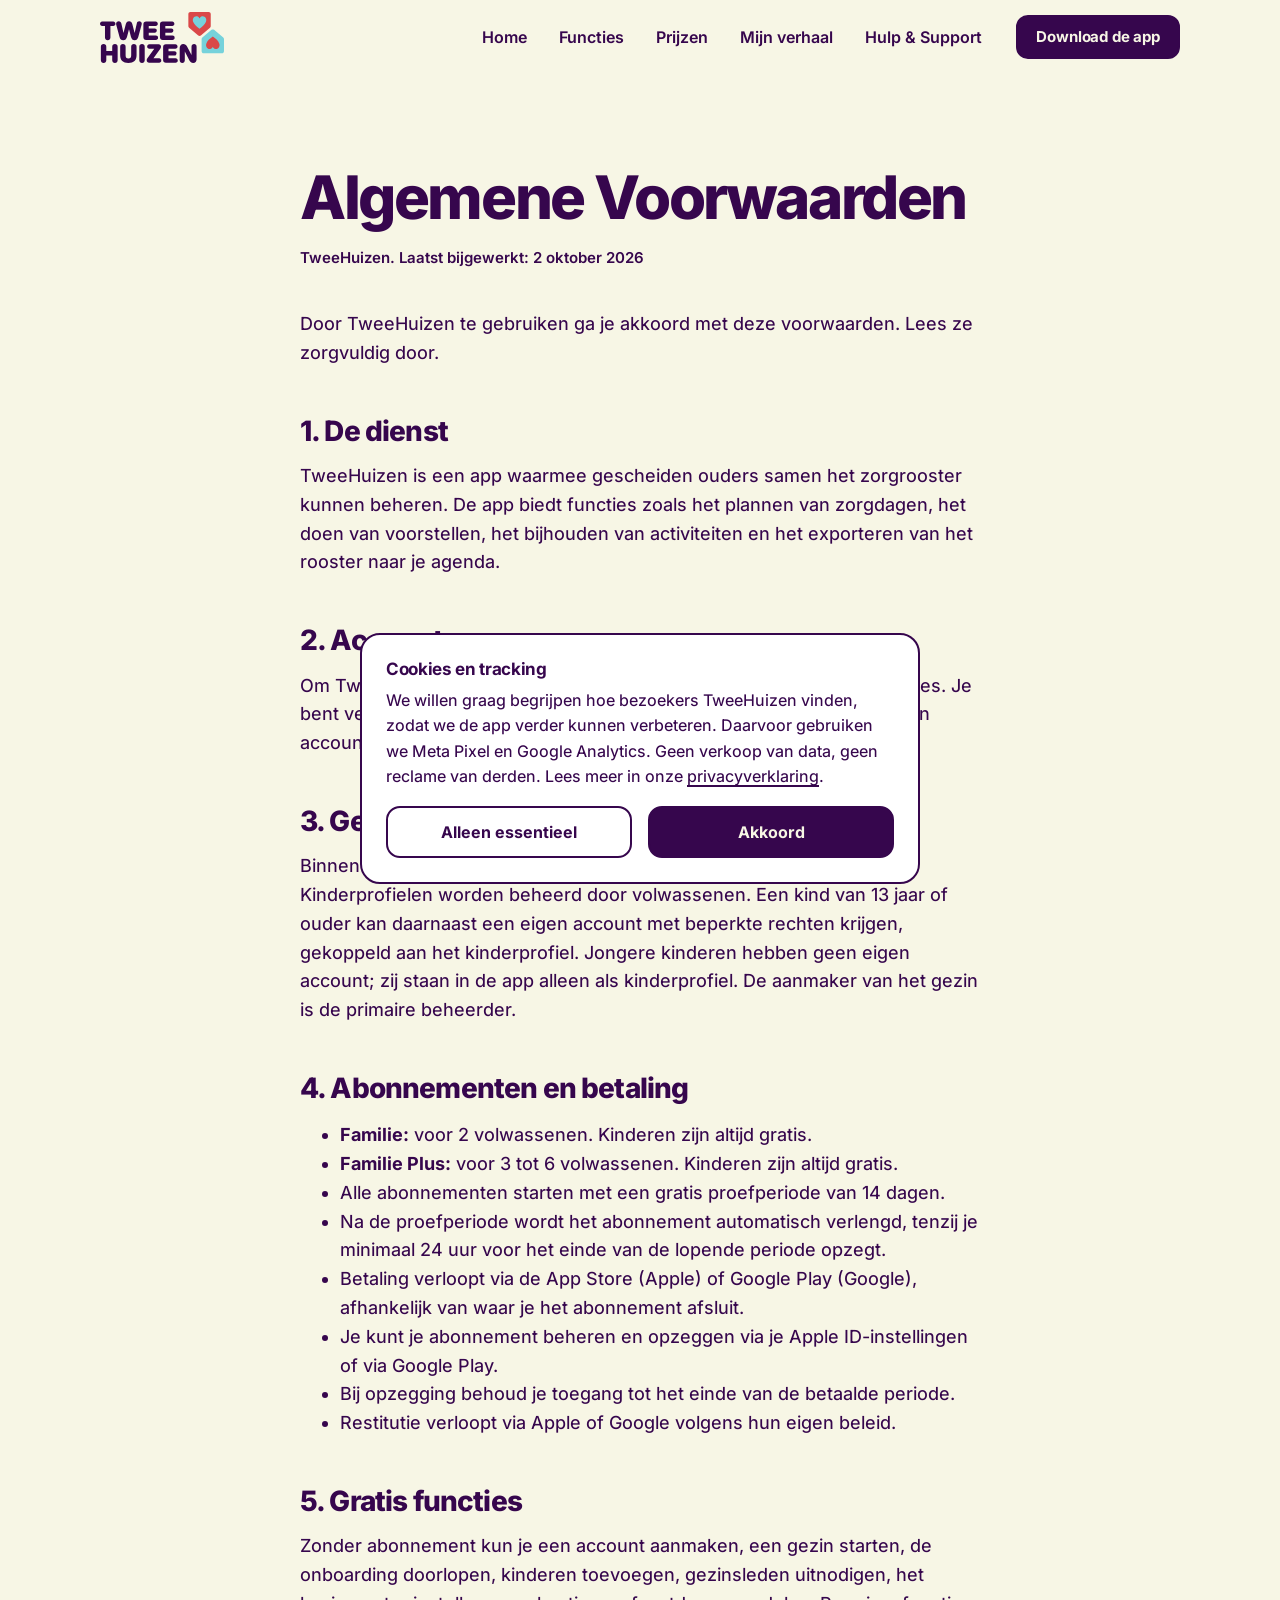
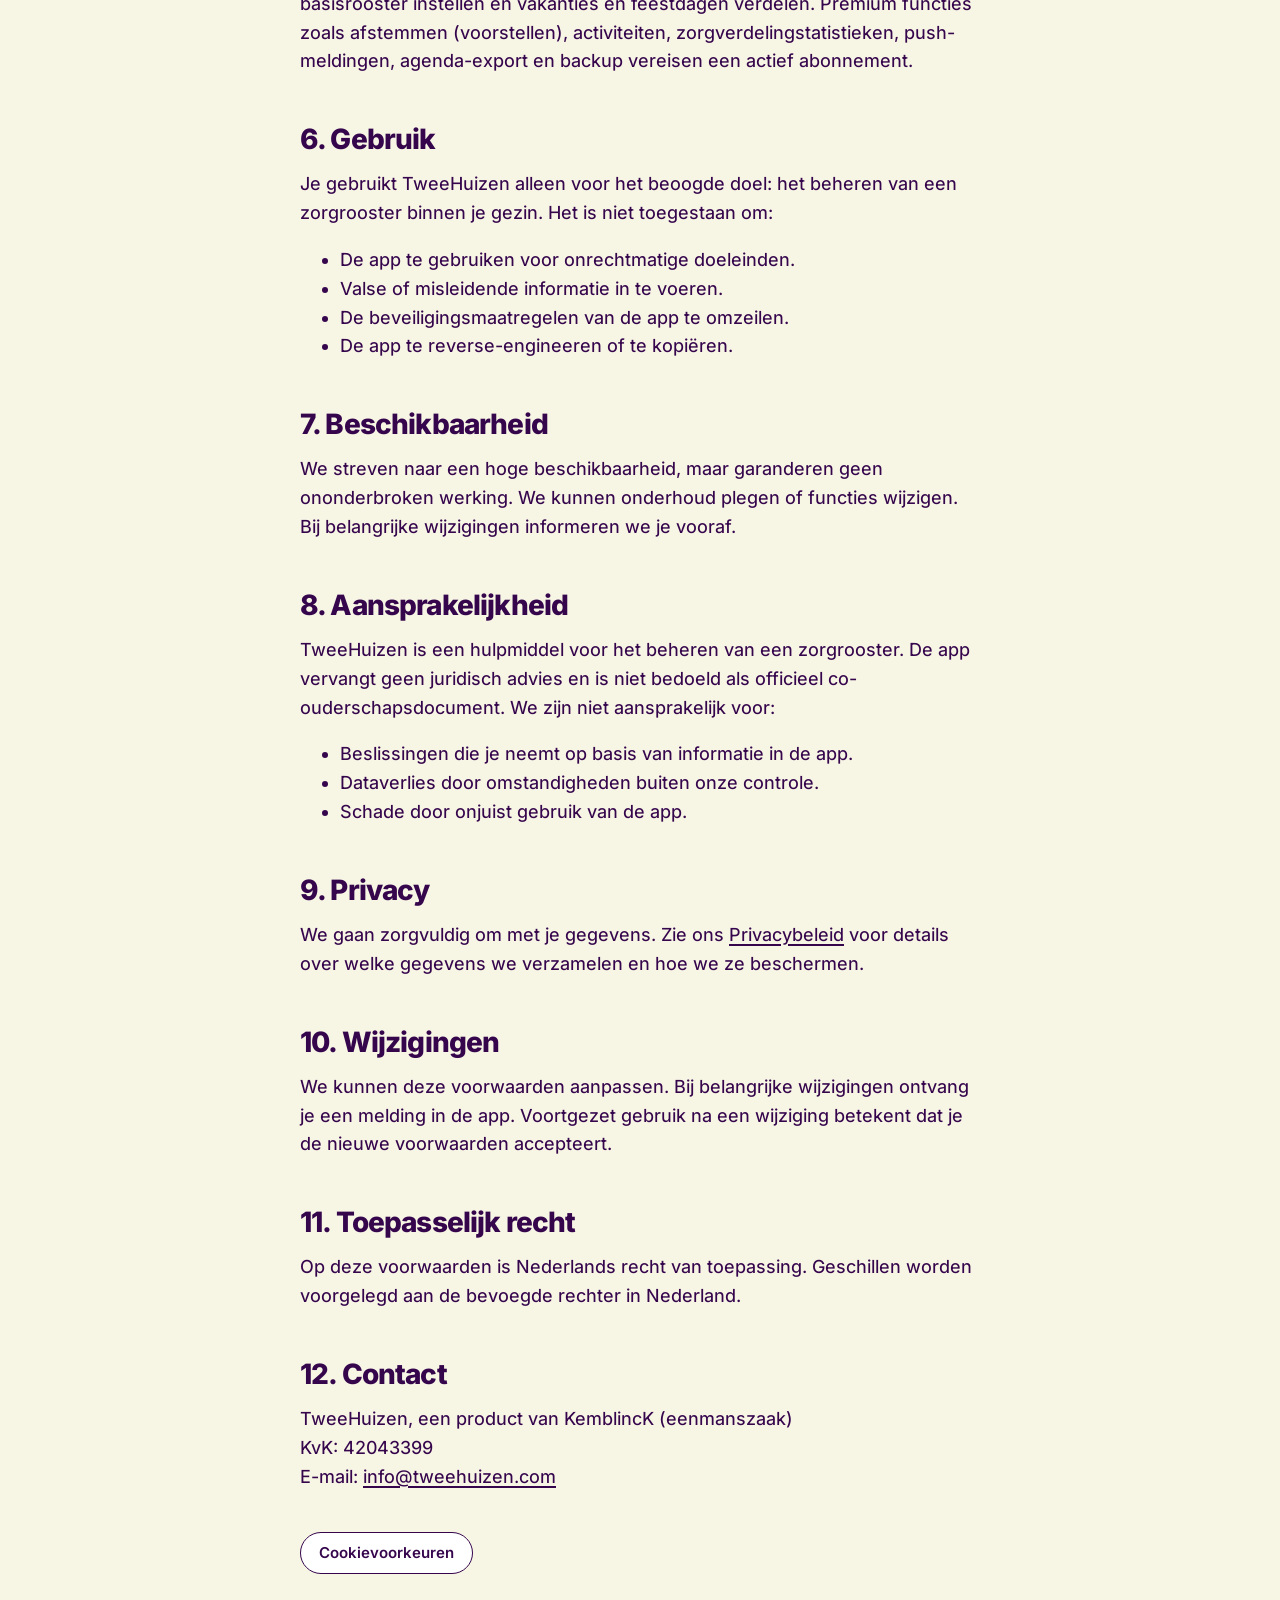
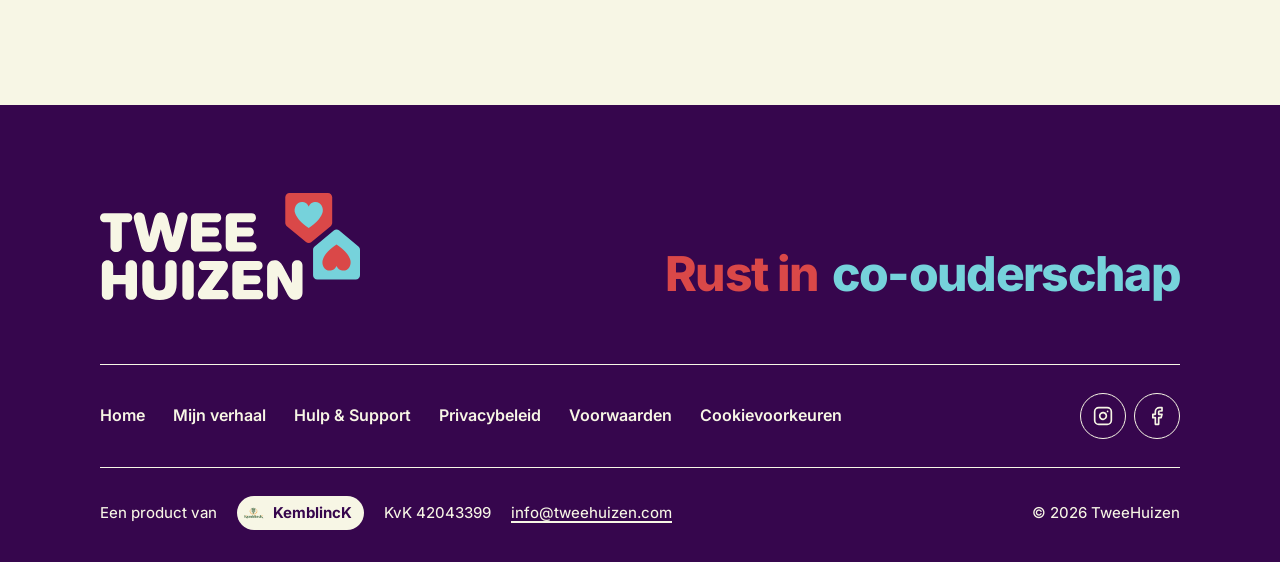
<file: voorwaarden.html>
<!DOCTYPE html>
<html lang="nl">
<head>
<meta charset="utf-8">
<meta name="viewport" content="width=device-width, initial-scale=1">
<title>Algemene Voorwaarden | TweeHuizen</title>
<meta name="description" content="De algemene voorwaarden van TweeHuizen: abonnementen, proefperiode, opzeggen en aansprakelijkheid, kort en leesbaar uitgelegd.">
<link rel="canonical" href="https://tweehuizen.com/voorwaarden.html">
<meta property="og:type" content="website">
<meta property="og:site_name" content="TweeHuizen">
<meta property="og:title" content="Algemene Voorwaarden | TweeHuizen">
<meta property="og:url" content="https://tweehuizen.com/voorwaarden.html">
<meta property="og:image" content="https://tweehuizen.com/assets/og-tweehuizen.png?v=2">
<meta property="og:locale" content="nl_NL">
<link rel="icon" type="image/png" href="assets/favicon-180.png?v=2">
<link rel="apple-touch-icon" href="assets/favicon-180.png?v=2">
<link rel="preload" href="assets/fonts/inter-latin-wght-normal.woff2" as="font" type="font/woff2" crossorigin>
<script>(function(d){d.classList.add('js');setTimeout(function(){if(!window.thKlaar)d.classList.remove('js');},4000);})(document.documentElement);</script>
<link rel="stylesheet" href="assets/stijl-v3.css?v=2">
</head>
<body>

<a class="skip-link" href="#main">Ga naar hoofdinhoud</a>

<header class="topnav">
  <div class="topnav-in">
    <a class="nav-logo" href="index.html" aria-label="TweeHuizen, naar de homepagina"><img src="assets/TH_logo_dark.svg" alt="" width="124" height="51"></a>
    <button type="button" class="nav-toggle" aria-expanded="false" aria-controls="hoofdmenu" aria-label="Menu"><span></span><span></span></button>
    <nav class="nav-menu" id="hoofdmenu" aria-label="Hoofdnavigatie">
      <a href="index.html">Home</a>
      <a href="index.html#wat-kan-tweehuizen">Functies</a>
      <a href="index.html#prijzen">Prijzen</a>
      <a href="ons-verhaal.html">Mijn verhaal</a>
      <a href="support.html">Hulp &amp; Support</a>
      <a class="btn btn-primary btn-klein" href="index.html#download">Download de app</a>
    </nav>
  </div>
</header>

<main id="main" class="juridisch">

<h1>Algemene Voorwaarden</h1>
<p class="meta">TweeHuizen. Laatst bijgewerkt: 2 oktober 2026</p>

<p>Door TweeHuizen te gebruiken ga je akkoord met deze voorwaarden. Lees ze zorgvuldig door.</p>

<h2>1. De dienst</h2>
<p>TweeHuizen is een app waarmee gescheiden ouders samen het zorgrooster kunnen beheren. De app biedt functies zoals het plannen van zorgdagen, het doen van voorstellen, het bijhouden van activiteiten en het exporteren van het rooster naar je agenda.</p>

<h2>2. Account</h2>
<p>Om TweeHuizen te gebruiken maak je een account aan met je e-mailadres. Je bent verantwoordelijk voor het geheimhouden van je inloggegevens. Eén account per persoon.</p>

<h2>3. Gezin en rollen</h2>
<p>Binnen een gezin kunnen meerdere volwassenen worden uitgenodigd. Kinderprofielen worden beheerd door volwassenen. Een kind van 13 jaar of ouder kan daarnaast een eigen account met beperkte rechten krijgen, gekoppeld aan het kinderprofiel. Jongere kinderen hebben geen eigen account; zij staan in de app alleen als kinderprofiel. De aanmaker van het gezin is de primaire beheerder.</p>

<h2>4. Abonnementen en betaling</h2>
<ul>
  <li><strong>Familie:</strong> voor 2 volwassenen. Kinderen zijn altijd gratis.</li>
  <li><strong>Familie Plus:</strong> voor 3 tot 6 volwassenen. Kinderen zijn altijd gratis.</li>
  <li>Alle abonnementen starten met een gratis proefperiode van 14 dagen.</li>
  <li>Na de proefperiode wordt het abonnement automatisch verlengd, tenzij je minimaal 24 uur voor het einde van de lopende periode opzegt.</li>
  <li>Betaling verloopt via de App Store (Apple) of Google Play (Google), afhankelijk van waar je het abonnement afsluit.</li>
  <li>Je kunt je abonnement beheren en opzeggen via je Apple ID-instellingen of via Google Play.</li>
  <li>Bij opzegging behoud je toegang tot het einde van de betaalde periode.</li>
  <li>Restitutie verloopt via Apple of Google volgens hun eigen beleid.</li>
</ul>

<h2>5. Gratis functies</h2>
<p>Zonder abonnement kun je een account aanmaken, een gezin starten, de onboarding doorlopen, kinderen toevoegen, gezinsleden uitnodigen, het basisrooster instellen en vakanties en feestdagen verdelen. Premium functies zoals afstemmen (voorstellen), activiteiten, zorgverdelingstatistieken, push-meldingen, agenda-export en backup vereisen een actief abonnement.</p>

<h2>6. Gebruik</h2>
<p>Je gebruikt TweeHuizen alleen voor het beoogde doel: het beheren van een zorgrooster binnen je gezin. Het is niet toegestaan om:</p>
<ul>
  <li>De app te gebruiken voor onrechtmatige doeleinden.</li>
  <li>Valse of misleidende informatie in te voeren.</li>
  <li>De beveiligingsmaatregelen van de app te omzeilen.</li>
  <li>De app te reverse-engineeren of te kopiëren.</li>
</ul>

<h2>7. Beschikbaarheid</h2>
<p>We streven naar een hoge beschikbaarheid, maar garanderen geen ononderbroken werking. We kunnen onderhoud plegen of functies wijzigen. Bij belangrijke wijzigingen informeren we je vooraf.</p>

<h2>8. Aansprakelijkheid</h2>
<p>TweeHuizen is een hulpmiddel voor het beheren van een zorgrooster. De app vervangt geen juridisch advies en is niet bedoeld als officieel co-ouderschapsdocument. We zijn niet aansprakelijk voor:</p>
<ul>
  <li>Beslissingen die je neemt op basis van informatie in de app.</li>
  <li>Dataverlies door omstandigheden buiten onze controle.</li>
  <li>Schade door onjuist gebruik van de app.</li>
</ul>

<h2>9. Privacy</h2>
<p>We gaan zorgvuldig om met je gegevens. Zie ons <a href="privacy.html">Privacybeleid</a> voor details over welke gegevens we verzamelen en hoe we ze beschermen.</p>

<h2>10. Wijzigingen</h2>
<p>We kunnen deze voorwaarden aanpassen. Bij belangrijke wijzigingen ontvang je een melding in de app. Voortgezet gebruik na een wijziging betekent dat je de nieuwe voorwaarden accepteert.</p>

<h2>11. Toepasselijk recht</h2>
<p>Op deze voorwaarden is Nederlands recht van toepassing. Geschillen worden voorgelegd aan de bevoegde rechter in Nederland.</p>

<h2>12. Contact</h2>
<p>TweeHuizen, een product van KemblincK (eenmanszaak)<br>
KvK: 42043399<br>
E-mail: <a href="mailto:info@tweehuizen.com">info@tweehuizen.com</a></p>

<script src="consent.js?v=3" defer></script>
  <p class="voorkeuren"><button type="button" class="cookie-link" onclick="window.tweeHuizenCookievoorkeuren &amp;&amp; window.tweeHuizenCookievoorkeuren();">Cookievoorkeuren</button></p>
</main>

<footer class="footer" role="contentinfo">
  <div class="footer-container">
    <div class="footer-top">
      <a class="footer-brand" href="index.html" aria-label="TweeHuizen"><img src="assets/TH_logo_light.svg" alt="" width="260" height="107" loading="lazy"></a>
      <p class="parent-colors footer-parent-colors"><span class="parent-text-a">Rust in</span> <span class="parent-text-b">co-ouderschap</span></p>
    </div>
    <div class="footer-midden">
      <div class="footer-links">
        <a href="index.html">Home</a>
        <a href="ons-verhaal.html">Mijn verhaal</a>
        <a href="support.html">Hulp &amp; Support</a>
        <a href="privacy.html">Privacybeleid</a>
        <a href="voorwaarden.html">Voorwaarden</a>
        <button type="button" class="cookie-link" onclick="window.tweeHuizenCookievoorkeuren &amp;&amp; window.tweeHuizenCookievoorkeuren();">Cookievoorkeuren</button>
      </div>
      <nav class="footer-social" aria-label="Volg TweeHuizen op social media">
        <a href="https://www.instagram.com/twee.huizen" target="_blank" rel="noopener" aria-label="TweeHuizen op Instagram"><svg viewBox="0 0 24 24" fill="none" stroke="currentColor" stroke-width="2" stroke-linecap="round" stroke-linejoin="round" aria-hidden="true"><rect x="2" y="2" width="20" height="20" rx="5" ry="5"></rect><path d="M16 11.37A4 4 0 1 1 12.63 8 4 4 0 0 1 16 11.37z"></path><line x1="17.5" y1="6.5" x2="17.51" y2="6.5"></line></svg></a>
        <a href="https://www.facebook.com/share/1awK8HkGwE/" target="_blank" rel="noopener" aria-label="TweeHuizen op Facebook"><svg viewBox="0 0 24 24" fill="none" stroke="currentColor" stroke-width="2" stroke-linecap="round" stroke-linejoin="round" aria-hidden="true"><path d="M18 2h-3a5 5 0 0 0-5 5v3H7v4h3v8h4v-8h3l1-4h-4V7a1 1 0 0 1 1-1h3z"></path></svg></a>
      </nav>
    </div>
    <div class="footer-onder">
      <address class="footer-legal">
        <span>Een product van</span> <a href="https://kemblinck.nl" class="footer-kemblinck"><img src="kemblinck-logo-64.png?v=1" alt="" class="footer-kemblinck__logo" width="22" height="22" loading="lazy"><strong>KemblincK</strong></a>
        <span>KvK 42043399</span>
        <a href="mailto:info@tweehuizen.com">info@tweehuizen.com</a>
      </address>
      <div class="footer-copy">&copy; <span id="year">2026</span> TweeHuizen</div>
    </div>
  </div>
</footer>

<script src="assets/site.js?v=1" defer></script>
</body>
</html>
</file>
<file: assets/stijl-v2.css>
/* TweeHuizen, huisstijl van Steven. Eén stijlblad voor alle pagina's.
   Volgorde: tokens, basis, componenten, paginavarianten, mediaqueries.
   Regels die niet onderhandelbaar zijn:
   1. Alleen deze vier kleuren plus wit. Geen afgeleide tinten.
   2. Gewone tekst is paars op crème of paars op wit.
      Aanvulling Patrick 21 september: koraal en aqua ook als tekstkleur.
      Gebruik deze accenten groot en vet op paars voor voldoende contrast.
   3. Koraal is ouder A, aqua is ouder B. Geen decoratie.
   4. Geen gradients, schaduwen of filters. De overlay van de lightbox is de
      enige transparantie. */

:root {
  --merk-paars: #36064D;
  --merk-creme: #F7F6E5;
  --merk-koraal: #DA4848;
  --merk-aqua: #76D2DB;
  --merk-wit: #FFFFFF;

  --achtergrond: var(--merk-creme);
  --oppervlak: var(--merk-wit);
  --tekst: var(--merk-paars);
  --rand: var(--merk-paars);
  --actie: var(--merk-paars);
  --op-actie: var(--merk-paars);
  --ouder-a: var(--merk-koraal);
  --ouder-b: var(--merk-aqua);
  --overlay: rgba(54, 6, 77, 0.55);

  /* Eén plek voor het lettertype. Zodra het besluit A, B of C valt, is dit
     de enige regel die verandert. */
  --letter-kop: -apple-system, BlinkMacSystemFont, "Segoe UI", Roboto, sans-serif;
  --letter-tekst: -apple-system, BlinkMacSystemFont, "Segoe UI", Roboto, sans-serif;

  --ruimte-xs: 4px;
  --ruimte-s: 8px;
  --ruimte-m: 16px;
  --ruimte-l: 24px;
  --ruimte-xl: 40px;
  --ruimte-xxl: 64px;
  --rond-s: 8px;
  --rond-m: 14px;
  --rond-l: 20px;
  --lijn: 1px solid var(--rand);
  --lijn-dik: 2px solid var(--rand);
  --breedte: 800px;
}

/* ─── Basis ─────────────────────────────────────────── */

*, *::before, *::after { box-sizing: border-box; }

html { -webkit-text-size-adjust: 100%; }

body {
  margin: 0;
  background: var(--achtergrond);
  color: var(--tekst);
  font-family: var(--letter-tekst);
  font-size: 17px;
  line-height: 1.6;
}

h1, h2, h3 {
  font-family: var(--letter-kop);
  font-weight: 700;
  line-height: 1.2;
  margin: 0 0 var(--ruimte-m);
}

h1 { font-size: clamp(32px, 6vw, 48px); }
h2 { font-size: clamp(24px, 4vw, 32px); }
h3 { font-size: 20px; }

p { margin: 0 0 var(--ruimte-m); }

a { color: var(--tekst); text-decoration: underline; text-underline-offset: 3px; }

a:focus-visible, button:focus-visible, summary:focus-visible, [tabindex]:focus-visible {
  outline: 2px solid var(--actie);
  outline-offset: 2px;
  border-radius: var(--rond-s);
}

/* Focus blijft zichtbaar op de witte voettekst. */
.footer a:focus-visible, .footer button:focus-visible, .voettekst a:focus-visible {
  outline-color: var(--actie);
}

/* De schermafbeeldingknoppen snijden een buitenliggende rand af, dus die
   markering gaat naar binnen. */
.shot-btn:focus-visible { outline: none; }
.shot-btn:focus-visible .shot { outline: 3px solid var(--actie); outline-offset: -3px; }

img { max-width: 100%; height: auto; }

/* Ankers moeten onder de vaste navigatie uit komen. */
:target, [id] { scroll-margin-top: 88px; }

.container { max-width: var(--breedte); margin: 0 auto; padding: 0 var(--ruimte-l); }

.overslaan {
  position: absolute;
  left: -9999px;
}
.overslaan:focus {
  left: var(--ruimte-m);
  top: var(--ruimte-m);
  z-index: 200;
  background: var(--oppervlak);
  padding: var(--ruimte-s) var(--ruimte-m);
  border: var(--lijn-dik);
  border-radius: var(--rond-s);
}

/* ─── Componenten ───────────────────────────────────── */

.topnav {
  position: sticky;
  top: 0;
  z-index: 100;
  background: var(--achtergrond);
  border-bottom: var(--lijn);
  padding: var(--ruimte-m) var(--ruimte-l);
  text-align: center;
}
.topnav a { margin: 0 var(--ruimte-m); text-decoration: none; font-weight: 600; }
.topnav a:hover { text-decoration: underline; }

.knop {
  display: inline-flex;
  align-items: center;
  gap: var(--ruimte-s);
  padding: 14px var(--ruimte-l);
  border-radius: var(--rond-m);
  font-weight: 700;
  text-decoration: none;
  border: var(--lijn-dik);
  cursor: pointer;
}
.knop-primair { background: var(--oppervlak); color: var(--tekst); border-color: var(--actie); }
.knop-secundair { background: var(--oppervlak); color: var(--tekst); }

.kaart {
  background: var(--oppervlak);
  border: var(--lijn);
  border-radius: var(--rond-l);
  padding: var(--ruimte-l);
}

.vlak-creme { background: var(--achtergrond); }

/* Ouderkleuren: alleen als VLAK met een paars label ernaast, nooit als
   tekstkleur. Aqua krijgt een paarse contour omdat het zelf te licht is. */
.ouder-stip {
  display: inline-block;
  width: 14px;
  height: 14px;
  border-radius: 50%;
  border: 1px solid var(--rand);
  vertical-align: -2px;
  margin-right: var(--ruimte-xs);
}
.ouder-a { background: var(--ouder-a); }
.ouder-b { background: var(--ouder-b); }

.lijst-vink { list-style: none; padding: 0; margin: 0; }
.lijst-vink li { padding-left: 28px; position: relative; margin-bottom: var(--ruimte-s); }
.lijst-vink li::before {
  content: "";
  position: absolute;
  left: 0;
  top: 8px;
  width: 14px;
  height: 8px;
  border-left: var(--lijn-dik);
  border-bottom: var(--lijn-dik);
  transform: rotate(-45deg);
}

details.faq {
  border-bottom: var(--lijn);
  padding: var(--ruimte-m) 0;
}
details.faq summary {
  cursor: pointer;
  font-weight: 700;
  list-style: none;
  display: flex;
  justify-content: space-between;
  gap: var(--ruimte-m);
}
details.faq summary::-webkit-details-marker { display: none; }
details.faq summary::after { content: "+"; font-weight: 700; }
details.faq[open] summary::after { content: "\2212"; }

.schermbeeld {
  border: var(--lijn-dik);
  border-radius: var(--rond-l);
  background: var(--oppervlak);
  padding: var(--ruimte-s);
}

.voettekst {
  background: var(--oppervlak);
  color: var(--tekst);
  padding: var(--ruimte-xl) var(--ruimte-l);
  margin-top: var(--ruimte-xxl);
}
.voettekst a { color: var(--tekst); }

.banner-cookies {
  position: fixed;
  left: var(--ruimte-m);
  right: var(--ruimte-m);
  bottom: var(--ruimte-m);
  z-index: 150;
  background: var(--oppervlak);
  border: var(--lijn-dik);
  border-radius: var(--rond-l);
  padding: var(--ruimte-l);
}

.overlay-laag {
  position: fixed;
  inset: 0;
  background: var(--overlay);
  z-index: 140;
}

/* ─── Mediaqueries ──────────────────────────────────── */

@media (max-width: 480px) {
  body { font-size: 16px; }
  .container { padding: 0 var(--ruimte-m); }
  .topnav a { margin: 0 var(--ruimte-s); }
  .voettekst { padding: var(--ruimte-l) var(--ruimte-m); }
}

/* ─── Paginaonderdelen van index.html ───────────────── */

.hero { padding: var(--ruimte-xxl) var(--ruimte-l) var(--ruimte-xl); }
.hero-grid {
  max-width: 1040px;
  margin: 0 auto;
  display: grid;
  grid-template-columns: 1fr 1fr;
  gap: var(--ruimte-xl);
  align-items: center;
}
.hero-kicker, .section-kicker {
  display: inline-block;
  font-size: 14px;
  font-weight: 700;
  letter-spacing: 0.08em;
  text-transform: uppercase;
  margin-bottom: var(--ruimte-s);
}
.hero-logo { margin-bottom: var(--ruimte-xs); }
.hero-payoff { font-size: 20px; font-weight: 600; margin-bottom: var(--ruimte-m); }
.hero-desc { max-width: 46ch; }
.hero-ctas { display: flex; flex-wrap: wrap; gap: var(--ruimte-m); margin: var(--ruimte-l) 0 var(--ruimte-m); }
.hero-phone { border: var(--lijn-dik); border-radius: var(--rond-l); overflow: hidden; background: var(--oppervlak); }
.hero-phone img { display: block; }
.hero-phone-caption { font-size: 15px; margin-top: var(--ruimte-s); text-align: center; }

.badge {
  display: inline-block;
  border: var(--lijn);
  border-radius: 999px;
  padding: 6px 14px;
  font-size: 14px;
  font-weight: 600;
}

.btn { /* oude naam, zelfde gedrag als .knop */
  display: inline-flex;
  align-items: center;
  padding: 14px var(--ruimte-l);
  border-radius: var(--rond-m);
  font-weight: 700;
  text-decoration: none;
  border: var(--lijn-dik);
}
.btn-primary { background: var(--oppervlak); color: var(--tekst); }
.btn-secondary { background: var(--oppervlak); color: var(--tekst); }

.pillars { padding: var(--ruimte-xl) var(--ruimte-l); }
.pillars-grid, .features-grid, .steps, .plans, .shots-row {
  max-width: 1040px;
  margin: 0 auto;
  display: grid;
  gap: var(--ruimte-l);
}
.pillars-grid, .features-grid, .steps { grid-template-columns: repeat(3, 1fr); }
.plans { grid-template-columns: repeat(2, 1fr); max-width: 760px; }
.shots-row { grid-template-columns: repeat(3, 1fr); }

.pillar, .feature, .step, .plan, .story-teaser {
  background: var(--oppervlak);
  border: var(--lijn);
  border-radius: var(--rond-l);
  padding: var(--ruimte-l);
}
.pillar-icon, .feature-icon { font-size: 28px; margin-bottom: var(--ruimte-s); }

.section { padding: var(--ruimte-xxl) var(--ruimte-l); }
.section-title { margin-bottom: var(--ruimte-s); }
.section-sub { max-width: 62ch; margin-bottom: var(--ruimte-xl); }

.shot { border: var(--lijn-dik); border-radius: var(--rond-m); overflow: hidden; background: var(--oppervlak); }
.shot img { display: block; }
.shot-btn { display: block; padding: 0; border: 0; background: none; cursor: pointer; width: 100%; }

.plan { text-align: left; }
.plan.popular { border-width: 3px; }
.plan-tag {
  display: inline-block;
  border: var(--lijn);
  border-radius: 999px;
  padding: 4px 12px;
  font-size: 13px;
  font-weight: 700;
  margin-bottom: var(--ruimte-s);
}
.plan-name { font-weight: 700; }
.plan-price { font-size: 34px; font-weight: 700; line-height: 1.1; }
.plan-yearly, .plan-trial { font-size: 15px; font-weight: 600; }

.faq-list { max-width: 720px; margin: 0 auto; }
.faq-item { border-bottom: var(--lijn); padding: var(--ruimte-m) 0; }
.faq-more { margin-top: var(--ruimte-l); }

.story-teaser { max-width: 720px; margin: 0 auto; }
.story-teaser-author { font-weight: 700; margin-top: var(--ruimte-m); }

.muted { font-size: 15px; }
.accent { font-weight: 700; }

.footer { background: var(--oppervlak); color: var(--tekst); padding: var(--ruimte-xl) var(--ruimte-l); margin-top: var(--ruimte-xxl); }
.footer a { color: var(--tekst); }
.footer-container { max-width: var(--breedte); margin: 0 auto; }
.footer-links, .footer-legal, .footer-social { display: flex; flex-wrap: wrap; gap: var(--ruimte-m); margin-bottom: var(--ruimte-m); }
.footer-copy { font-size: 15px; }
.footer-kemblinck { display: flex; align-items: center; gap: var(--ruimte-s); margin-top: var(--ruimte-l); }
.footer-kemblinck__logo { width: 32px; height: 32px; }

.lightbox {
  position: fixed;
  inset: 0;
  /* De pagina zet hem aan en uit met het hidden-attribuut. Zonder deze regel
     lag de overlay standaard over de hele pagina. */
  background: var(--overlay);
  display: flex;
  align-items: center;
  justify-content: center;
  padding: var(--ruimte-l);
  /* Boven de cookiebanner (9999): de lichtbak is modaal en vangt alle focus,
     dus een banner eronder zou onbereikbaar zijn. Codex-review 21 sep. */
  z-index: 10000;
}
.lightbox[hidden] { display: none; }
.lightbox img { max-height: 90vh; border-radius: var(--rond-m); }
.lightbox figcaption {
  /* Eigen ondoorzichtig vlak: paarse tekst op de overlay haalde maar 3,84:1. */
  background: var(--achtergrond);
  color: var(--tekst);
  border-radius: var(--rond-s);
  padding: var(--ruimte-s) var(--ruimte-m);
  margin-top: var(--ruimte-m);
  text-align: center;
}
.lightbox-close {
  position: absolute;
  top: var(--ruimte-m);
  right: var(--ruimte-m);
  background: var(--oppervlak);
  color: var(--tekst);
  border: var(--lijn-dik);
  border-radius: 999px;
  width: 44px;
  height: 44px;
  font-size: 22px;
  cursor: pointer;
}

.skip-link { position: absolute; left: -9999px; }
.skip-link:focus {
  left: var(--ruimte-m);
  top: var(--ruimte-m);
  z-index: 200;
  background: var(--oppervlak);
  padding: var(--ruimte-s) var(--ruimte-m);
  border: var(--lijn-dik);
  border-radius: var(--rond-s);
}

@media (max-width: 860px) {
  .hero-grid, .pillars-grid, .features-grid, .steps, .plans, .shots-row {
    grid-template-columns: 1fr;
  }
  .hero { padding-top: var(--ruimte-xl); }
  .section { padding: var(--ruimte-xl) var(--ruimte-m); }
}

/* Afwisseling tussen de crème pagina en witte secties. */
.vlak-wit { background: var(--oppervlak); }

/* ─── Cookiebanner (markup komt uit consent.js) ─────── */

#th-consent {
  position: fixed;
  left: var(--ruimte-m);
  right: var(--ruimte-m);
  bottom: var(--ruimte-m);
  z-index: 9999;
  max-width: 560px;
  margin: 0 auto;
  background: var(--oppervlak);
  color: var(--tekst);
  border: var(--lijn-dik);
  border-radius: var(--rond-l);
  padding: var(--ruimte-l);
  font-size: 16px;
  line-height: 1.6;
}
#th-consent h3 { font-size: 17px; margin: 0 0 var(--ruimte-s); }
#th-consent p { margin: 0 0 var(--ruimte-m); }
#th-consent .th-btns { display: flex; gap: var(--ruimte-m); flex-wrap: wrap; }
#th-consent button {
  flex: 1;
  min-width: 140px;
  padding: 14px var(--ruimte-l);
  border-radius: var(--rond-m);
  border: var(--lijn-dik);
  font: inherit;
  font-weight: 700;
  cursor: pointer;
}
#th-consent .th-accept { background: var(--oppervlak); color: var(--tekst); }
#th-consent .th-decline { background: var(--oppervlak); color: var(--tekst); }

@media (max-width: 480px) {
  #th-consent { left: var(--ruimte-s); right: var(--ruimte-s); bottom: var(--ruimte-s); padding: var(--ruimte-m); }
}

/* ─── Onderdelen van de overige pagina's ────────────── */

.page-header { padding: var(--ruimte-xxl) var(--ruimte-l) var(--ruimte-l); }
.page-kicker {
  display: inline-block;
  font-size: 14px;
  font-weight: 700;
  letter-spacing: 0.08em;
  text-transform: uppercase;
  margin-bottom: var(--ruimte-s);
}
.page-title { margin-bottom: var(--ruimte-s); }
.page-sub { max-width: 62ch; }

.lead { font-size: 19px; }
.quote-card, .cta-card, .contact-card, .kids-section, .category {
  background: var(--oppervlak);
  border: var(--lijn);
  border-radius: var(--rond-l);
  padding: var(--ruimte-l);
  margin-bottom: var(--ruimte-l);
}
.signature { font-weight: 700; margin-top: var(--ruimte-m); }
.highlight { font-weight: 700; }
.highlight-label {
  display: inline-block;
  border: var(--lijn);
  border-radius: 999px;
  padding: 4px 12px;
  font-size: 13px;
  font-weight: 700;
}
.kids-caption { font-size: 15px; }
.kids-names { font-weight: 700; }

.cta-btn {
  display: inline-flex;
  align-items: center;
  gap: var(--ruimte-s);
  padding: 14px var(--ruimte-l);
  border-radius: var(--rond-m);
  border: var(--lijn-dik);
  background: var(--oppervlak);
  color: var(--tekst);
  font-weight: 700;
  text-decoration: none;
}

.category-title { margin-bottom: var(--ruimte-m); }
.category-icon { font-size: 24px; margin-right: var(--ruimte-s); }
.category-jump { display: flex; flex-wrap: wrap; gap: var(--ruimte-s); margin-bottom: var(--ruimte-xl); }
.category-chip {
  display: inline-block;
  border: var(--lijn);
  border-radius: 999px;
  padding: 8px 16px;
  text-decoration: none;
  font-weight: 600;
}
.faq { border-bottom: var(--lijn); padding: var(--ruimte-m) 0; }
.contact-icon { font-size: 24px; }
.contact-body { margin-top: var(--ruimte-s); }
.email { font-weight: 700; }
.lang-switch { font-weight: 600; }

/* 404 */
.logo { max-width: 260px; margin-bottom: var(--ruimte-l); }

/* Juridische pagina's: smalle kolom, gewone leesbare tekst. */
.juridisch { max-width: 720px; margin: 0 auto; padding: var(--ruimte-xl) var(--ruimte-l); }
.juridisch h2 { margin-top: var(--ruimte-xl); }
.juridisch .meta { font-size: 15px; margin-bottom: var(--ruimte-xl); }

.cookie-link { cursor: pointer; }

/* ─── Hersteld na het samenvoegen (Codex-review 21 sep) ── */

/* De sociale iconen hadden geen afmeting meer en het klikvlak was te klein. */
.footer-social a {
  display: inline-flex;
  align-items: center;
  justify-content: center;
  width: 44px;
  height: 44px;
}
.footer-social svg { width: 22px; height: 22px; }

/* 404 had geen container meer. */
.foutpagina { max-width: 560px; margin: 0 auto; padding: var(--ruimte-xxl) var(--ruimte-l); text-align: center; }

/* De knop op ons-verhaal gebruikte tokens die niet meer bestaan. */
.voorkeuren { margin-top: var(--ruimte-xl); }
.cookie-link {
  background: var(--oppervlak);
  color: var(--tekst);
  border: var(--lijn);
  border-radius: var(--rond-s);
  padding: 6px 14px;
  font: inherit;
  font-weight: 600;
  cursor: pointer;
}
.footer .cookie-link { background: var(--oppervlak); color: var(--tekst); border-color: var(--rand); }


/* Visuele controle, 21 september 2026. Eén ritme op alle schermformaten. */
.topnav { display: flex; align-items: center; justify-content: center; flex-wrap: wrap; gap: 8px 24px; padding: 8px 24px; }
.topnav a { margin: 0; display: inline-flex; align-items: center; min-height: 44px; }
.topnav a[aria-current="page"] { text-decoration: underline; text-decoration-thickness: 2px; text-underline-offset: 6px; }
.lang-switch { border-left: var(--lijn); padding-left: 24px; }
.page-header { max-width: var(--breedte); margin: 0 auto; }
.hero-grid { grid-template-columns: minmax(0, 1.4fr) minmax(0, 1fr); }
.hero-visual { width: min(100%, 280px); justify-self: center; }
.hero-logo img { width: min(100%, 360px); }
.hero-payoff { font-size: 26px; line-height: 1.3; }
.hero .badge { border: 0; padding: 0; font-weight: 400; }
.btn-primary, .knop-primair, .cta-btn { border: 3px solid var(--rand); background: var(--oppervlak); color: var(--tekst); }
.btn-secondary, .knop-secundair { border: var(--lijn); background: var(--achtergrond); }
.section > .container { max-width: 1088px; padding: 0; }
.section-sub { margin-bottom: 32px; }
.showcase { background: var(--oppervlak); }
.shots-row { gap: 32px; align-items: start; }
.shot { margin: 0; width: 100%; max-width: 280px; justify-self: center; }
.shot img { width: 100%; }
.shot figcaption { padding: 12px 16px; font-weight: 600; }
.extra-shots { margin-top: 32px; border-top: var(--lijn); padding-top: 16px; }
.extra-shots > summary { cursor: pointer; padding: 8px 0; font-weight: 600; }
.shots-extra { grid-template-columns: repeat(2, minmax(0, 1fr)); max-width: 640px; margin-top: 24px; }
.features-grid { grid-template-columns: repeat(3, minmax(0, 1fr)); }
.feature { background: var(--achtergrond); border: 0; border-top: var(--lijn); border-radius: 0; padding: 24px 0 0; }
.feature p, .step p { margin-bottom: 0; }
.steps { list-style: none; padding: 0; counter-reset: stappen; }
.step { counter-increment: stappen; }
.step::before { content: counter(stappen, decimal-leading-zero); display: block; font-size: 24px; font-weight: 700; margin-bottom: 16px; }
.plans { max-width: 880px; align-items: start; }
.plan-price { margin: 12px 0; }
.plan-price small { display: block; font-size: 16px; font-weight: 400; line-height: 1.6; margin-top: 8px; }
.story-teaser blockquote, .quote-card blockquote { margin: 0; }
.download-section { text-align: center; }
.footer, .voettekst { border-top: var(--lijn); margin-top: 0; }
.footer-links { align-items: center; gap: 12px 24px; }
.footer-links > span, .footer-legal br, .footer-sep { display: none; }
.footer-legal { align-items: center; font-style: normal; gap: 8px 16px; }
.footer-kemblinck { margin-top: 0; }
.footer-kemblinck__logo { width: 22px; height: 22px; }
.story-content > h2 { margin-top: 40px; }
.highlight { font-weight: 400; border-left: 3px solid var(--rand); padding: 0 0 0 24px; margin: 32px 0; }
.highlight-label { margin-bottom: 16px; font-weight: 700; }
.cta-actions { display: flex; align-items: center; flex-wrap: wrap; gap: 16px 24px; }
.cta-actions > a { white-space: nowrap; }
.support-content .contact-card { padding: 16px 24px; margin-bottom: 40px; }
.support-content .contact-card h2 { font-size: 20px; margin-bottom: 8px; }
.support-content .contact-body { margin: 0; }
.support-content .category { margin: 16px 0 8px; padding: 20px 24px; }
.category-title { margin: 0; }
.category-jump { margin-bottom: 24px; }
.back-topics { display: inline-block; margin-top: 40px; font-size: 15px; }
.contact-card + .back-topics { margin-top: 0; }
details.faq { padding: 0; }
details.faq summary { padding: 20px 0; align-items: baseline; }
details.faq summary::after { flex-shrink: 0; }
.faq-answer { padding-bottom: 8px; }
.faq-answer p:last-child { margin-bottom: 16px; }
.lightbox figure { max-height: calc(100dvh - 48px); max-width: 100%; }
.lightbox img { min-height: 0; max-height: calc(100dvh - 140px); width: auto; object-fit: contain; }
.lightbox figcaption { margin-top: 0; flex-shrink: 0; }
@media (max-width: 860px) {
  .hero-grid { grid-template-columns: 1fr; gap: 32px; }
  .hero-visual { width: min(100%, 260px); }
  .features-grid { grid-template-columns: repeat(2, minmax(0, 1fr)); }
  .shots-row { grid-template-columns: repeat(3, minmax(0, 1fr)); gap: 20px; }
  .shots-extra { grid-template-columns: repeat(2, minmax(0, 1fr)); }
}
@media (max-width: 600px) {
  .topnav { gap: 0 18px; padding: 6px 12px; }
  .topnav a { font-size: 14px; }
  .topnav .lang-switch { flex-basis: 100%; justify-content: center; border-left: 0; border-top: var(--lijn); padding-left: 0; min-height: 36px; }
  :target, [id] { scroll-margin-top: 112px; }
  .page-header { padding: 40px 16px 24px; }
  .hero { padding: 32px 20px; }
  .hero-logo img { max-width: 290px; }
  .hero-payoff { font-size: 23px; }
  .hero-ctas { gap: 12px; }
  .hero-ctas .btn { justify-content: center; }
  .hero-ctas .btn-secondary { padding: 10px 16px; }
  .features-grid { grid-template-columns: 1fr; }
  .shots-row { display: flex; overflow-x: auto; scroll-snap-type: x mandatory; gap: 20px; padding: 4px 4px 16px; }
  .shot { flex: 0 0 82%; max-width: 280px; scroll-snap-align: start; }
  .showcase .section-sub::after { content: " Veeg opzij om de volgende afbeelding te bekijken."; }
  .shots-extra { margin-top: 24px; }
  .plans { gap: 24px; }
  .footer-links { gap: 12px 20px; }
  .footer-legal { display: block; }
  .footer-kemblinck { display: inline-flex; margin: 0 8px 8px 4px; }
  .footer-legal > a:last-child { display: block; margin-top: 8px; overflow-wrap: anywhere; }
  .highlight { padding-left: 16px; }
  .support-content .category { padding: 16px; }
  .category-title { font-size: 23px; }
}

/* Aanvulling Patrick: herkenbaar logo en ouderkleuren als tekst. */
.topnav .nav-logo { flex-shrink: 0; margin-right: 12px; }
.nav-logo img { display: block; width: 140px; }
.footer-brand { display: inline-block; margin-bottom: 16px; }
.footer-brand img { display: block; width: 220px; }
.download-brand { display: block; width: 88px; height: auto; margin: 0 auto 24px; }
.parent-colors { display: flex; flex-wrap: wrap; gap: 16px 32px; background: var(--merk-paars); padding: 20px 24px; font-size: 28px; font-weight: 700; line-height: 1.3; }
.parent-text-a { color: var(--ouder-a); }
.parent-text-b { color: var(--ouder-b); }
.roster-legend { width: fit-content; margin: 24px 0; }
.footer-parent-colors { margin-bottom: 32px; }
@media (max-width: 600px) {
  .topnav .nav-logo { flex-basis: 100%; justify-content: center; margin: 0; min-height: 44px; }
  .nav-logo img { width: 112px; }
  :target, [id] { scroll-margin-top: 180px; }
  .parent-colors { font-size: 26px; gap: 12px 24px; padding: 20px; }
  .footer-parent-colors { flex-direction: column; gap: 8px; }
}

/* ─── Uitlegfilm (17 okt 2026) ───────────────────────── */
/* Speelt zonder geluid, start pas als hij in beeld komt en pauzeert daarbuiten
   (film.js). Bij "minder beweging" alleen de poster. */
.film-kader { position: relative; border-radius: var(--rond-l); overflow: hidden;
  border: var(--lijn); background: var(--merk-creme);
  box-shadow: 0 18px 50px rgba(54, 6, 77, .15); aspect-ratio: 16 / 9; }
.film-kader video { display: block; width: 100%; height: 100%; object-fit: cover; }
.film-knoppen { position: absolute; right: 14px; bottom: 14px; display: flex; gap: 8px; }
.film-knop { font: inherit; font-size: 14px; font-weight: 700; color: var(--merk-creme);
  background: var(--merk-paars); border: 0; border-radius: 999px; padding: 9px 18px;
  cursor: pointer; box-shadow: 0 4px 14px rgba(54, 6, 77, .25); }
.film-knop:focus-visible { outline: 3px solid var(--merk-aqua); outline-offset: 2px; }
.film-knop[hidden] { display: none; }
.film-uitleg { margin-top: var(--ruimte-m); max-width: 62ch; }
.film-kader.staand { aspect-ratio: 9 / 16; max-width: min(100%, calc(76vh * 9 / 16));
  margin-left: auto; margin-right: auto; }
@media (max-width: 560px) {
  .film-kader { border-radius: var(--rond-m); }
  .film-knoppen { right: 8px; bottom: 8px; }
  .film-knop { font-size: 13px; padding: 7px 12px; }
}
</file>
<file: assets/stijl-v3.css>
/* TweeHuizen, huisstijl van Steven. Stijlblad v3 (19 november 2026) voor alle pagina's.
   Volgorde: tokens, basis, knoppen, kop en menu, startpagina, vervolgpagina's, voet, beweging.

   Regels die niet onderhandelbaar zijn (zelfde als in v2):
   1. Alleen de vier merkkleuren plus wit. Geen afgeleide tinten.
   2. Gewone tekst is paars op crème of paars op wit, of crème op paars.
      Koraal en aqua als tekstkleur alleen groot en vet op paars (aanvulling Patrick, 21 september).
   3. Koraal is ouder A (het linker huis), aqua is ouder B (het rechter huis). Wissel dat nergens om.
      De markeerstreep onder een kop komt uit de uitlegfilm en wisselt koraal en aqua af.
   4. Geen verlopen, schaduwen of filters. De overlay van de lichtbak is de enige transparantie.
   Verschil maak je met gewicht, grootte, witruimte, randdikte en vlakvorm. */

@font-face {
  font-family: "Inter";
  font-style: normal;
  font-weight: 100 900;
  font-display: swap;
  src: url("fonts/inter-latin-wght-normal.woff2") format("woff2");
}

:root {
  --merk-paars: #36064D;
  --merk-creme: #F7F6E5;
  --merk-koraal: #DA4848;
  --merk-aqua: #76D2DB;
  --merk-wit: #FFFFFF;

  --achtergrond: var(--merk-creme);
  --oppervlak: var(--merk-wit);
  --tekst: var(--merk-paars);
  --rand: var(--merk-paars);
  --actie: var(--merk-paars);
  --op-actie: var(--merk-creme);
  --ouder-a: var(--merk-koraal);
  --ouder-b: var(--merk-aqua);
  --overlay: rgba(54, 6, 77, 0.55);

  /* Eén plek voor het lettertype. Besluit Patrick, 19 november 2026: keuze B, een vrij
     lettertype overal. Dat is Inter (OFL), hetzelfde als in de uitlegfilm. Elza Round uit het
     logo wordt niet aangeschaft. */
  --letter-kop: "Inter", -apple-system, BlinkMacSystemFont, "Segoe UI", Roboto, sans-serif;
  --letter-tekst: "Inter", -apple-system, BlinkMacSystemFont, "Segoe UI", Roboto, sans-serif;

  --ruimte-xs: 4px;
  --ruimte-s: 8px;
  --ruimte-m: 16px;
  --ruimte-l: 24px;
  --ruimte-xl: 40px;
  --ruimte-xxl: 64px;
  --rond-s: 8px;
  --rond-m: 14px;
  --rond-l: 20px;
  --rond-xl: 32px;
  --lijn: 1px solid var(--rand);
  --lijn-dik: 2px solid var(--rand);
  --breedte: 800px;
  --breed: 1160px;
  --goot: clamp(20px, 4vw, 40px);
  --blok: clamp(72px, 9vw, 128px);
  --zacht: cubic-bezier(.2, .7, .2, 1);
}

/* ─── Basis ─────────────────────────────────────────── */

*, *::before, *::after { box-sizing: border-box; }

html { -webkit-text-size-adjust: 100%; scroll-behavior: smooth; }

body {
  margin: 0;
  background: var(--achtergrond);
  color: var(--tekst);
  font-family: var(--letter-tekst);
  font-size: 18px;
  font-weight: 450;
  line-height: 1.6;
  -webkit-font-smoothing: antialiased;
  -moz-osx-font-smoothing: grayscale;
  text-rendering: optimizeLegibility;
  overflow-x: hidden;
}

h1, h2, h3 {
  font-family: var(--letter-kop);
  font-weight: 800;
  line-height: 1.08;
  letter-spacing: -0.03em;
  margin: 0 0 var(--ruimte-m);
  text-wrap: balance;
}
h1 { font-size: clamp(40px, 6vw, 68px); }
h2 { font-size: clamp(30px, 4.2vw, 48px); }
h3 { font-size: 22px; letter-spacing: -0.02em; line-height: 1.2; }

p { margin: 0 0 var(--ruimte-m); text-wrap: pretty; }
strong { font-weight: 700; }

a { color: inherit; text-decoration: underline; text-decoration-thickness: 1.5px; text-underline-offset: 3px; }
a:hover { text-decoration-thickness: 2.5px; }

a:focus-visible, button:focus-visible, summary:focus-visible, [tabindex]:focus-visible {
  outline: 3px solid var(--actie);
  outline-offset: 3px;
  border-radius: var(--rond-s);
}
/* Op paars is een paarse rand onzichtbaar; daar is de focusrand aqua (zoals de filmknop). */
.op-paars a:focus-visible, .op-paars button:focus-visible,
.footer a:focus-visible, .footer button:focus-visible { outline-color: var(--merk-aqua); }

img, svg, video { max-width: 100%; height: auto; }
img { display: block; }

:target, [id] { scroll-margin-top: 104px; }

.container { max-width: var(--breedte); margin: 0 auto; padding: 0 var(--goot); }
.breed { max-width: var(--breed); margin: 0 auto; padding: 0 var(--goot); }

.skip-link, .overslaan { position: absolute; left: -9999px; }
.skip-link:focus, .overslaan:focus {
  left: var(--ruimte-m);
  top: var(--ruimte-m);
  z-index: 300;
  background: var(--oppervlak);
  padding: var(--ruimte-s) var(--ruimte-m);
  border: var(--lijn-dik);
  border-radius: var(--rond-s);
}

/* Bovenkopje: klein, vet, hoofdletters met ruime letterafstand (zoals in de film). */
.kicker, .hero-kicker, .section-kicker, .page-kicker {
  display: inline-flex;
  align-items: center;
  gap: 10px;
  font-size: 13px;
  font-weight: 700;
  letter-spacing: 0.12em;
  text-transform: uppercase;
  line-height: 1.3;
  margin-bottom: 20px;
}
.kicker::before, .hero-kicker::before, .section-kicker::before, .page-kicker::before {
  content: "";
  width: 22px;
  height: 2px;
  background: currentColor;
}

/* Markeerstreep onder een woord, als een stift. De tekst zelf blijft paars. */
.streep { position: relative; display: inline-block; white-space: nowrap; isolation: isolate; }
.streep::after {
  content: "";
  position: absolute;
  left: -0.05em;
  right: -0.05em;
  bottom: 0.06em;
  height: 0.32em;
  border-radius: 0.16em;
  background: var(--ouder-a);
  z-index: -1;
  transform-origin: left center;
}
.streep-b::after { background: var(--ouder-b); }

/* ─── Knoppen ───────────────────────────────────────── */

.btn, .knop, .cta-btn {
  display: inline-flex;
  align-items: center;
  justify-content: center;
  gap: 10px;
  min-height: 54px;
  padding: 14px 26px;
  border-radius: var(--rond-m);
  border: var(--lijn-dik);
  background: var(--oppervlak);
  color: var(--tekst);
  font: inherit;
  font-weight: 700;
  font-size: 17px;
  line-height: 1.2;
  letter-spacing: -0.01em;
  text-decoration: none;
  cursor: pointer;
  transition: background-color .18s ease, color .18s ease, transform .18s var(--zacht);
}
.btn svg, .knop svg, .cta-btn svg { flex: none; width: 20px; height: 20px; fill: currentColor; }
.btn:hover, .knop:hover, .cta-btn:hover { transform: translateY(-2px); }
.btn:active, .knop:active, .cta-btn:active { transform: translateY(0); }

.btn-primary, .knop-primair, .cta-btn { background: var(--actie); color: var(--op-actie); }
.btn-primary:hover, .knop-primair:hover, .cta-btn:hover { background: var(--oppervlak); color: var(--tekst); }
.btn-secondary, .knop-secundair { background: var(--oppervlak); color: var(--tekst); }
.btn-secondary:hover, .knop-secundair:hover { background: var(--actie); color: var(--op-actie); }
.btn-klein { min-height: 44px; padding: 9px 18px; font-size: 15px; border-radius: 12px; }

/* Op een paars vlak draait de knop om: crème vlak, paarse tekst. */
.op-paars .btn-primary { background: var(--merk-creme); color: var(--merk-paars); border-color: var(--merk-creme); }
.op-paars .btn-primary:hover { background: var(--merk-paars); color: var(--merk-creme); }

.tekstlink { display: inline-flex; align-items: center; gap: 8px; font-weight: 700; text-decoration: none; }
.tekstlink::after { content: "\2192"; transition: transform .18s var(--zacht); }
.tekstlink:hover::after { transform: translateX(4px); }
.tekstlink span { text-decoration: underline; text-decoration-thickness: 1.5px; text-underline-offset: 4px; }

/* ─── Kop en menu ───────────────────────────────────── */

.topnav {
  position: sticky;
  top: 0;
  z-index: 100;
  background: var(--achtergrond);
  border-bottom: 1px solid transparent;
  transition: border-color .2s ease;
}
.topnav.is-scrolled, .topnav.is-open { border-bottom-color: var(--rand); }
.topnav-in {
  max-width: var(--breed);
  margin: 0 auto;
  padding: 12px var(--goot);
  display: flex;
  align-items: center;
  gap: 32px;
}
.nav-logo { flex: none; display: block; text-decoration: none; }
.nav-logo img { width: 124px; height: auto; }
.nav-menu { display: flex; align-items: center; gap: 4px; margin-left: auto; }
.nav-menu a:not(.btn) {
  display: inline-flex;
  align-items: center;
  min-height: 44px;
  padding: 0 14px;
  font-size: 16px;
  font-weight: 600;
  text-decoration: none;
  white-space: nowrap;
  border-radius: 10px;
}
.nav-menu a:not(.btn):hover { text-decoration: underline; text-decoration-thickness: 2px; text-underline-offset: 6px; }
.nav-menu a[aria-current="page"] { text-decoration: underline; text-decoration-thickness: 2px; text-underline-offset: 6px; }
.nav-menu a.lang-switch { margin-left: 8px; padding-left: 22px; border-left: var(--lijn); border-radius: 0; }
.nav-menu .btn { margin-left: 16px; white-space: nowrap; }
@media (min-width: 1101px) and (max-width: 1220px) {
  .topnav-in { gap: 16px; }
  .nav-menu a:not(.btn) { padding: 0 10px; font-size: 15px; }
  .nav-menu .btn { margin-left: 10px; }
}
.nav-toggle {
  display: none;
  margin-left: auto;
  width: 48px;
  height: 48px;
  padding: 0;
  border: var(--lijn-dik);
  border-radius: 12px;
  background: var(--oppervlak);
  color: var(--tekst);
  cursor: pointer;
  position: relative;
}
.nav-toggle span {
  position: absolute;
  left: 12px;
  right: 12px;
  height: 2px;
  border-radius: 2px;
  background: currentColor;
  transition: transform .2s var(--zacht), top .2s var(--zacht);
}
.nav-toggle span:nth-child(1) { top: 17px; }
.nav-toggle span:nth-child(2) { top: 27px; }
.nav-toggle[aria-expanded="true"] span:nth-child(1) { top: 22px; transform: rotate(45deg); }
.nav-toggle[aria-expanded="true"] span:nth-child(2) { top: 22px; transform: rotate(-45deg); }

@media (max-width: 1100px) {
  .topnav-in { flex-wrap: wrap; gap: 0 16px; padding-top: 10px; padding-bottom: 10px; }
  .nav-logo img { width: 108px; }
  .nav-menu { flex-basis: 100%; flex-direction: column; align-items: stretch; gap: 0; margin: 10px 0 8px; }
  .nav-menu a:not(.btn) { min-height: 52px; padding: 0 4px; font-size: 18px; border-top: var(--lijn); border-radius: 0; }
  .nav-menu a.lang-switch { margin-left: 0; padding-left: 4px; border-left: 0; }
  .nav-menu .btn { margin: 16px 0 8px; }
  /* Zonder JavaScript staat het menu gewoon open en plakt de kop niet; met JavaScript klapt het in achter de knop. */
  html:not(.js) .topnav { position: static; }
  .js .nav-toggle { display: block; }
  .js .nav-menu { display: none; }
  .js .topnav.is-open .nav-menu { display: flex; }
}

/* ─── Secties ───────────────────────────────────────── */

.section { padding: var(--blok) 0; }
.section > .container { max-width: var(--breed); padding: 0 var(--goot); }
.vlak-wit { background: var(--oppervlak); }
.vlak-creme { background: var(--achtergrond); }
.vlak-paars, .op-paars { background: var(--merk-paars); color: var(--merk-creme); }

.section-kop { max-width: 760px; margin-bottom: clamp(40px, 5vw, 64px); }
.section-kop.midden { margin-left: auto; margin-right: auto; text-align: center; }
.section-title { margin-bottom: 20px; }
.section-sub { font-size: clamp(18px, 1.6vw, 21px); line-height: 1.55; max-width: 60ch; margin-bottom: 0; }
.midden .section-sub { margin-left: auto; margin-right: auto; }

/* ─── Hero ──────────────────────────────────────────── */

.hero { padding: clamp(32px, 5vw, 72px) 0 clamp(56px, 7vw, 104px); }
.hero-grid {
  max-width: var(--breed);
  margin: 0 auto;
  padding: 0 var(--goot);
  display: grid;
  grid-template-columns: minmax(0, 1.1fr) minmax(0, 0.9fr);
  gap: clamp(32px, 5vw, 72px);
  align-items: center;
}
.hero h1 { font-size: clamp(36px, 12.2vw, 76px); line-height: 1; letter-spacing: -0.045em; margin-bottom: 28px; }
@media (min-width: 981px) { .hero h1 { font-size: clamp(44px, 5.9vw, 76px); } }
.hero h1 .regel { display: block; }
.hero-desc { font-size: clamp(18px, 1.7vw, 22px); line-height: 1.55; max-width: 34em; margin-bottom: 0; }
.hero-ctas { display: flex; flex-wrap: wrap; gap: 12px; margin: 36px 0 20px; }
.hero-ctas .btn { padding-left: 20px; padding-right: 20px; font-size: 16px; }
.hero-meer { margin: 0 0 28px; }
.hero-punten { list-style: none; margin: 0; padding: 0; display: flex; flex-wrap: wrap; gap: 10px 24px; font-size: 15px; font-weight: 600; }
.hero-punten li { display: inline-flex; align-items: center; gap: 8px; }
.hero-punten li::before {
  content: "";
  width: 12px;
  height: 7px;
  border-left: 2.5px solid currentColor;
  border-bottom: 2.5px solid currentColor;
  transform: rotate(-45deg) translateY(-2px);
}

/* Het podium: de twee huisjes uit het logo met de telefoon ertussen. */
.stage { position: relative; width: 100%; max-width: 540px; margin: 0 auto; aspect-ratio: 540 / 640; }
.stage .huis { position: absolute; height: auto; }
.stage .huis-a { left: 0; bottom: 6%; width: 56%; }
.stage .huis-b { right: 0; top: 4%; width: 56%; }
.stage .device { position: absolute; left: 50%; top: 50%; width: 49%; transform: translate(-50%, -50%); }
.stage .melding { position: absolute; width: 58%; }
.stage .melding-1 { left: -6%; top: 8%; }
.stage .melding-2 { right: -3%; bottom: 9%; }
@media (min-width: 981px) and (max-width: 1279px) {
  .stage .melding { width: 70%; font-size: 12.5px; padding: 12px 14px; }
  .stage .melding b { font-size: 13.5px; }
  .stage .melding img { width: 32px; height: 32px; }
  .stage .melding-1 { left: -10%; }
}
/* Op een breed scherm mag het podium rechts buiten de kolom steken. */
@media (min-width: 1280px) {
  .hero-visual .stage { width: calc(100% + 80px); max-width: none; margin-right: -80px; }
  .hero-visual .stage-bijschrift { transform: translateX(40px); }
}
.stage-bijschrift { text-align: center; font-size: 15px; font-weight: 600; margin: 20px auto 0; max-width: 34ch; }

/* Telefoon: smalle paarse rand (3 procent van de breedte), ruim afgeronde hoeken. */
.device {
  display: block;
  border: 0 solid var(--merk-paars);
  border-width: clamp(6px, 0.75vw, 9px);
  border-radius: clamp(28px, 3.4vw, 42px);
  background: var(--merk-paars);
  overflow: hidden;
  line-height: 0;
}
.device img { width: 100%; height: auto; border-radius: clamp(21px, 2.6vw, 33px); background: var(--merk-creme); }

/* Melding: witte kaart, paarse lijn van 1 pixel, hoeken van 20 pixels (zoals in de film). */
.melding {
  display: flex;
  align-items: flex-start;
  gap: 12px;
  padding: 14px 16px;
  background: var(--oppervlak);
  border: var(--lijn);
  border-radius: var(--rond-l);
  font-size: 13.5px;
  line-height: 1.35;
  text-align: left;
}
.melding img { flex: none; width: 38px; height: 38px; border-radius: 22%; }
.melding b { display: block; font-weight: 700; font-size: 14.5px; margin-bottom: 2px; }
.melding span { display: block; font-weight: 500; }

/* ─── Band: twee ouders, twee kleuren ───────────────── */

.ouderband { padding: clamp(40px, 5vw, 64px) 0; }
.ouderband-in {
  max-width: var(--breed);
  margin: 0 auto;
  padding: 0 var(--goot);
  display: flex;
  align-items: center;
  justify-content: space-between;
  flex-wrap: wrap;
  gap: 24px 48px;
}
.ouderband-in > p:not(.parent-colors) { margin: 0; font-size: clamp(20px, 2.2vw, 28px); font-weight: 600; line-height: 1.3; letter-spacing: -0.02em; max-width: 24em; }
.parent-colors { display: flex; flex-wrap: wrap; align-items: center; gap: 12px 40px; margin: 0; font-size: clamp(30px, 4.2vw, 52px); font-weight: 800; line-height: 1.05; letter-spacing: -0.035em; }
.parent-colors > span { display: inline-flex; align-items: center; gap: 14px; }
.parent-colors svg { width: 0.9em; height: auto; flex: none; }
.parent-text-a { color: var(--ouder-a); }
.parent-text-b { color: var(--ouder-b); }

/* ─── Uitlegfilm ────────────────────────────────────── */

.film-grid { display: grid; grid-template-columns: minmax(0, 0.8fr) minmax(0, 1.6fr); gap: clamp(32px, 5vw, 72px); align-items: center; }
.film-tekst .section-title { margin-bottom: 20px; }
.film-uitleg { font-size: clamp(17px, 1.5vw, 19px); margin: 0; max-width: 34em; }
.film-kader {
  position: relative;
  border: var(--lijn-dik);
  border-radius: var(--rond-xl);
  overflow: hidden;
  background: var(--merk-creme);
  aspect-ratio: 16 / 9;
}
.film-kader video { display: block; width: 100%; height: 100%; object-fit: cover; }
.film-knoppen { position: absolute; right: 16px; bottom: 16px; display: flex; gap: 8px; }
.film-knop {
  font: inherit;
  font-size: 14px;
  font-weight: 700;
  color: var(--merk-creme);
  background: var(--merk-paars);
  border: 2px solid var(--merk-paars);
  border-radius: 999px;
  padding: 9px 18px;
  cursor: pointer;
}
.film-knop:hover { background: var(--merk-creme); color: var(--merk-paars); }
.film-knop:focus-visible { outline: 3px solid var(--merk-aqua); outline-offset: 2px; }
.film-knop[hidden] { display: none; }
.film-kader.staand { aspect-ratio: 9 / 16; max-width: min(100%, calc(76vh * 9 / 16)); margin-left: auto; margin-right: auto; }

/* ─── Functies ──────────────────────────────────────── */

.rijen { display: grid; gap: clamp(56px, 8vw, 112px); }
.rij { display: grid; grid-template-columns: minmax(0, 1fr) minmax(0, 1fr); gap: clamp(32px, 6vw, 96px); align-items: center; }
.rij:nth-child(even) .rij-tekst { order: 2; }
.rij-nr { display: block; font-size: 15px; font-weight: 700; letter-spacing: 0.12em; margin-bottom: 16px; }
.rij-tekst h3 { font-size: clamp(28px, 3.4vw, 42px); font-weight: 800; letter-spacing: -0.035em; line-height: 1.05; margin-bottom: 20px; }
.rij-tekst p { font-size: clamp(18px, 1.6vw, 21px); line-height: 1.55; max-width: 30em; margin: 0; }
.rij-beeld {
  position: relative;
  display: flex;
  align-items: flex-start;
  justify-content: center;
  gap: clamp(12px, 2vw, 24px);
  background: var(--achtergrond);
  border-radius: var(--rond-xl);
  /* De telefoon staat er helemaal op, met ruimte eronder (wens Patrick, 19 november). */
  padding: clamp(28px, 4vw, 56px) clamp(20px, 3vw, 40px);
}
.shot { margin: 0; width: min(100%, 270px); display: flex; flex-direction: column; }
.shot-btn { display: block; padding: 0; border: 0; background: none; cursor: zoom-in; text-decoration: none; border-radius: clamp(28px, 3.4vw, 42px); }
.shot-btn:focus-visible { outline: 3px solid var(--merk-aqua); outline-offset: -5px; }
.shot figcaption {
  order: -1;
  align-self: center;
  margin-bottom: 20px;
  padding: 7px 14px;
  background: var(--oppervlak);
  border: var(--lijn);
  border-radius: 999px;
  font-size: 14px;
  font-weight: 700;
  line-height: 1.2;
  text-align: center;
}
.rij-beeld.duo .shot { width: min(48%, 230px); }
.rij-beeld.duo .shot:first-child { margin-top: clamp(24px, 4vw, 48px); }
.beeld-tip { margin: clamp(32px, 4vw, 48px) 0 0; font-size: 15px; font-weight: 600; text-align: center; }

.features-grid { display: grid; grid-template-columns: repeat(2, minmax(0, 1fr)); gap: 24px; margin-top: clamp(56px, 8vw, 112px); }
.feature {
  background: var(--oppervlak);
  border: var(--lijn);
  border-radius: var(--rond-xl);
  padding: clamp(24px, 3vw, 40px);
}
.feature-icoon { width: 52px; height: 52px; margin-bottom: 24px; }
.feature h3 { font-size: clamp(22px, 2.2vw, 28px); font-weight: 800; letter-spacing: -0.03em; margin-bottom: 12px; }
.feature p { margin: 0; }

/* ─── Zo werkt het ──────────────────────────────────── */

.steps { list-style: none; margin: 0; padding: 0; display: grid; grid-template-columns: repeat(3, minmax(0, 1fr)); gap: 24px; counter-reset: stappen; }
.step {
  counter-increment: stappen;
  background: var(--oppervlak);
  color: var(--tekst);
  border-radius: var(--rond-xl);
  padding: clamp(24px, 3vw, 40px);
}
.step::before {
  content: counter(stappen, decimal-leading-zero);
  display: block;
  font-size: clamp(44px, 5vw, 64px);
  font-weight: 800;
  letter-spacing: -0.04em;
  line-height: 1;
  margin-bottom: clamp(32px, 5vw, 72px);
}
.step h3 { font-size: clamp(21px, 2vw, 25px); font-weight: 800; margin-bottom: 10px; }
.step p { margin: 0; }

/* ─── Prijzen ───────────────────────────────────────── */

.plans { display: grid; grid-template-columns: repeat(2, minmax(0, 1fr)); gap: 24px; max-width: 960px; margin: 0 auto; align-items: stretch; }
.plan {
  position: relative;
  background: var(--oppervlak);
  border: var(--lijn);
  border-radius: var(--rond-xl);
  padding: clamp(28px, 3.4vw, 44px);
  display: flex;
  flex-direction: column;
}
.plan.popular { border-width: 3px; padding: calc(clamp(28px, 3.4vw, 44px) - 2px); }
.plan-tag {
  position: absolute;
  top: -15px;
  left: clamp(28px, 3.4vw, 44px);
  background: var(--merk-paars);
  color: var(--merk-creme);
  border-radius: 999px;
  padding: 5px 14px;
  font-size: 13px;
  font-weight: 700;
  letter-spacing: 0.04em;
  line-height: 1.4;
}
.plan-name { font-size: 20px; font-weight: 800; letter-spacing: -0.02em; }
.plan-price { font-size: clamp(42px, 5vw, 60px); font-weight: 800; letter-spacing: -0.045em; line-height: 1; margin: 20px 0 12px; }
.plan-price small { display: block; font-size: 16px; font-weight: 500; letter-spacing: 0; line-height: 1.5; margin-top: 12px; }
.plan-yearly { font-size: 16px; font-weight: 600; }
.plan-trial {
  align-self: flex-start;
  margin: 20px 0 0;
  padding: 6px 14px;
  border: var(--lijn);
  border-radius: 999px;
  font-size: 14px;
  font-weight: 700;
}
.plan ul { list-style: none; margin: 28px 0 0; padding: 28px 0 0; border-top: var(--lijn); display: grid; gap: 12px; }
.plan li { position: relative; padding-left: 30px; font-size: 17px; line-height: 1.45; }
.plan li::before {
  content: "";
  position: absolute;
  left: 2px;
  top: 6px;
  width: 14px;
  height: 8px;
  border-left: 2.5px solid currentColor;
  border-bottom: 2.5px solid currentColor;
  transform: rotate(-45deg);
}

/* ─── Verhaal ───────────────────────────────────────── */

.verhaal-grid { display: grid; grid-template-columns: minmax(0, 1.1fr) minmax(0, 0.9fr); gap: clamp(32px, 5vw, 72px); align-items: center; }
.verhaal-beeld { margin: 0; overflow: hidden; aspect-ratio: 1821 / 690; }
.verhaal-beeld img { width: 112%; max-width: none; height: auto; margin-left: -6%; }
.story-teaser blockquote {
  margin: 0 0 24px;
  font-size: clamp(23px, 2.7vw, 34px);
  font-weight: 700;
  letter-spacing: -0.03em;
  line-height: 1.22;
  text-wrap: balance;
}
.story-teaser-author { font-weight: 700; margin-bottom: 24px; }

/* ─── Vragen ────────────────────────────────────────── */

.faq-grid { display: grid; grid-template-columns: minmax(0, 0.8fr) minmax(0, 1.2fr); gap: clamp(32px, 5vw, 72px); align-items: start; }
.faq-kop .section-sub { margin-bottom: 28px; }
.faq-list { border-top: var(--lijn-dik); }
details.faq { border-bottom: var(--lijn); padding: 0; }
details.faq summary {
  cursor: pointer;
  list-style: none;
  display: flex;
  justify-content: space-between;
  align-items: center;
  gap: var(--ruimte-l);
  padding: 22px 0;
  font-weight: 700;
  font-size: clamp(18px, 1.7vw, 21px);
  letter-spacing: -0.015em;
  line-height: 1.3;
}
details.faq summary::-webkit-details-marker { display: none; }
details.faq summary::after {
  content: "+";
  flex: none;
  width: 34px;
  height: 34px;
  display: inline-flex;
  align-items: center;
  justify-content: center;
  border: var(--lijn);
  border-radius: 50%;
  font-weight: 600;
  font-size: 20px;
  line-height: 1;
}
details.faq[open] summary::after { content: "\2212"; background: var(--merk-paars); color: var(--merk-creme); }
details.faq summary h3 { font: inherit; letter-spacing: inherit; margin: 0; }
.faq-answer { padding-bottom: 8px; max-width: 62ch; }
.faq-answer p:last-child { margin-bottom: 16px; }

/* ─── Download ──────────────────────────────────────── */

.download-section { padding: 0 0 var(--blok); }
.download-kaart {
  max-width: var(--breed);
  margin: 0 var(--goot);
  border-radius: clamp(28px, 4vw, 48px);
  padding: clamp(40px, 6vw, 88px) clamp(24px, 5vw, 88px);
  display: grid;
  grid-template-columns: minmax(0, 1fr) auto;
  gap: clamp(32px, 5vw, 72px);
  align-items: center;
}
@media (min-width: 1240px) { .download-kaart { margin: 0 auto; } }
.download-kaart h2 { font-size: clamp(32px, 4.6vw, 56px); margin-bottom: 16px; }
.download-kaart p { font-size: clamp(18px, 1.6vw, 21px); max-width: 30em; margin: 0; }
.download-knoppen { display: flex; flex-wrap: wrap; gap: 12px; margin-top: 32px; }
.download-brand { width: clamp(120px, 16vw, 200px); height: auto; }

/* ─── Voet ──────────────────────────────────────────── */

.footer { background: var(--merk-paars); color: var(--merk-creme); padding: clamp(56px, 7vw, 88px) 0 32px; }
.footer a { color: inherit; }
.footer-container { max-width: var(--breed); margin: 0 auto; padding: 0 var(--goot); }
.footer-top { display: flex; justify-content: space-between; align-items: flex-end; flex-wrap: wrap; gap: 32px 48px; padding-bottom: clamp(40px, 5vw, 64px); }
.footer-brand { display: inline-block; }
.footer-brand img { width: clamp(180px, 22vw, 260px); height: auto; }
.footer-parent-colors { font-size: clamp(28px, 4vw, 48px); gap: 0 0.28em; }
.footer-midden { display: flex; justify-content: space-between; align-items: center; flex-wrap: wrap; gap: 20px 40px; padding: 28px 0; border-top: 1px solid var(--merk-creme); border-bottom: 1px solid var(--merk-creme); }
.footer-links { display: flex; flex-wrap: wrap; align-items: center; gap: 8px 28px; }
.footer-links a, .footer .cookie-link { font-size: 16px; font-weight: 600; text-decoration: none; }
.footer-links a:hover, .footer .cookie-link:hover { text-decoration: underline; text-decoration-thickness: 2px; text-underline-offset: 5px; }
.footer-links > span, .footer-sep, .footer-legal br { display: none; }
.footer .cookie-link { background: none; border: 0; padding: 0; color: inherit; font-family: inherit; cursor: pointer; }
.footer-social { display: flex; gap: 8px; }
.footer-social a {
  display: inline-flex;
  align-items: center;
  justify-content: center;
  width: 46px;
  height: 46px;
  border: 1px solid var(--merk-creme);
  border-radius: 50%;
  transition: background-color .18s ease, color .18s ease;
}
.footer-social a:hover { background: var(--merk-creme); color: var(--merk-paars); }
.footer-social svg { width: 20px; height: 20px; }
.footer-onder { display: flex; justify-content: space-between; align-items: center; flex-wrap: wrap; gap: 16px 32px; padding-top: 28px; font-size: 15px; }
.footer-legal { display: flex; flex-wrap: wrap; align-items: center; gap: 10px 20px; font-style: normal; margin: 0; }
.footer-kemblinck {
  display: inline-flex;
  align-items: center;
  gap: 8px;
  padding: 5px 12px 5px 6px;
  background: var(--merk-creme);
  color: var(--merk-paars) !important;
  border-radius: 999px;
  text-decoration: none;
}
.footer-kemblinck__logo { width: 22px; height: 22px; }
.footer-copy { font-size: 15px; }

/* ─── Lichtbak ──────────────────────────────────────── */

.lightbox {
  position: fixed;
  inset: 0;
  background: var(--overlay);
  display: flex;
  align-items: center;
  justify-content: center;
  padding: var(--ruimte-l);
  /* Boven de cookiebanner (9999): de lichtbak is modaal en vangt alle focus. */
  z-index: 10000;
}
.lightbox[hidden] { display: none; }
.lightbox figure { max-height: calc(100dvh - 48px); max-width: 100%; }
.lightbox img { min-height: 0; max-height: calc(100dvh - 140px); width: auto; object-fit: contain; border-radius: var(--rond-l); border: 4px solid var(--merk-paars); }
.lightbox figcaption {
  /* Eigen ondoorzichtig vlak: paarse tekst op de overlay haalde maar 3,84:1. */
  background: var(--achtergrond);
  color: var(--tekst);
  border-radius: 999px;
  padding: var(--ruimte-s) var(--ruimte-l);
  font-weight: 700;
  text-align: center;
  flex-shrink: 0;
}
.lightbox-close {
  position: absolute;
  top: var(--ruimte-m);
  right: var(--ruimte-m);
  background: var(--oppervlak);
  color: var(--tekst);
  border: var(--lijn-dik);
  border-radius: 999px;
  width: 48px;
  height: 48px;
  font-size: 24px;
  line-height: 1;
  cursor: pointer;
}

/* ─── Cookiebanner (markup en basis komen uit consent.js) ─ */

#th-consent, #th-consent button { font-family: var(--letter-tekst) !important; }

/* ─── Vervolgpagina's: verhaal, hulp, juridisch, 404 ── */

.page-header { max-width: var(--breedte); margin: 0 auto; padding: clamp(48px, 7vw, 96px) var(--goot) clamp(24px, 3vw, 40px); }
.page-title { font-size: clamp(40px, 6.2vw, 72px); letter-spacing: -0.04em; line-height: 1; margin-bottom: 20px; }
.page-sub { font-size: clamp(19px, 1.8vw, 23px); line-height: 1.5; max-width: 34em; margin: 0; }

.story-content, .support-content { padding-bottom: var(--blok); }
.story-content > h2, .support-content > h2 { font-size: clamp(26px, 3vw, 36px); margin-top: 56px; }
.lead { font-size: clamp(20px, 2vw, 24px); line-height: 1.5; font-weight: 500; }

.quote-card, .cta-card, .contact-card, .kids-section, .category {
  background: var(--oppervlak);
  border: var(--lijn);
  border-radius: var(--rond-xl);
  padding: clamp(24px, 3vw, 40px);
  margin: 32px 0;
}
.quote-card { background: var(--merk-paars); color: var(--merk-creme); border-color: var(--merk-paars); }
.quote-card blockquote, .story-teaser blockquote { margin-left: 0; margin-right: 0; }
.quote-card blockquote { margin: 0; font-size: clamp(22px, 2.6vw, 30px); font-weight: 700; letter-spacing: -0.025em; line-height: 1.25; }
.signature { font-weight: 700; margin-top: var(--ruimte-m); }
.highlight { border-left: 4px solid var(--rand); padding: 4px 0 4px 24px; margin: 40px 0; }
.highlight-label {
  display: inline-block;
  border: var(--lijn);
  border-radius: 999px;
  padding: 5px 14px;
  font-size: 13px;
  font-weight: 700;
  letter-spacing: 0.04em;
  margin-bottom: 16px;
}
.kids-section img { width: 100%; height: auto; border-radius: var(--rond-m); }
.kids-caption { font-size: 15px; margin-top: 16px; }
.kids-names { font-weight: 700; }
.cta-card h2 { margin-top: 0; }
.cta-actions { display: flex; align-items: center; flex-wrap: wrap; gap: 16px 24px; margin-top: 24px; }
.cta-actions > a { white-space: nowrap; }

.category-jump { display: flex; flex-wrap: wrap; gap: 10px; margin: 8px 0 40px; }
.category-chip {
  display: inline-flex;
  align-items: center;
  min-height: 44px;
  border: var(--lijn);
  border-radius: 999px;
  padding: 8px 18px;
  background: var(--oppervlak);
  text-decoration: none;
  font-weight: 600;
  font-size: 16px;
  transition: background-color .18s ease, color .18s ease;
}
.category-chip:hover { background: var(--merk-paars); color: var(--merk-creme); }
.support-content .category { margin: 56px 0 8px; padding: 0; background: none; border: 0; border-radius: 0; }
.category-title { margin: 0; font-size: clamp(26px, 3vw, 36px); }
.category-icon { margin-right: var(--ruimte-s); }
.support-content .contact-card { margin-bottom: 40px; }
.support-content .contact-card h2 { font-size: 22px; margin: 0 0 8px; }
.contact-body { margin: 0; }
.email { font-weight: 700; }
.back-topics { display: inline-block; margin-top: 32px; font-size: 15px; font-weight: 600; }
.contact-card + .back-topics { margin-top: 0; }

.juridisch { max-width: 760px; margin: 0 auto; padding: clamp(48px, 7vw, 96px) var(--goot) var(--blok); }
.juridisch h1 { font-size: clamp(36px, 5.4vw, 60px); letter-spacing: -0.04em; }
.juridisch h2 { font-size: clamp(22px, 2.4vw, 28px); margin-top: 48px; }
.juridisch .meta { font-size: 15px; font-weight: 600; margin-bottom: var(--ruimte-xl); }
.juridisch table { width: 100%; border-collapse: collapse; margin: 0 0 var(--ruimte-l); font-size: 16px; }
.juridisch th, .juridisch td { text-align: left; vertical-align: top; padding: 10px 12px 10px 0; border-bottom: var(--lijn); }
.voorkeuren { margin-top: var(--ruimte-xl); }
.cookie-link {
  background: var(--oppervlak);
  color: var(--tekst);
  border: var(--lijn);
  border-radius: 999px;
  padding: 8px 18px;
  font: inherit;
  font-weight: 600;
  font-size: 15px;
  cursor: pointer;
}

.foutpagina { max-width: 620px; margin: 0 auto; padding: clamp(64px, 12vh, 140px) var(--goot); text-align: center; }
.foutpagina .logo { width: 220px; max-width: 60%; height: auto; margin: 0 auto 40px; }
.foutpagina h1 { font-size: clamp(72px, 16vw, 140px); letter-spacing: -0.06em; line-height: 0.9; margin-bottom: 24px; }
.foutpagina p { font-size: 19px; }
.foutpagina .btn { margin-top: 16px; }

.muted { font-size: 15px; }
.accent { font-weight: 700; }

/* ─── Kleinere schermen ─────────────────────────────── */

@media (max-width: 980px) {
  .hero-grid { grid-template-columns: 1fr; }
  .hero-visual { order: 2; }
  .stage { max-width: 460px; }
  .film-grid, .verhaal-grid, .faq-grid { grid-template-columns: 1fr; }
  .verhaal-beeld img { width: 100%; margin-left: 0; }
  .rij { grid-template-columns: 1fr; gap: 28px; }
  .rij:nth-child(even) .rij-tekst { order: 0; }
  .steps { grid-template-columns: 1fr; }
  .step::before { margin-bottom: 24px; }
  .download-kaart { grid-template-columns: 1fr; }
  .download-brand { order: -1; width: 96px; }
}
@media (max-width: 720px) {
  body { font-size: 17px; }
  .plans, .features-grid { grid-template-columns: 1fr; }
  .plans { gap: 36px; }
  .hero-ctas .btn { flex: 1 1 100%; }
  .download-knoppen .btn { flex: 1 1 100%; }
  .stage .melding { width: 66%; font-size: 12px; padding: 10px 12px; gap: 10px; border-radius: 16px; }
  .stage .melding b { font-size: 13px; }
  .stage .melding img { width: 30px; height: 30px; }
  .stage .melding-1 { left: -2%; }
  .stage .melding-2 { right: -2%; }
  .film-kader { border-radius: var(--rond-l); }
  .film-knoppen { right: 10px; bottom: 10px; }
  .film-knop { font-size: 13px; padding: 7px 12px; }
  .footer-top, .footer-midden, .footer-onder { align-items: flex-start; flex-direction: column; }
  :target, [id] { scroll-margin-top: 88px; }
}

/* ─── Beweging ──────────────────────────────────────── */
/* Uit de film: tekst komt van 24 pixels onder in beeld en vervaagt in, 0,5 seconde. De markeerstreep
   tekent zich 0,4 seconde later van links naar rechts. Niets stuitert, niets draait.
   Het invagen is een overgang van een halve seconde, geen tint: in rust is alles volledig dekkend. */

.js [data-reveal] { opacity: 0; transform: translateY(24px); }
.js [data-reveal].is-in { opacity: 1; transform: none; transition: opacity .5s ease-out, transform .5s var(--zacht); transition-delay: var(--wacht, 0s); }
.js [data-reveal] .streep::after, .js .streep[data-reveal]::after { transform: scaleX(0); }
.js [data-reveal].is-in .streep::after { transform: scaleX(1); transition: transform .5s var(--zacht) .4s; }

@media (prefers-reduced-motion: reduce) {
  html { scroll-behavior: auto; }
  .js [data-reveal], .js [data-reveal].is-in { opacity: 1; transform: none; transition: none; }
  .js [data-reveal] .streep::after, .js [data-reveal].is-in .streep::after { transform: none; transition: none; }
  .btn, .knop, .cta-btn, .tekstlink::after { transition: none; }
  .btn:hover, .knop:hover, .cta-btn:hover { transform: none; }
}

@media print {
  .topnav, .footer-social, .film-blok, #th-consent, .nav-toggle { display: none !important; }
  .js [data-reveal] { opacity: 1 !important; transform: none !important; }
  .streep::after { transform: none !important; }
  .lightbox { display: none !important; }
}
</file>
